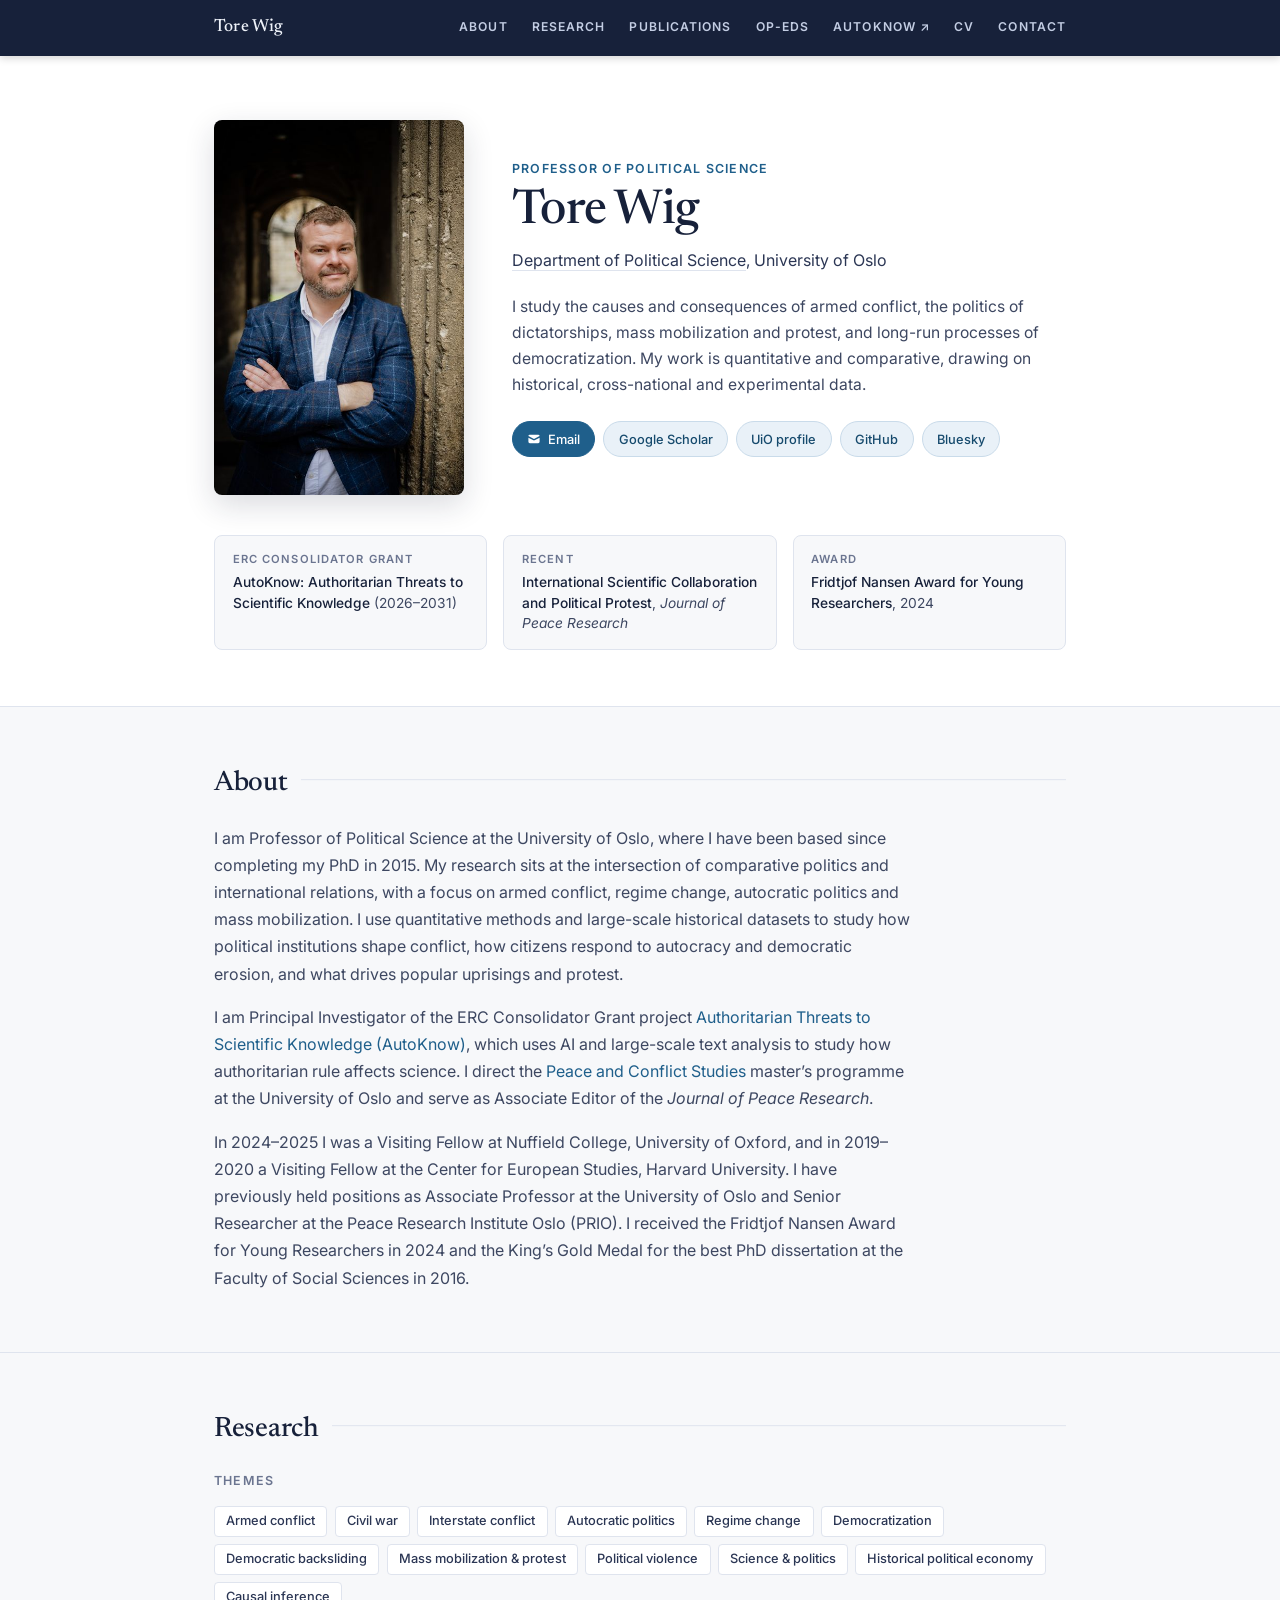
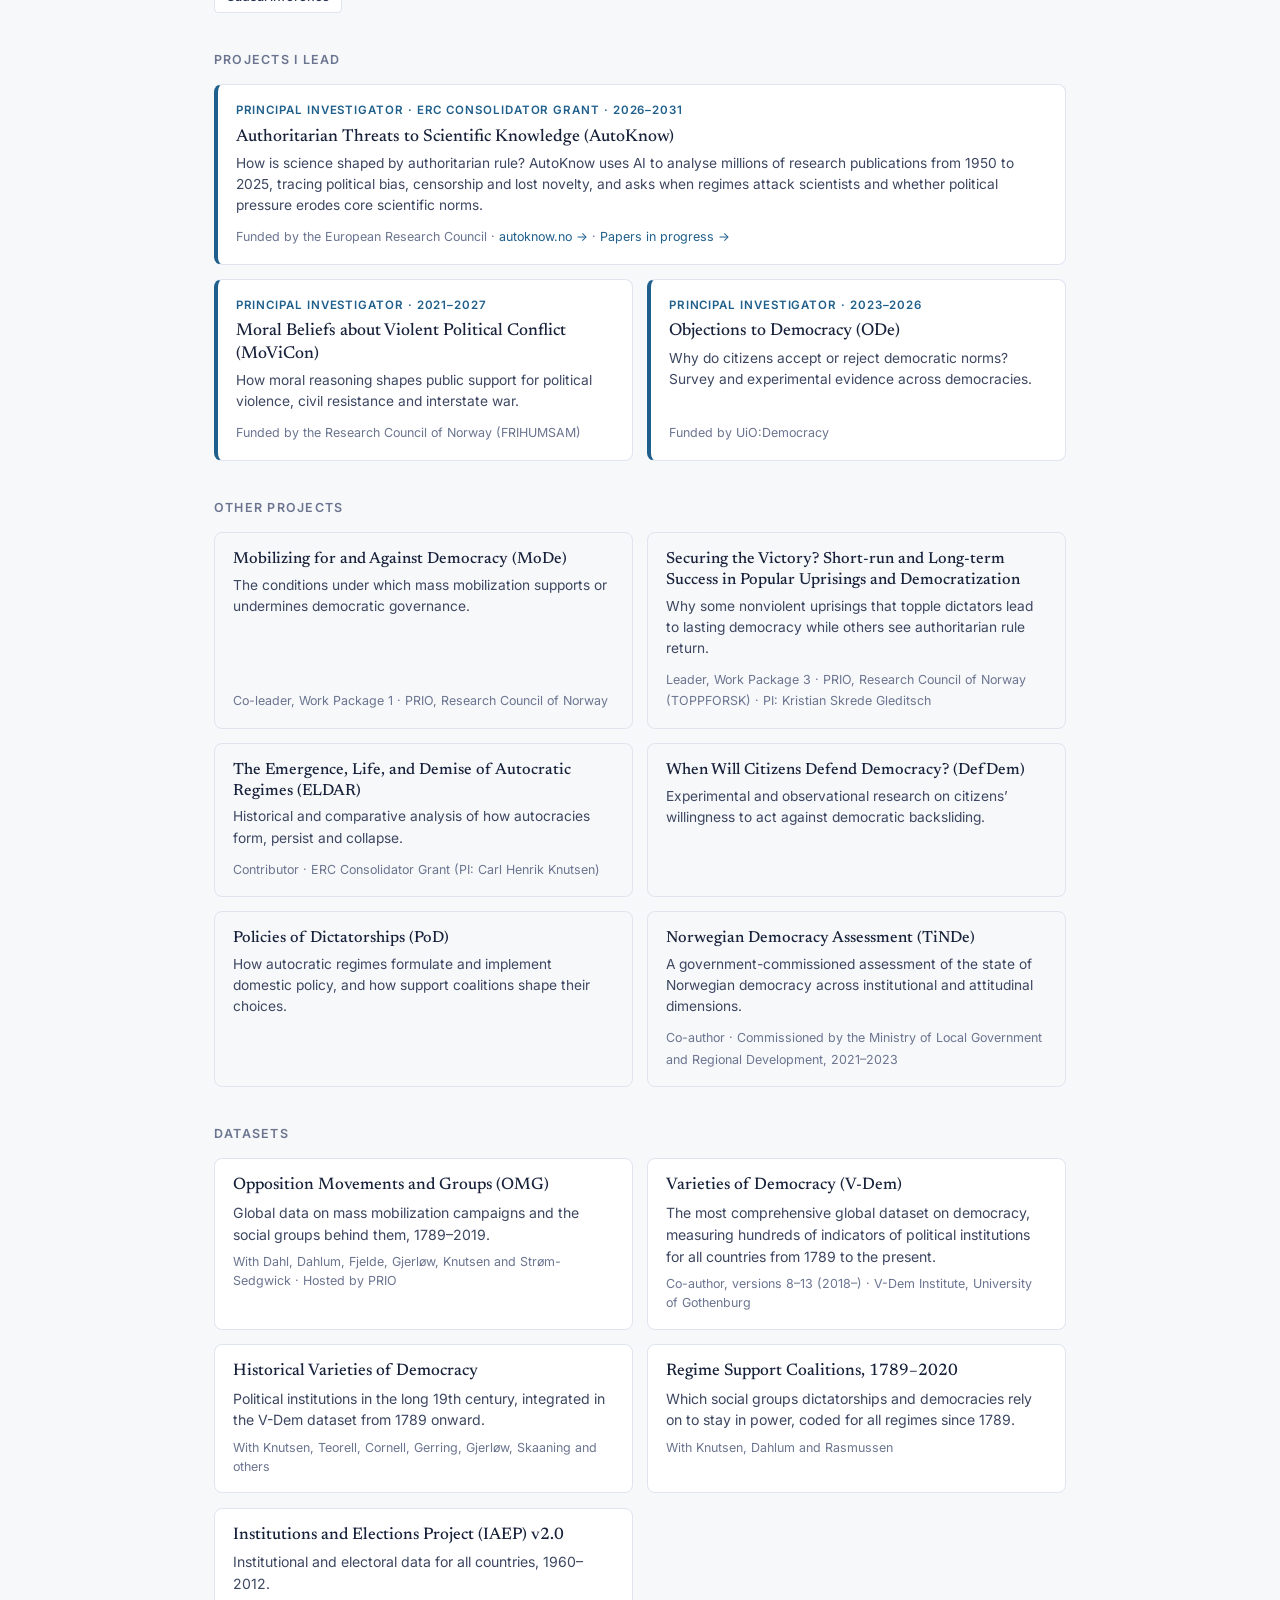
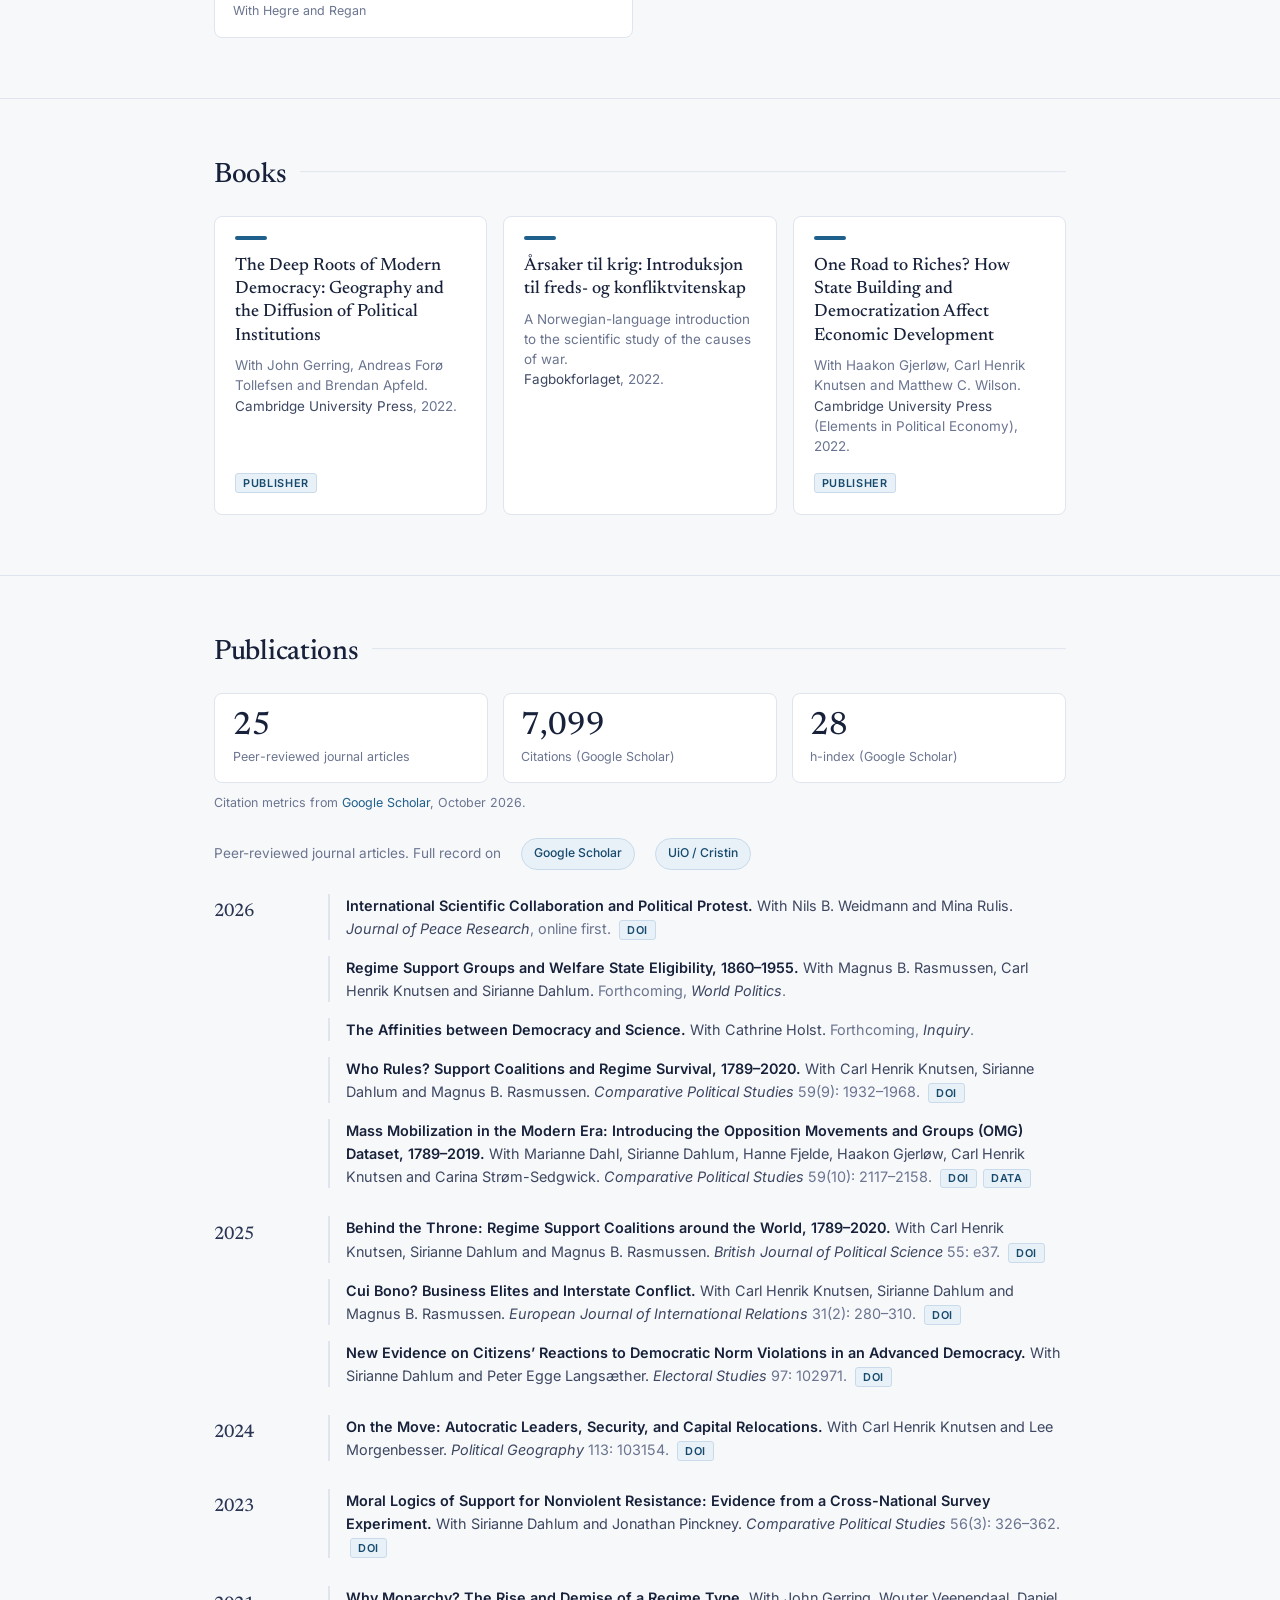
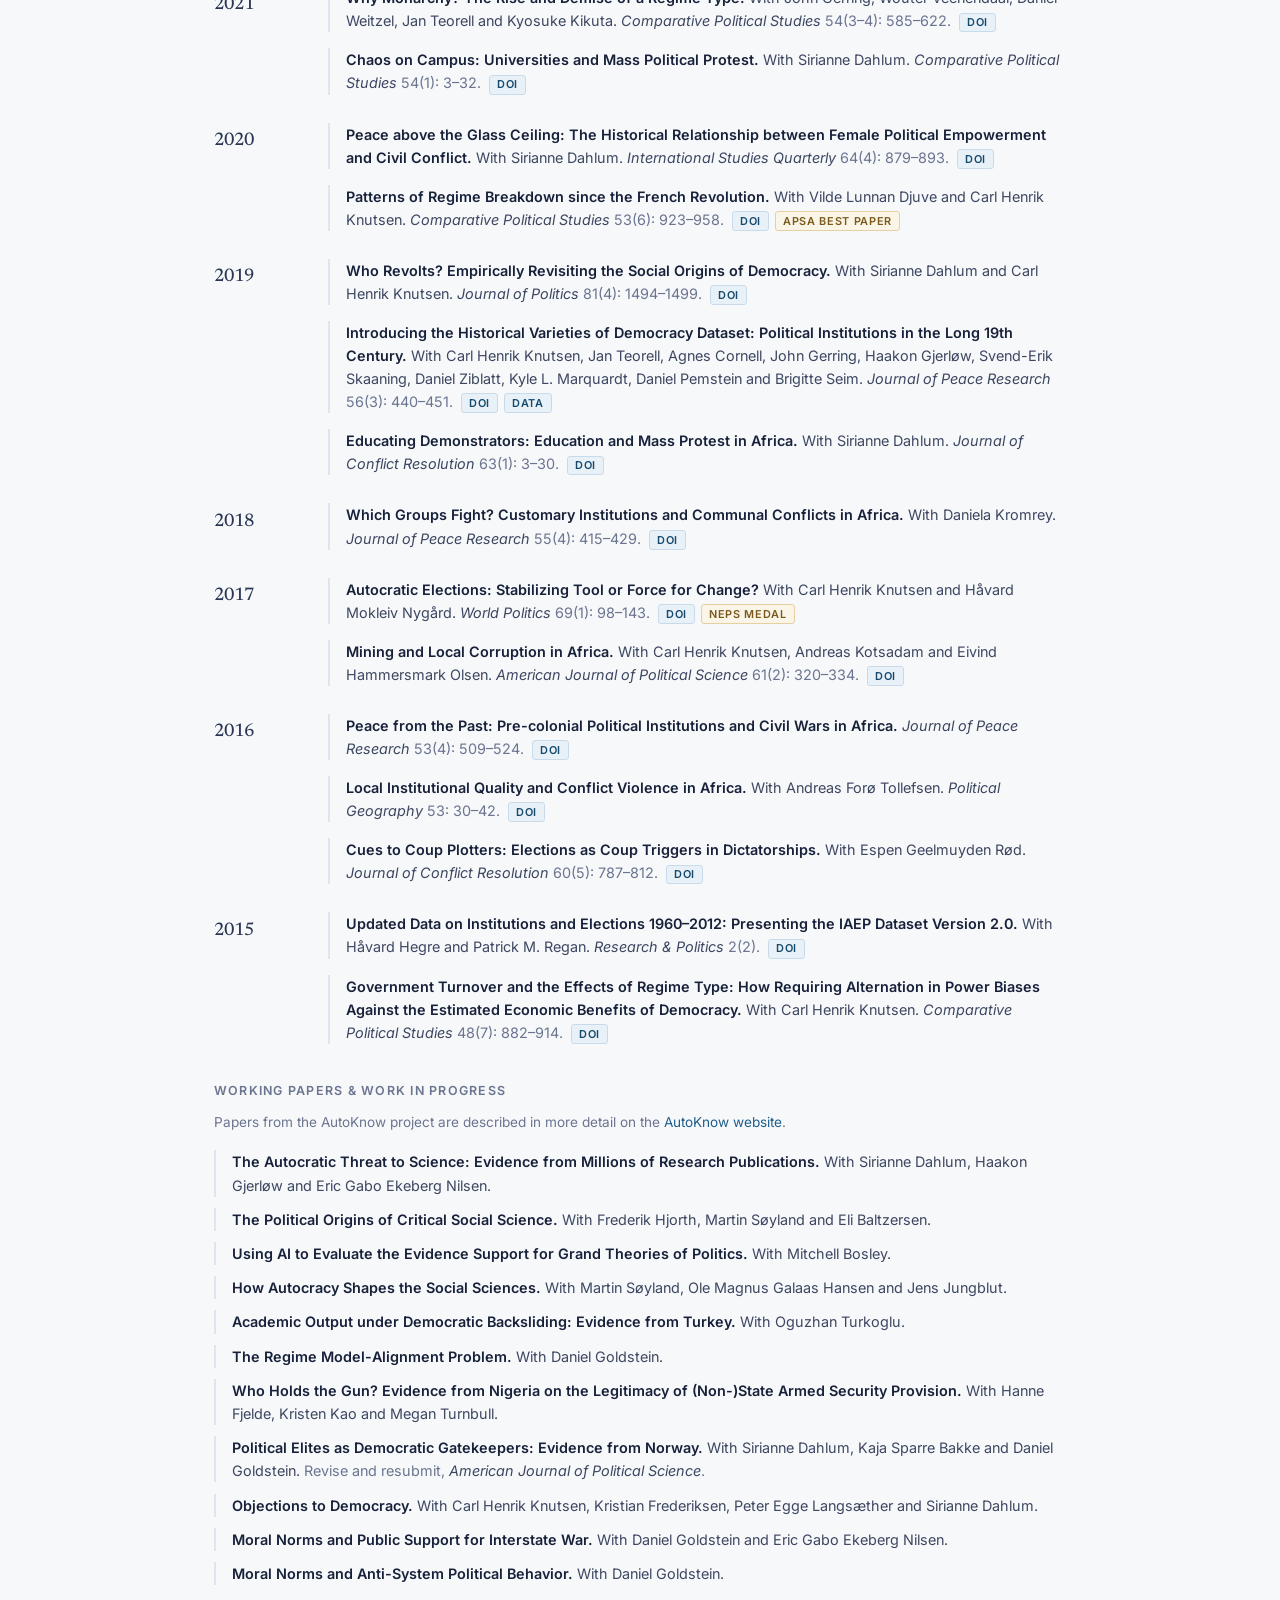
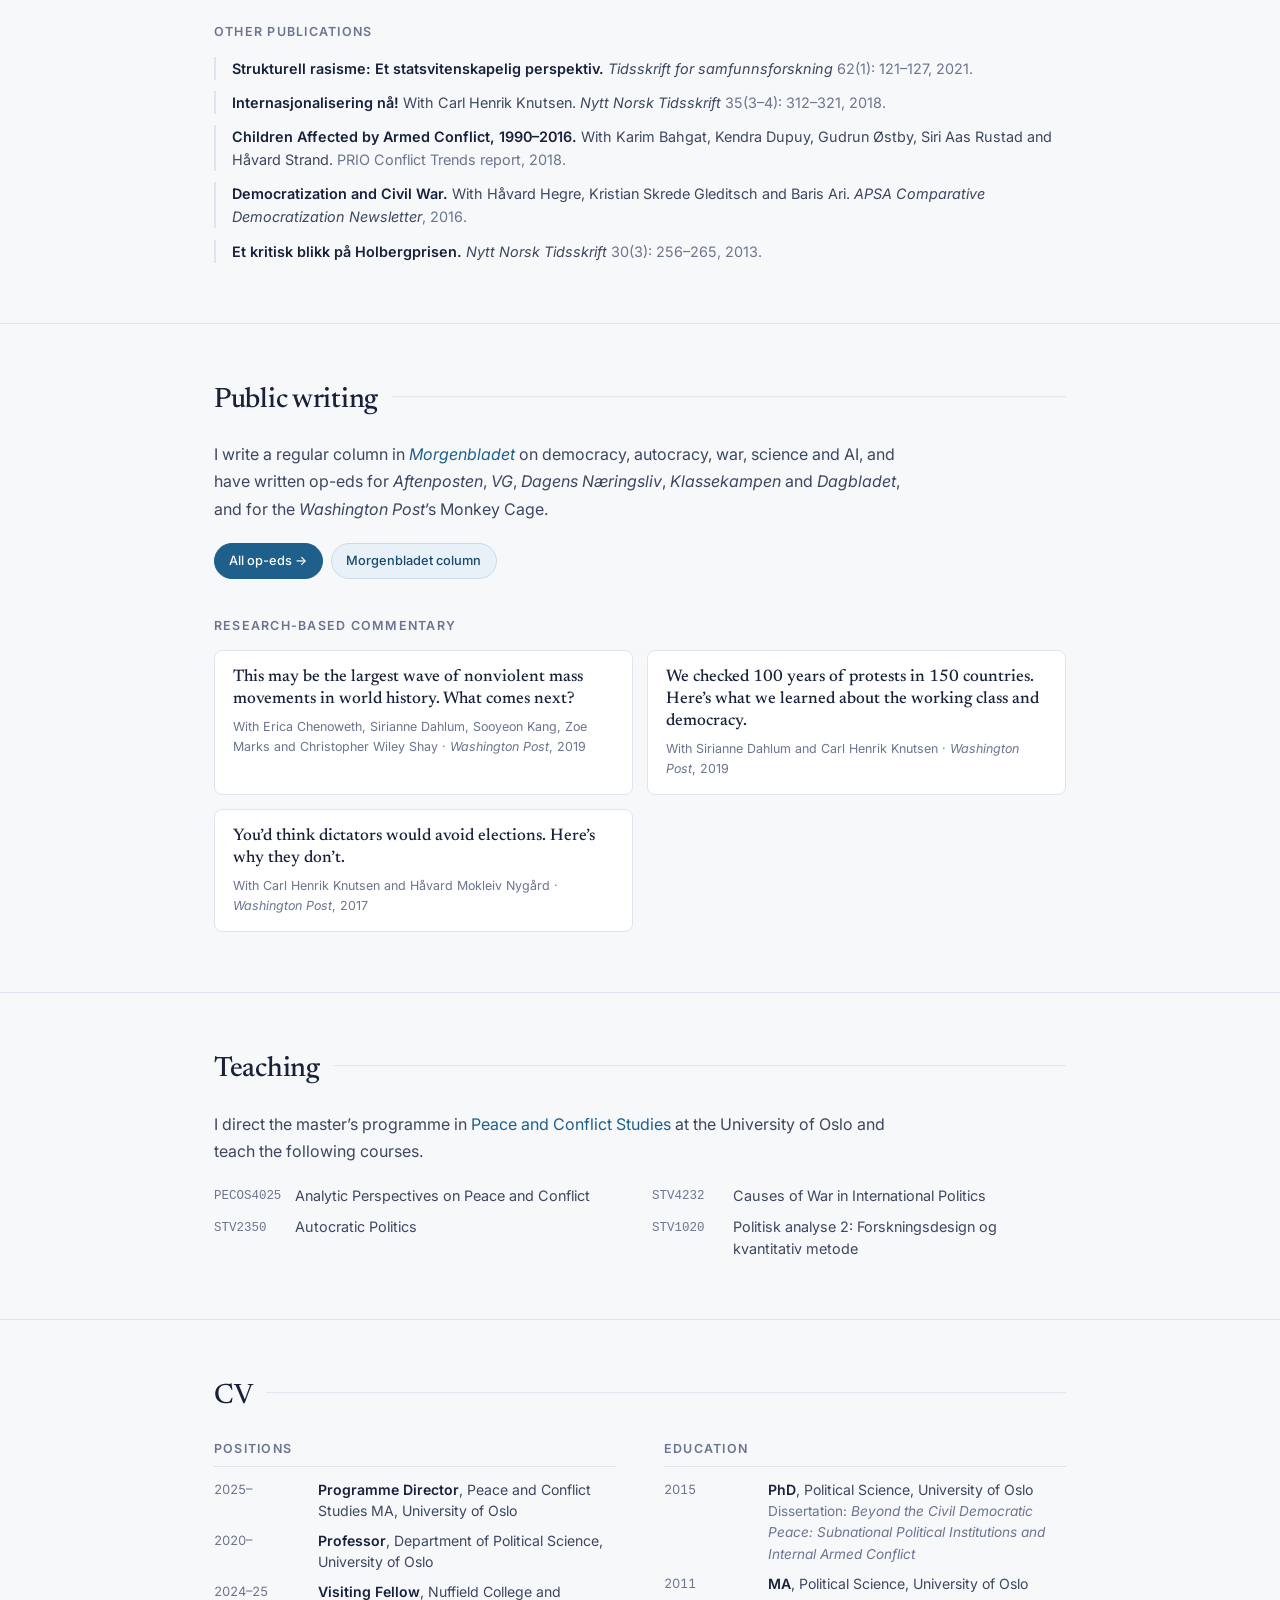
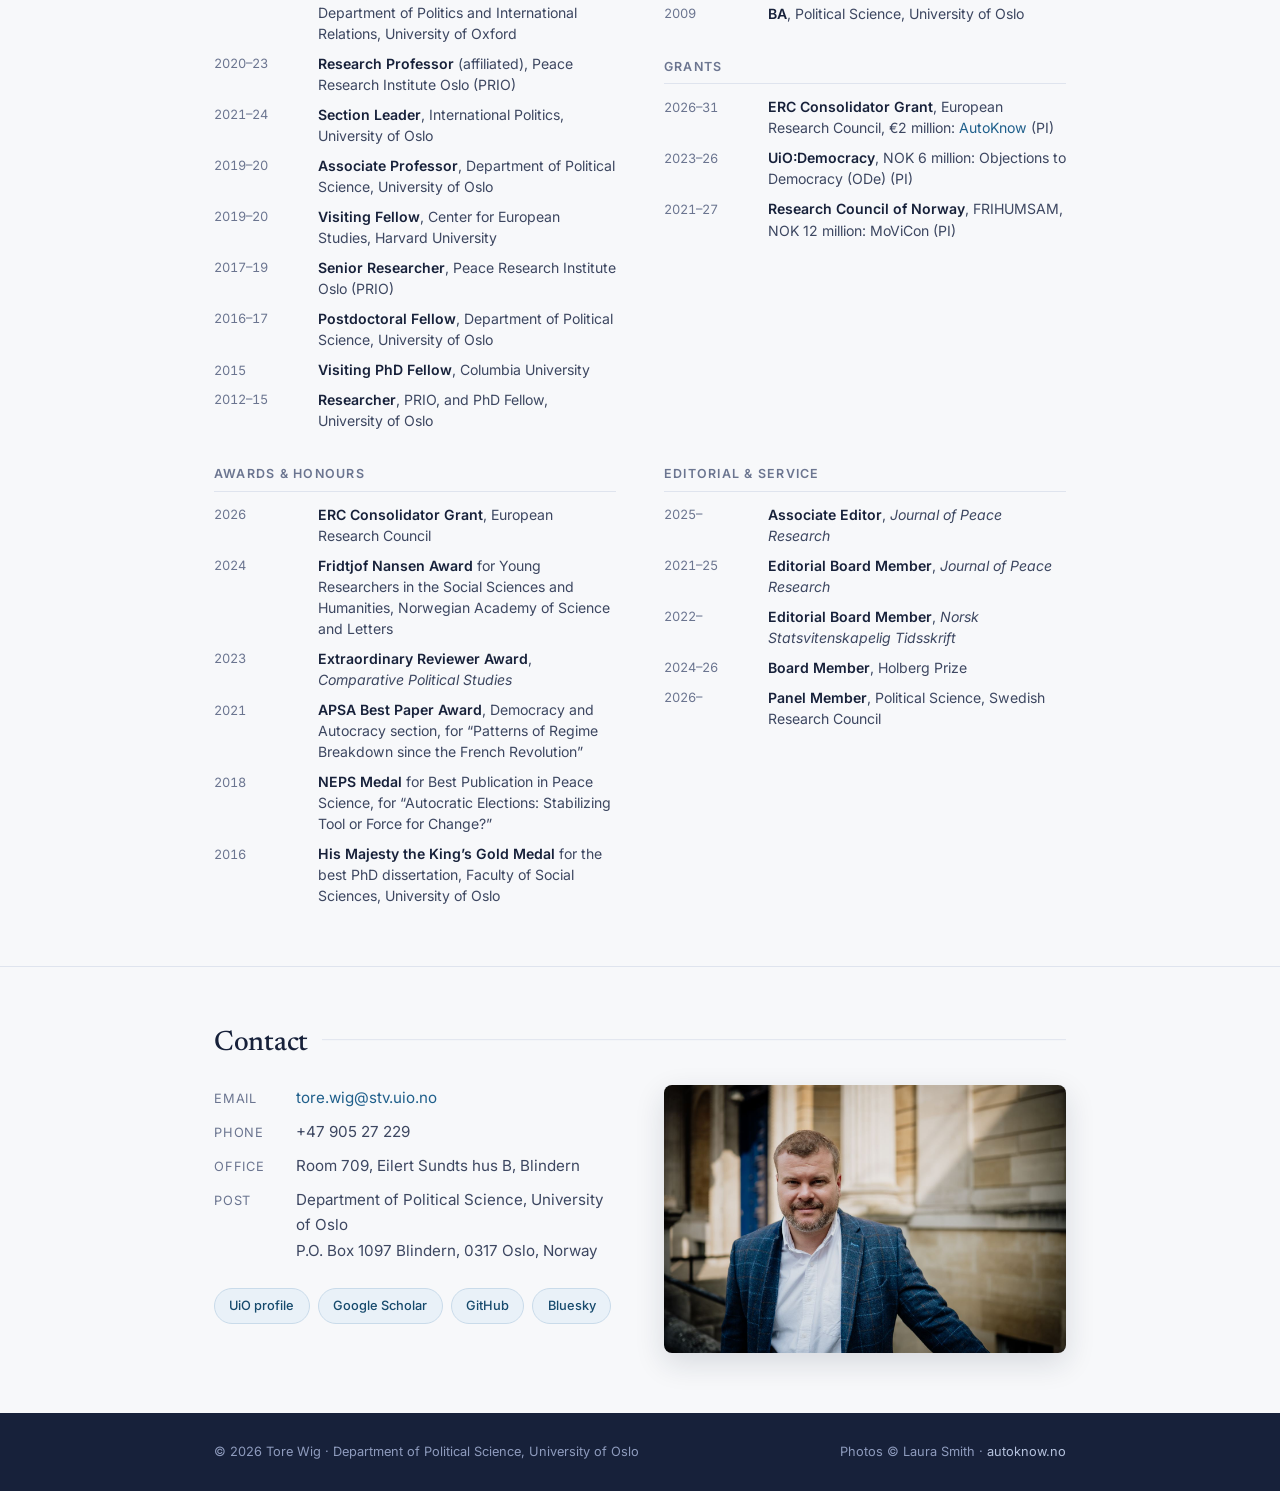
<file: index.html>
<!DOCTYPE html>
<html lang="en">
<head>
  <meta charset="UTF-8" />
  <meta name="viewport" content="width=device-width, initial-scale=1.0" />
  <title>Tore Wig — Professor of Political Science, University of Oslo</title>
  <meta name="description" content="Tore Wig is Professor of Political Science at the University of Oslo. He studies armed conflict, autocratic politics, mass mobilization and democratization, and leads the ERC project AutoKnow on authoritarian threats to science." />
  <meta name="author" content="Tore Wig" />
  <link rel="canonical" href="https://torewig.github.io/" />

  <!-- Social previews -->
  <meta property="og:type" content="profile" />
  <meta property="og:title" content="Tore Wig — Political Science, University of Oslo" />
  <meta property="og:description" content="Research on armed conflict, autocratic politics, mass mobilization and democratization. PI of the ERC project AutoKnow." />
  <meta property="og:image" content="https://torewig.github.io/img/tore-wig.jpg" />
  <meta property="og:url" content="https://torewig.github.io/" />
  <meta name="twitter:card" content="summary_large_image" />

  <link rel="icon" href="data:image/svg+xml,%3Csvg xmlns='http://www.w3.org/2000/svg' viewBox='0 0 64 64'%3E%3Crect width='64' height='64' rx='12' fill='%2317213a'/%3E%3Ctext x='32' y='42' text-anchor='middle' font-family='Georgia,serif' font-size='30' fill='%23eef2f9'%3ETW%3C/text%3E%3C/svg%3E" />

  <link rel="preconnect" href="https://fonts.googleapis.com" />
  <link rel="preconnect" href="https://fonts.gstatic.com" crossorigin />
  <link href="https://fonts.googleapis.com/css2?family=Inter:wght@400;500;600&family=Newsreader:ital,opsz,wght@0,6..72,400;0,6..72,500;1,6..72,400&display=swap" rel="stylesheet" />
  <link rel="stylesheet" href="style.css" />

  <script type="application/ld+json">
  {
    "@context": "https://schema.org",
    "@type": "Person",
    "name": "Tore Wig",
    "jobTitle": "Professor of Political Science",
    "affiliation": { "@type": "Organization", "name": "University of Oslo, Department of Political Science" },
    "email": "mailto:tore.wig@stv.uio.no",
    "url": "https://torewig.github.io/",
    "image": "https://torewig.github.io/img/tore-wig.jpg",
    "sameAs": [
      "https://www.sv.uio.no/isv/english/people/aca/torewig/",
      "https://scholar.google.com/citations?user=-VZ9_fAAAAAJ",
      "https://github.com/torewig",
      "https://bsky.app/profile/torewig.bsky.social"
    ]
  }
  </script>
</head>
<body>

<a class="skip-link" href="#about">Skip to content</a>

<!-- ── Navigation ──────────────────────────────────────────── -->
<nav class="site-nav" aria-label="Main">
  <div class="container">
    <a class="nav-name" href="#top">Tore Wig</a>
    <button class="nav-toggle" aria-expanded="false" aria-controls="nav-links" aria-label="Toggle navigation">
      <svg width="22" height="22" viewBox="0 0 24 24" fill="none" stroke="currentColor" stroke-width="2" stroke-linecap="round"><path d="M4 7h16M4 12h16M4 17h16"/></svg>
    </button>
    <ul class="nav-links" id="nav-links">
      <li><a href="#about">About</a></li>
      <li><a href="#research">Research</a></li>
      <li><a href="#publications">Publications</a></li>
      <li><a href="opeds.html">Op-eds</a></li>
      <li><a href="https://autoknow.no/" target="_blank" rel="noopener">AutoKnow &#8599;</a></li>
      <li><a href="#cv">CV</a></li>
      <li><a href="#contact">Contact</a></li>
    </ul>
  </div>
</nav>

<!-- ── Hero ────────────────────────────────────────────────── -->
<header id="top">
<section id="hero">
  <div class="container">
    <div class="hero-inner">
      <img
        class="hero-photo"
        src="img/tore-wig.jpg"
        srcset="img/tore-wig-small.jpg 480w, img/tore-wig.jpg 900w"
        sizes="(max-width: 720px) 180px, 250px"
        width="900" height="1350"
        alt="Portrait of Tore Wig"
        fetchpriority="high"
      />
      <div class="hero-text">
        <p class="hero-kicker">Professor of Political Science</p>
        <h1>Tore Wig</h1>
        <p class="hero-inst">
          <a href="https://www.sv.uio.no/isv/english/" target="_blank" rel="noopener">Department of Political Science</a>,
          University of Oslo
        </p>
        <p class="hero-interests">
          I study the causes and consequences of armed conflict, the politics of dictatorships,
          mass mobilization and protest, and long-run processes of democratization. My work is
          quantitative and comparative, drawing on historical, cross-national and experimental data.
        </p>
        <div class="hero-links">
          <a class="pill primary" href="mailto:tore.wig@stv.uio.no">
            <svg viewBox="0 0 20 20" fill="currentColor"><path d="M2.003 5.884L10 9.882l7.997-3.998A2 2 0 0016 4H4a2 2 0 00-1.997 1.884z"/><path d="M18 8.118l-8 4-8-4V14a2 2 0 002 2h12a2 2 0 002-2V8.118z"/></svg>
            Email
          </a>
          <a class="pill" href="https://scholar.google.com/citations?user=-VZ9_fAAAAAJ" target="_blank" rel="noopener">Google Scholar</a>
          <a class="pill" href="https://www.sv.uio.no/isv/english/people/aca/torewig/" target="_blank" rel="noopener">UiO profile</a>
          <a class="pill" href="https://github.com/torewig" target="_blank" rel="noopener">GitHub</a>
          <a class="pill" href="https://bsky.app/profile/torewig.bsky.social" target="_blank" rel="noopener">Bluesky</a>
        </div>
      </div>
    </div>

    <div class="highlights">
      <div class="highlight">
        <span class="label">ERC Consolidator Grant</span>
        <a href="https://autoknow.no/" target="_blank" rel="noopener">AutoKnow: Authoritarian Threats to Scientific Knowledge</a> (2026&ndash;2031)
      </div>
      <div class="highlight">
        <span class="label">Recent</span>
        <a href="https://doi.org/10.1093/jopres/xjag073" target="_blank" rel="noopener">International Scientific Collaboration and Political Protest</a>, <em>Journal of Peace Research</em>
      </div>
      <div class="highlight">
        <span class="label">Award</span>
        <a href="#cv">Fridtjof Nansen Award for Young Researchers</a>, 2024
      </div>
    </div>
  </div>
</section>
</header>

<main>

<!-- ── About ───────────────────────────────────────────────── -->
<section id="about">
  <div class="container">
    <h2 class="section-heading">About</h2>
    <div class="lede">
      <p>
        I am Professor of Political Science at the University of Oslo, where I have been based since
        completing my PhD in 2015. My research sits at the intersection of comparative politics and
        international relations, with a focus on armed conflict, regime change, autocratic politics
        and mass mobilization. I use quantitative methods and large-scale historical datasets to
        study how political institutions shape conflict, how citizens respond to autocracy and
        democratic erosion, and what drives popular uprisings and protest.
      </p>
      <p>
        I am Principal Investigator of the ERC Consolidator Grant project
        <a href="https://autoknow.no/" target="_blank" rel="noopener">Authoritarian Threats to Scientific Knowledge (AutoKnow)</a>, which uses
        AI and large-scale text analysis to study how authoritarian rule affects science. I direct
        the <a href="https://www.uio.no/english/studies/programmes/peace-master/" target="_blank" rel="noopener">Peace and Conflict Studies</a>
        master&rsquo;s programme at the University of Oslo and serve as Associate Editor of the
        <em>Journal of Peace Research</em>.
      </p>
      <p>
        In 2024&ndash;2025 I was a Visiting Fellow at Nuffield College, University of Oxford, and in
        2019&ndash;2020 a Visiting Fellow at the Center for European Studies, Harvard University. I have
        previously held positions as Associate Professor at the University of Oslo and Senior
        Researcher at the Peace Research Institute Oslo (PRIO). I received the Fridtjof Nansen Award
        for Young Researchers in 2024 and the King&rsquo;s Gold Medal for the best PhD dissertation
        at the Faculty of Social Sciences in 2016.
      </p>
    </div>
  </div>
</section>

<!-- ── Research ────────────────────────────────────────────── -->
<section id="research">
  <div class="container">
    <h2 class="section-heading">Research</h2>

    <p class="subheading">Themes</p>
    <div class="tag-cloud">
      <span class="tag">Armed conflict</span>
      <span class="tag">Civil war</span>
      <span class="tag">Interstate conflict</span>
      <span class="tag">Autocratic politics</span>
      <span class="tag">Regime change</span>
      <span class="tag">Democratization</span>
      <span class="tag">Democratic backsliding</span>
      <span class="tag">Mass mobilization &amp; protest</span>
      <span class="tag">Political violence</span>
      <span class="tag">Science &amp; politics</span>
      <span class="tag">Historical political economy</span>
      <span class="tag">Causal inference</span>
    </div>

    <p class="subheading">Projects I lead</p>
    <div class="projects-grid">
      <div class="project-card featured">
        <span class="role">Principal Investigator &middot; ERC Consolidator Grant &middot; 2026&ndash;2031</span>
        <h4><a href="https://autoknow.no/" target="_blank" rel="noopener">Authoritarian Threats to Scientific Knowledge (AutoKnow)</a></h4>
        <p>How is science shaped by authoritarian rule? AutoKnow uses AI to analyse millions of research publications from 1950 to 2025, tracing political bias, censorship and lost novelty, and asks when regimes attack scientists and whether political pressure erodes core scientific norms.</p>
        <span class="meta">Funded by the European Research Council &middot; <a href="https://autoknow.no/" target="_blank" rel="noopener">autoknow.no &rarr;</a> &middot; <a href="https://autoknow.no/papers.html" target="_blank" rel="noopener">Papers in progress &rarr;</a></span>
      </div>
      <div class="project-card pi">
        <span class="role">Principal Investigator &middot; 2021&ndash;2027</span>
        <h4><a href="https://www.sv.uio.no/isv/english/research/projects/movicon/" target="_blank" rel="noopener">Moral Beliefs about Violent Political Conflict (MoViCon)</a></h4>
        <p>How moral reasoning shapes public support for political violence, civil resistance and interstate war.</p>
        <span class="meta">Funded by the Research Council of Norway (FRIHUMSAM)</span>
      </div>
      <div class="project-card pi">
        <span class="role">Principal Investigator &middot; 2023&ndash;2026</span>
        <h4><a href="https://www.sv.uio.no/isv/forskning/prosjekter/innvendinger-mot-demokrati/index.html" target="_blank" rel="noopener">Objections to Democracy (ODe)</a></h4>
        <p>Why do citizens accept or reject democratic norms? Survey and experimental evidence across democracies.</p>
        <span class="meta">Funded by UiO:Democracy</span>
      </div>
    </div>

    <p class="subheading">Other projects</p>
    <div class="projects-grid">
      <div class="project-card minor">
        <h4><a href="https://www.prio.org/Projects/Project/?x=1867" target="_blank" rel="noopener">Mobilizing for and Against Democracy (MoDe)</a></h4>
        <p>The conditions under which mass mobilization supports or undermines democratic governance.</p>
        <span class="meta">Co-leader, Work Package 1 &middot; PRIO, Research Council of Norway</span>
      </div>
      <div class="project-card minor">
        <h4><a href="https://www.prio.org/projects/1790" target="_blank" rel="noopener">Securing the Victory? Short-run and Long-term Success in Popular Uprisings and Democratization</a></h4>
        <p>Why some nonviolent uprisings that topple dictators lead to lasting democracy while others see authoritarian rule return.</p>
        <span class="meta">Leader, Work Package 3 &middot; PRIO, Research Council of Norway (TOPPFORSK) &middot; PI: Kristian Skrede Gleditsch</span>
      </div>
      <div class="project-card minor">
        <h4><a href="https://www.sv.uio.no/isv/forskning/prosjekter/eldar/index.html" target="_blank" rel="noopener">The Emergence, Life, and Demise of Autocratic Regimes (ELDAR)</a></h4>
        <p>Historical and comparative analysis of how autocracies form, persist and collapse.</p>
        <span class="meta">Contributor &middot; ERC Consolidator Grant (PI: Carl Henrik Knutsen)</span>
      </div>
      <div class="project-card minor">
        <h4><a href="https://www.sv.uio.no/isv/forskning/prosjekter/defdem/index.html" target="_blank" rel="noopener">When Will Citizens Defend Democracy? (DefDem)</a></h4>
        <p>Experimental and observational research on citizens&rsquo; willingness to act against democratic backsliding.</p>
      </div>
      <div class="project-card minor">
        <h4><a href="https://www.sv.uio.no/isv/forskning/prosjekter/policies-of-dictatorships/index.html" target="_blank" rel="noopener">Policies of Dictatorships (PoD)</a></h4>
        <p>How autocratic regimes formulate and implement domestic policy, and how support coalitions shape their choices.</p>
      </div>
      <div class="project-card minor">
        <h4><a href="https://www.sv.uio.no/isv/forskning/prosjekter/tilstandsanalyse-av-det-norske-demokratiet/index.html" target="_blank" rel="noopener">Norwegian Democracy Assessment (TiNDe)</a></h4>
        <p>A government-commissioned assessment of the state of Norwegian democracy across institutional and attitudinal dimensions.</p>
        <span class="meta">Co-author &middot; Commissioned by the Ministry of Local Government and Regional Development, 2021&ndash;2023</span>
      </div>
    </div>

    <p class="subheading">Datasets</p>
    <div class="card-grid">
      <div class="card">
        <h4><a href="https://www.prio.org/data/39" target="_blank" rel="noopener">Opposition Movements and Groups (OMG)</a></h4>
        Global data on mass mobilization campaigns and the social groups behind them, 1789&ndash;2019.
        <div class="meta">With Dahl, Dahlum, Fjelde, Gjerl&oslash;w, Knutsen and Str&oslash;m-Sedgwick &middot; Hosted by PRIO</div>
      </div>
      <div class="card">
        <h4><a href="https://www.v-dem.net/data/the-v-dem-dataset/" target="_blank" rel="noopener">Varieties of Democracy (V-Dem)</a></h4>
        The most comprehensive global dataset on democracy, measuring hundreds of indicators of political institutions for all countries from 1789 to the present.
        <div class="meta">Co-author, versions 8&ndash;13 (2018&ndash;) &middot; V-Dem Institute, University of Gothenburg</div>
      </div>
      <div class="card">
        <h4><a href="https://doi.org/10.1177/0022343318823866" target="_blank" rel="noopener">Historical Varieties of Democracy</a></h4>
        Political institutions in the long 19th century, integrated in the V-Dem dataset from 1789 onward.
        <div class="meta">With Knutsen, Teorell, Cornell, Gerring, Gjerl&oslash;w, Skaaning and others</div>
      </div>
      <div class="card">
        <h4><a href="https://doi.org/10.1177/00104140251369338" target="_blank" rel="noopener">Regime Support Coalitions, 1789&ndash;2020</a></h4>
        Which social groups dictatorships and democracies rely on to stay in power, coded for all regimes since 1789.
        <div class="meta">With Knutsen, Dahlum and Rasmussen</div>
      </div>
      <div class="card">
        <h4><a href="https://doi.org/10.1177/2053168015579120" target="_blank" rel="noopener">Institutions and Elections Project (IAEP) v2.0</a></h4>
        Institutional and electoral data for all countries, 1960&ndash;2012.
        <div class="meta">With Hegre and Regan</div>
      </div>
    </div>
  </div>
</section>

<!-- ── Books ────────────────────────────────────────────────── -->
<section id="books">
  <div class="container">
    <h2 class="section-heading">Books</h2>
    <div class="books-list">
      <div class="book-item">
        <span class="spine"></span>
        <h3><a href="https://doi.org/10.1017/9781009115223" target="_blank" rel="noopener">The Deep Roots of Modern Democracy: Geography and the Diffusion of Political Institutions</a></h3>
        <p class="book-meta">
          With John Gerring, Andreas For&oslash; Tollefsen and Brendan Apfeld.<br />
          <span class="pubname">Cambridge University Press</span>, 2022.
        </p>
        <div class="links"><a class="chip" href="https://doi.org/10.1017/9781009115223" target="_blank" rel="noopener">Publisher</a></div>
      </div>
      <div class="book-item">
        <span class="spine"></span>
        <h3>&Aring;rsaker til krig: Introduksjon til freds- og konfliktvitenskap</h3>
        <p class="book-meta">
          A Norwegian-language introduction to the scientific study of the causes of war.<br />
          <span class="pubname">Fagbokforlaget</span>, 2022.
        </p>
      </div>
      <div class="book-item">
        <span class="spine"></span>
        <h3><a href="https://doi.org/10.1017/9781009053693" target="_blank" rel="noopener">One Road to Riches? How State Building and Democratization Affect Economic Development</a></h3>
        <p class="book-meta">
          With Haakon Gjerl&oslash;w, Carl Henrik Knutsen and Matthew C. Wilson.<br />
          <span class="pubname">Cambridge University Press</span> (Elements in Political Economy), 2022.
        </p>
        <div class="links"><a class="chip" href="https://doi.org/10.1017/9781009053693" target="_blank" rel="noopener">Publisher</a></div>
      </div>
    </div>
  </div>
</section>

<!-- ── Publications ─────────────────────────────────────────── -->
<section id="publications">
  <div class="container">
    <h2 class="section-heading">Publications</h2>

    <div class="pub-stats">
      <div class="pub-stat"><span class="num">25</span><span class="lbl">Peer-reviewed journal articles</span></div>
      <div class="pub-stat"><span class="num">7,099</span><span class="lbl">Citations (Google Scholar)</span></div>
      <div class="pub-stat"><span class="num">28</span><span class="lbl">h-index (Google Scholar)</span></div>
    </div>
    <p class="pub-stats-note">Citation metrics from <a href="https://scholar.google.com/citations?user=-VZ9_fAAAAAJ" target="_blank" rel="noopener">Google Scholar</a>, October 2026.</p>

    <div class="pub-tools">
      <span>Peer-reviewed journal articles. Full record on</span>
      <a class="pill" href="https://scholar.google.com/citations?user=-VZ9_fAAAAAJ" target="_blank" rel="noopener">Google Scholar</a>
      <a class="pill" href="https://www.sv.uio.no/isv/english/people/aca/torewig/" target="_blank" rel="noopener">UiO / Cristin</a>
    </div>

    <!-- 2026 & forthcoming -->
    <div class="pub-year-group">
      <h3 class="pub-year">2026</h3>
      <ul class="pub-list">
        <li>
          <span class="pub-title"><a href="https://doi.org/10.1093/jopres/xjag073" target="_blank" rel="noopener">International Scientific Collaboration and Political Protest.</a></span>
          <span class="pub-authors">With Nils B. Weidmann and Mina Rulis.</span>
          <span class="pub-venue"><em>Journal of Peace Research</em>, online first.</span>
          <span class="pub-links"><a class="chip" href="https://doi.org/10.1093/jopres/xjag073" target="_blank" rel="noopener">DOI</a></span>
        </li>
        <li>
          <span class="pub-title">Regime Support Groups and Welfare State Eligibility, 1860&ndash;1955.</span>
          <span class="pub-authors">With Magnus B. Rasmussen, Carl Henrik Knutsen and Sirianne Dahlum.</span>
          <span class="pub-venue">Forthcoming, <em>World Politics</em>.</span>
        </li>
        <li>
          <span class="pub-title">The Affinities between Democracy and Science.</span>
          <span class="pub-authors">With Cathrine Holst.</span>
          <span class="pub-venue">Forthcoming, <em>Inquiry</em>.</span>
        </li>
        <li>
          <span class="pub-title"><a href="https://doi.org/10.1177/00104140251369338" target="_blank" rel="noopener">Who Rules? Support Coalitions and Regime Survival, 1789&ndash;2020.</a></span>
          <span class="pub-authors">With Carl Henrik Knutsen, Sirianne Dahlum and Magnus B. Rasmussen.</span>
          <span class="pub-venue"><em>Comparative Political Studies</em> 59(9): 1932&ndash;1968.</span>
          <span class="pub-links"><a class="chip" href="https://doi.org/10.1177/00104140251369338" target="_blank" rel="noopener">DOI</a></span>
        </li>
        <li>
          <span class="pub-title"><a href="https://doi.org/10.1177/00104140251369330" target="_blank" rel="noopener">Mass Mobilization in the Modern Era: Introducing the Opposition Movements and Groups (OMG) Dataset, 1789&ndash;2019.</a></span>
          <span class="pub-authors">With Marianne Dahl, Sirianne Dahlum, Hanne Fjelde, Haakon Gjerl&oslash;w, Carl Henrik Knutsen and Carina Str&oslash;m-Sedgwick.</span>
          <span class="pub-venue"><em>Comparative Political Studies</em> 59(10): 2117&ndash;2158.</span>
          <span class="pub-links"><a class="chip" href="https://doi.org/10.1177/00104140251369330" target="_blank" rel="noopener">DOI</a><a class="chip" href="https://www.prio.org/data/39" target="_blank" rel="noopener">Data</a></span>
        </li>
      </ul>
    </div>

    <!-- 2025 -->
    <div class="pub-year-group">
      <h3 class="pub-year">2025</h3>
      <ul class="pub-list">
        <li>
          <span class="pub-title"><a href="https://doi.org/10.1017/S0007123424000656" target="_blank" rel="noopener">Behind the Throne: Regime Support Coalitions around the World, 1789&ndash;2020.</a></span>
          <span class="pub-authors">With Carl Henrik Knutsen, Sirianne Dahlum and Magnus B. Rasmussen.</span>
          <span class="pub-venue"><em>British Journal of Political Science</em> 55: e37.</span>
          <span class="pub-links"><a class="chip" href="https://doi.org/10.1017/S0007123424000656" target="_blank" rel="noopener">DOI</a></span>
        </li>
        <li>
          <span class="pub-title"><a href="https://doi.org/10.1177/13540661251327116" target="_blank" rel="noopener">Cui Bono? Business Elites and Interstate Conflict.</a></span>
          <span class="pub-authors">With Carl Henrik Knutsen, Sirianne Dahlum and Magnus B. Rasmussen.</span>
          <span class="pub-venue"><em>European Journal of International Relations</em> 31(2): 280&ndash;310.</span>
          <span class="pub-links"><a class="chip" href="https://doi.org/10.1177/13540661251327116" target="_blank" rel="noopener">DOI</a></span>
        </li>
        <li>
          <span class="pub-title"><a href="https://doi.org/10.1016/j.electstud.2025.102971" target="_blank" rel="noopener">New Evidence on Citizens&rsquo; Reactions to Democratic Norm Violations in an Advanced Democracy.</a></span>
          <span class="pub-authors">With Sirianne Dahlum and Peter Egge Langs&aelig;ther.</span>
          <span class="pub-venue"><em>Electoral Studies</em> 97: 102971.</span>
          <span class="pub-links"><a class="chip" href="https://doi.org/10.1016/j.electstud.2025.102971" target="_blank" rel="noopener">DOI</a></span>
        </li>
      </ul>
    </div>

    <!-- 2024 -->
    <div class="pub-year-group">
      <h3 class="pub-year">2024</h3>
      <ul class="pub-list">
        <li>
          <span class="pub-title"><a href="https://doi.org/10.1016/j.polgeo.2024.103154" target="_blank" rel="noopener">On the Move: Autocratic Leaders, Security, and Capital Relocations.</a></span>
          <span class="pub-authors">With Carl Henrik Knutsen and Lee Morgenbesser.</span>
          <span class="pub-venue"><em>Political Geography</em> 113: 103154.</span>
          <span class="pub-links"><a class="chip" href="https://doi.org/10.1016/j.polgeo.2024.103154" target="_blank" rel="noopener">DOI</a></span>
        </li>
      </ul>
    </div>

    <!-- 2023 -->
    <div class="pub-year-group">
      <h3 class="pub-year">2023</h3>
      <ul class="pub-list">
        <li>
          <span class="pub-title"><a href="https://doi.org/10.1177/00104140221100198" target="_blank" rel="noopener">Moral Logics of Support for Nonviolent Resistance: Evidence from a Cross-National Survey Experiment.</a></span>
          <span class="pub-authors">With Sirianne Dahlum and Jonathan Pinckney.</span>
          <span class="pub-venue"><em>Comparative Political Studies</em> 56(3): 326&ndash;362.</span>
          <span class="pub-links"><a class="chip" href="https://doi.org/10.1177/00104140221100198" target="_blank" rel="noopener">DOI</a></span>
        </li>
      </ul>
    </div>

    <!-- 2021 -->
    <div class="pub-year-group">
      <h3 class="pub-year">2021</h3>
      <ul class="pub-list">
        <li>
          <span class="pub-title"><a href="https://doi.org/10.1177/0010414020938090" target="_blank" rel="noopener">Why Monarchy? The Rise and Demise of a Regime Type.</a></span>
          <span class="pub-authors">With John Gerring, Wouter Veenendaal, Daniel Weitzel, Jan Teorell and Kyosuke Kikuta.</span>
          <span class="pub-venue"><em>Comparative Political Studies</em> 54(3&ndash;4): 585&ndash;622.</span>
          <span class="pub-links"><a class="chip" href="https://doi.org/10.1177/0010414020938090" target="_blank" rel="noopener">DOI</a></span>
        </li>
        <li>
          <span class="pub-title"><a href="https://doi.org/10.1177/0010414020919902" target="_blank" rel="noopener">Chaos on Campus: Universities and Mass Political Protest.</a></span>
          <span class="pub-authors">With Sirianne Dahlum.</span>
          <span class="pub-venue"><em>Comparative Political Studies</em> 54(1): 3&ndash;32.</span>
          <span class="pub-links"><a class="chip" href="https://doi.org/10.1177/0010414020919902" target="_blank" rel="noopener">DOI</a></span>
        </li>
      </ul>
    </div>

    <!-- 2020 -->
    <div class="pub-year-group">
      <h3 class="pub-year">2020</h3>
      <ul class="pub-list">
        <li>
          <span class="pub-title"><a href="https://doi.org/10.1093/isq/sqaa066" target="_blank" rel="noopener">Peace above the Glass Ceiling: The Historical Relationship between Female Political Empowerment and Civil Conflict.</a></span>
          <span class="pub-authors">With Sirianne Dahlum.</span>
          <span class="pub-venue"><em>International Studies Quarterly</em> 64(4): 879&ndash;893.</span>
          <span class="pub-links"><a class="chip" href="https://doi.org/10.1093/isq/sqaa066" target="_blank" rel="noopener">DOI</a></span>
        </li>
        <li>
          <span class="pub-title"><a href="https://doi.org/10.1177/0010414019879953" target="_blank" rel="noopener">Patterns of Regime Breakdown since the French Revolution.</a></span>
          <span class="pub-authors">With Vilde Lunnan Djuve and Carl Henrik Knutsen.</span>
          <span class="pub-venue"><em>Comparative Political Studies</em> 53(6): 923&ndash;958.</span>
          <span class="pub-links"><a class="chip" href="https://doi.org/10.1177/0010414019879953" target="_blank" rel="noopener">DOI</a><span class="chip award" title="APSA Democracy and Autocracy section, Best Paper Award 2021">APSA Best Paper</span></span>
        </li>
      </ul>
    </div>

    <!-- 2019 -->
    <div class="pub-year-group">
      <h3 class="pub-year">2019</h3>
      <ul class="pub-list">
        <li>
          <span class="pub-title"><a href="https://doi.org/10.1086/704699" target="_blank" rel="noopener">Who Revolts? Empirically Revisiting the Social Origins of Democracy.</a></span>
          <span class="pub-authors">With Sirianne Dahlum and Carl Henrik Knutsen.</span>
          <span class="pub-venue"><em>Journal of Politics</em> 81(4): 1494&ndash;1499.</span>
          <span class="pub-links"><a class="chip" href="https://doi.org/10.1086/704699" target="_blank" rel="noopener">DOI</a></span>
        </li>
        <li>
          <span class="pub-title"><a href="https://doi.org/10.1177/0022343318823866" target="_blank" rel="noopener">Introducing the Historical Varieties of Democracy Dataset: Political Institutions in the Long 19th Century.</a></span>
          <span class="pub-authors">With Carl Henrik Knutsen, Jan Teorell, Agnes Cornell, John Gerring, Haakon Gjerl&oslash;w, Svend-Erik Skaaning, Daniel Ziblatt, Kyle L. Marquardt, Daniel Pemstein and Brigitte Seim.</span>
          <span class="pub-venue"><em>Journal of Peace Research</em> 56(3): 440&ndash;451.</span>
          <span class="pub-links"><a class="chip" href="https://doi.org/10.1177/0022343318823866" target="_blank" rel="noopener">DOI</a><a class="chip" href="https://www.v-dem.net/data/the-v-dem-dataset/" target="_blank" rel="noopener">Data</a></span>
        </li>
        <li>
          <span class="pub-title"><a href="https://doi.org/10.1177/0022002717721394" target="_blank" rel="noopener">Educating Demonstrators: Education and Mass Protest in Africa.</a></span>
          <span class="pub-authors">With Sirianne Dahlum.</span>
          <span class="pub-venue"><em>Journal of Conflict Resolution</em> 63(1): 3&ndash;30.</span>
          <span class="pub-links"><a class="chip" href="https://doi.org/10.1177/0022002717721394" target="_blank" rel="noopener">DOI</a></span>
        </li>
      </ul>
    </div>

    <!-- 2018 -->
    <div class="pub-year-group">
      <h3 class="pub-year">2018</h3>
      <ul class="pub-list">
        <li>
          <span class="pub-title"><a href="https://doi.org/10.1177/0022343317740416" target="_blank" rel="noopener">Which Groups Fight? Customary Institutions and Communal Conflicts in Africa.</a></span>
          <span class="pub-authors">With Daniela Kromrey.</span>
          <span class="pub-venue"><em>Journal of Peace Research</em> 55(4): 415&ndash;429.</span>
          <span class="pub-links"><a class="chip" href="https://doi.org/10.1177/0022343317740416" target="_blank" rel="noopener">DOI</a></span>
        </li>
      </ul>
    </div>

    <!-- 2017 -->
    <div class="pub-year-group">
      <h3 class="pub-year">2017</h3>
      <ul class="pub-list">
        <li>
          <span class="pub-title"><a href="https://doi.org/10.1017/S0043887116000149" target="_blank" rel="noopener">Autocratic Elections: Stabilizing Tool or Force for Change?</a></span>
          <span class="pub-authors">With Carl Henrik Knutsen and H&aring;vard Mokleiv Nyg&aring;rd.</span>
          <span class="pub-venue"><em>World Politics</em> 69(1): 98&ndash;143.</span>
          <span class="pub-links"><a class="chip" href="https://doi.org/10.1017/S0043887116000149" target="_blank" rel="noopener">DOI</a><span class="chip award" title="NEPS Medal for best publication in Peace Science, 2018">NEPS Medal</span></span>
        </li>
        <li>
          <span class="pub-title"><a href="https://doi.org/10.1111/ajps.12268" target="_blank" rel="noopener">Mining and Local Corruption in Africa.</a></span>
          <span class="pub-authors">With Carl Henrik Knutsen, Andreas Kotsadam and Eivind Hammersmark Olsen.</span>
          <span class="pub-venue"><em>American Journal of Political Science</em> 61(2): 320&ndash;334.</span>
          <span class="pub-links"><a class="chip" href="https://doi.org/10.1111/ajps.12268" target="_blank" rel="noopener">DOI</a></span>
        </li>
      </ul>
    </div>

    <!-- 2016 -->
    <div class="pub-year-group">
      <h3 class="pub-year">2016</h3>
      <ul class="pub-list">
        <li>
          <span class="pub-title"><a href="https://doi.org/10.1177/0022343316640595" target="_blank" rel="noopener">Peace from the Past: Pre-colonial Political Institutions and Civil Wars in Africa.</a></span>
          <span class="pub-venue"><em>Journal of Peace Research</em> 53(4): 509&ndash;524.</span>
          <span class="pub-links"><a class="chip" href="https://doi.org/10.1177/0022343316640595" target="_blank" rel="noopener">DOI</a></span>
        </li>
        <li>
          <span class="pub-title"><a href="https://doi.org/10.1016/j.polgeo.2016.01.003" target="_blank" rel="noopener">Local Institutional Quality and Conflict Violence in Africa.</a></span>
          <span class="pub-authors">With Andreas For&oslash; Tollefsen.</span>
          <span class="pub-venue"><em>Political Geography</em> 53: 30&ndash;42.</span>
          <span class="pub-links"><a class="chip" href="https://doi.org/10.1016/j.polgeo.2016.01.003" target="_blank" rel="noopener">DOI</a></span>
        </li>
        <li>
          <span class="pub-title"><a href="https://doi.org/10.1177/0022002714553106" target="_blank" rel="noopener">Cues to Coup Plotters: Elections as Coup Triggers in Dictatorships.</a></span>
          <span class="pub-authors">With Espen Geelmuyden R&oslash;d.</span>
          <span class="pub-venue"><em>Journal of Conflict Resolution</em> 60(5): 787&ndash;812.</span>
          <span class="pub-links"><a class="chip" href="https://doi.org/10.1177/0022002714553106" target="_blank" rel="noopener">DOI</a></span>
        </li>
      </ul>
    </div>

    <!-- 2015 -->
    <div class="pub-year-group">
      <h3 class="pub-year">2015</h3>
      <ul class="pub-list">
        <li>
          <span class="pub-title"><a href="https://doi.org/10.1177/2053168015579120" target="_blank" rel="noopener">Updated Data on Institutions and Elections 1960&ndash;2012: Presenting the IAEP Dataset Version 2.0.</a></span>
          <span class="pub-authors">With H&aring;vard Hegre and Patrick M. Regan.</span>
          <span class="pub-venue"><em>Research &amp; Politics</em> 2(2).</span>
          <span class="pub-links"><a class="chip" href="https://doi.org/10.1177/2053168015579120" target="_blank" rel="noopener">DOI</a></span>
        </li>
        <li>
          <span class="pub-title"><a href="https://doi.org/10.1177/0010414014565891" target="_blank" rel="noopener">Government Turnover and the Effects of Regime Type: How Requiring Alternation in Power Biases Against the Estimated Economic Benefits of Democracy.</a></span>
          <span class="pub-authors">With Carl Henrik Knutsen.</span>
          <span class="pub-venue"><em>Comparative Political Studies</em> 48(7): 882&ndash;914.</span>
          <span class="pub-links"><a class="chip" href="https://doi.org/10.1177/0010414014565891" target="_blank" rel="noopener">DOI</a></span>
        </li>
      </ul>
    </div>

    <!-- Working papers -->
    <p class="subheading">Working papers &amp; work in progress</p>
    <p class="pub-note">Papers from the AutoKnow project are described in more detail on the <a href="https://autoknow.no/papers.html" target="_blank" rel="noopener">AutoKnow website</a>.</p>
    <ul class="plain-list">
      <li><span class="pub-title">The Autocratic Threat to Science: Evidence from Millions of Research Publications.</span> <span class="pub-authors">With Sirianne Dahlum, Haakon Gjerl&oslash;w and Eric Gabo Ekeberg Nilsen.</span></li>
      <li><span class="pub-title">The Political Origins of Critical Social Science.</span> <span class="pub-authors">With Frederik Hjorth, Martin S&oslash;yland and Eli Baltzersen.</span></li>
      <li><span class="pub-title">Using AI to Evaluate the Evidence Support for Grand Theories of Politics.</span> <span class="pub-authors">With Mitchell Bosley.</span></li>
      <li><span class="pub-title">How Autocracy Shapes the Social Sciences.</span> <span class="pub-authors">With Martin S&oslash;yland, Ole Magnus Galaas Hansen and Jens Jungblut.</span></li>
      <li><span class="pub-title">Academic Output under Democratic Backsliding: Evidence from Turkey.</span> <span class="pub-authors">With Oguzhan Turkoglu.</span></li>
      <li><span class="pub-title">The Regime Model-Alignment Problem.</span> <span class="pub-authors">With Daniel Goldstein.</span></li>
      <li><span class="pub-title">Who Holds the Gun? Evidence from Nigeria on the Legitimacy of (Non-)State Armed Security Provision.</span> <span class="pub-authors">With Hanne Fjelde, Kristen Kao and Megan Turnbull.</span></li>
      <li><span class="pub-title">Political Elites as Democratic Gatekeepers: Evidence from Norway.</span> <span class="pub-authors">With Sirianne Dahlum, Kaja Sparre Bakke and Daniel Goldstein.</span> <span class="pub-venue">Revise and resubmit, <em>American Journal of Political Science</em>.</span></li>
      <li><span class="pub-title">Objections to Democracy.</span> <span class="pub-authors">With Carl Henrik Knutsen, Kristian Frederiksen, Peter Egge Langs&aelig;ther and Sirianne Dahlum.</span></li>
      <li><span class="pub-title">Moral Norms and Public Support for Interstate War.</span> <span class="pub-authors">With Daniel Goldstein and Eric Gabo Ekeberg Nilsen.</span></li>
      <li><span class="pub-title">Moral Norms and Anti-System Political Behavior.</span> <span class="pub-authors">With Daniel Goldstein.</span></li>
    </ul>

    <!-- Other publications -->
    <p class="subheading">Other publications</p>
    <ul class="plain-list">
      <li><span class="pub-title"><a href="https://doi.org/10.18261/issn.1504-291X-2021-01-11" target="_blank" rel="noopener">Strukturell rasisme: Et statsvitenskapelig perspektiv.</a></span> <span class="pub-venue"><em>Tidsskrift for samfunnsforskning</em> 62(1): 121&ndash;127, 2021.</span></li>
      <li><span class="pub-title"><a href="https://doi.org/10.18261/issn.1504-3053-2018-03-04-12" target="_blank" rel="noopener">Internasjonalisering n&aring;!</a></span> <span class="pub-authors">With Carl Henrik Knutsen.</span> <span class="pub-venue"><em>Nytt Norsk Tidsskrift</em> 35(3&ndash;4): 312&ndash;321, 2018.</span></li>
      <li><span class="pub-title">Children Affected by Armed Conflict, 1990&ndash;2016.</span> <span class="pub-authors">With Karim Bahgat, Kendra Dupuy, Gudrun &Oslash;stby, Siri Aas Rustad and H&aring;vard Strand.</span> <span class="pub-venue">PRIO Conflict Trends report, 2018.</span></li>
      <li><span class="pub-title">Democratization and Civil War.</span> <span class="pub-authors">With H&aring;vard Hegre, Kristian Skrede Gleditsch and Baris Ari.</span> <span class="pub-venue"><em>APSA Comparative Democratization Newsletter</em>, 2016.</span></li>
      <li><span class="pub-title"><a href="https://doi.org/10.18261/issn1504-3053-2013-03-04" target="_blank" rel="noopener">Et kritisk blikk p&aring; Holbergprisen.</a></span> <span class="pub-venue"><em>Nytt Norsk Tidsskrift</em> 30(3): 256&ndash;265, 2013.</span></li>
    </ul>
  </div>
</section>

<!-- ── Commentary ───────────────────────────────────────────── -->
<section id="commentary">
  <div class="container">
    <h2 class="section-heading">Public writing</h2>
    <p class="lede" style="margin-bottom:1.25rem;">
      I write a regular column in <a href="https://www.morgenbladet.no/author/tore-wig" target="_blank" rel="noopener"><em>Morgenbladet</em></a>
      on democracy, autocracy, war, science and AI, and have written op-eds for <em>Aftenposten</em>, <em>VG</em>,
      <em>Dagens N&aelig;ringsliv</em>, <em>Klassekampen</em> and <em>Dagbladet</em>, and for the <em>Washington Post</em>&rsquo;s Monkey Cage.
    </p>
    <div class="contact-links" style="margin-bottom:1.5rem;">
      <a class="pill primary" href="opeds.html">All op-eds &rarr;</a>
      <a class="pill" href="https://www.morgenbladet.no/author/tore-wig" target="_blank" rel="noopener">Morgenbladet column</a>
    </div>
    <p class="subheading">Research-based commentary</p>
    <div class="card-grid">
      <div class="card">
        <h4><a href="https://www.washingtonpost.com/politics/2019/11/16/this-may-be-largest-wave-nonviolent-mass-movements-world-history-what-comes-next/" target="_blank" rel="noopener">This may be the largest wave of nonviolent mass movements in world history. What comes next?</a></h4>
        <div class="meta">With Erica Chenoweth, Sirianne Dahlum, Sooyeon Kang, Zoe Marks and Christopher Wiley Shay &middot; <em>Washington Post</em>, 2019</div>
      </div>
      <div class="card">
        <h4><a href="https://www.washingtonpost.com/politics/2019/10/24/we-checked-years-protests-countries-heres-what-we-learned-about-working-class-democracy/" target="_blank" rel="noopener">We checked 100 years of protests in 150 countries. Here&rsquo;s what we learned about the working class and democracy.</a></h4>
        <div class="meta">With Sirianne Dahlum and Carl Henrik Knutsen &middot; <em>Washington Post</em>, 2019</div>
      </div>
      <div class="card">
        <h4><a href="https://www.washingtonpost.com/news/monkey-cage/wp/2017/03/14/youd-think-dictators-would-avoid-elections-heres-why-they-dont/" target="_blank" rel="noopener">You&rsquo;d think dictators would avoid elections. Here&rsquo;s why they don&rsquo;t.</a></h4>
        <div class="meta">With Carl Henrik Knutsen and H&aring;vard Mokleiv Nyg&aring;rd &middot; <em>Washington Post</em>, 2017</div>
      </div>
    </div>
  </div>
</section>

<!-- ── Teaching ─────────────────────────────────────────────── -->
<section id="teaching">
  <div class="container">
    <h2 class="section-heading">Teaching</h2>
    <p class="lede" style="margin-bottom:1.25rem;">
      I direct the master&rsquo;s programme in
      <a href="https://www.uio.no/english/studies/programmes/peace-master/" target="_blank" rel="noopener">Peace and Conflict Studies</a>
      at the University of Oslo and teach the following courses.
    </p>
    <ul class="course-list">
      <li><span class="code">PECOS4025</span><span>Analytic Perspectives on Peace and Conflict</span></li>
      <li><span class="code">STV4232</span><span>Causes of War in International Politics</span></li>
      <li><span class="code">STV2350</span><span>Autocratic Politics</span></li>
      <li><span class="code">STV1020</span><span>Politisk analyse 2: Forskningsdesign og kvantitativ metode</span></li>
    </ul>
  </div>
</section>

<!-- ── CV ───────────────────────────────────────────────────── -->
<section id="cv">
  <div class="container">
    <h2 class="section-heading">CV</h2>
    <div class="cv-grid">

      <div class="cv-block">
        <h3>Positions</h3>
        <ul class="cv-list">
          <li><span class="cv-year">2025&ndash;</span><span class="cv-desc"><strong>Programme Director</strong>, Peace and Conflict Studies MA, University of Oslo</span></li>
          <li><span class="cv-year">2020&ndash;</span><span class="cv-desc"><strong>Professor</strong>, Department of Political Science, University of Oslo</span></li>
          <li><span class="cv-year">2024&ndash;25</span><span class="cv-desc"><strong>Visiting Fellow</strong>, Nuffield College and Department of Politics and International Relations, University of Oxford</span></li>
          <li><span class="cv-year">2020&ndash;23</span><span class="cv-desc"><strong>Research Professor</strong> (affiliated), Peace Research Institute Oslo (PRIO)</span></li>
          <li><span class="cv-year">2021&ndash;24</span><span class="cv-desc"><strong>Section Leader</strong>, International Politics, University of Oslo</span></li>
          <li><span class="cv-year">2019&ndash;20</span><span class="cv-desc"><strong>Associate Professor</strong>, Department of Political Science, University of Oslo</span></li>
          <li><span class="cv-year">2019&ndash;20</span><span class="cv-desc"><strong>Visiting Fellow</strong>, Center for European Studies, Harvard University</span></li>
          <li><span class="cv-year">2017&ndash;19</span><span class="cv-desc"><strong>Senior Researcher</strong>, Peace Research Institute Oslo (PRIO)</span></li>
          <li><span class="cv-year">2016&ndash;17</span><span class="cv-desc"><strong>Postdoctoral Fellow</strong>, Department of Political Science, University of Oslo</span></li>
          <li><span class="cv-year">2015</span><span class="cv-desc"><strong>Visiting PhD Fellow</strong>, Columbia University</span></li>
          <li><span class="cv-year">2012&ndash;15</span><span class="cv-desc"><strong>Researcher</strong>, PRIO, and PhD Fellow, University of Oslo</span></li>
        </ul>
      </div>

      <div class="cv-block">
        <h3>Education</h3>
        <ul class="cv-list">
          <li><span class="cv-year">2015</span><span class="cv-desc"><strong>PhD</strong>, Political Science, University of Oslo<br /><span class="note">Dissertation: <em>Beyond the Civil Democratic Peace: Subnational Political Institutions and Internal Armed Conflict</em></span></span></li>
          <li><span class="cv-year">2011</span><span class="cv-desc"><strong>MA</strong>, Political Science, University of Oslo</span></li>
          <li><span class="cv-year">2009</span><span class="cv-desc"><strong>BA</strong>, Political Science, University of Oslo</span></li>
        </ul>

        <h3 style="margin-top:2rem;">Grants</h3>
        <ul class="cv-list">
          <li><span class="cv-year">2026&ndash;31</span><span class="cv-desc"><strong>ERC Consolidator Grant</strong>, European Research Council, &euro;2 million: <a href="https://autoknow.no/" target="_blank" rel="noopener">AutoKnow</a> (PI)</span></li>
          <li><span class="cv-year">2023&ndash;26</span><span class="cv-desc"><strong>UiO:Democracy</strong>, NOK 6 million: Objections to Democracy (ODe) (PI)</span></li>
          <li><span class="cv-year">2021&ndash;27</span><span class="cv-desc"><strong>Research Council of Norway</strong>, FRIHUMSAM, NOK 12 million: MoViCon (PI)</span></li>
        </ul>
      </div>

      <div class="cv-block">
        <h3>Awards &amp; honours</h3>
        <ul class="cv-list">
          <li><span class="cv-year">2026</span><span class="cv-desc"><strong>ERC Consolidator Grant</strong>, European Research Council</span></li>
          <li><span class="cv-year">2024</span><span class="cv-desc"><strong>Fridtjof Nansen Award</strong> for Young Researchers in the Social Sciences and Humanities, Norwegian Academy of Science and Letters</span></li>
          <li><span class="cv-year">2023</span><span class="cv-desc"><strong>Extraordinary Reviewer Award</strong>, <em>Comparative Political Studies</em></span></li>
          <li><span class="cv-year">2021</span><span class="cv-desc"><strong>APSA Best Paper Award</strong>, Democracy and Autocracy section, for &ldquo;Patterns of Regime Breakdown since the French Revolution&rdquo;</span></li>
          <li><span class="cv-year">2018</span><span class="cv-desc"><strong>NEPS Medal</strong> for Best Publication in Peace Science, for &ldquo;Autocratic Elections: Stabilizing Tool or Force for Change?&rdquo;</span></li>
          <li><span class="cv-year">2016</span><span class="cv-desc"><strong>His Majesty the King&rsquo;s Gold Medal</strong> for the best PhD dissertation, Faculty of Social Sciences, University of Oslo</span></li>
        </ul>
      </div>

      <div class="cv-block">
        <h3>Editorial &amp; service</h3>
        <ul class="cv-list">
          <li><span class="cv-year">2025&ndash;</span><span class="cv-desc"><strong>Associate Editor</strong>, <em>Journal of Peace Research</em></span></li>
          <li><span class="cv-year">2021&ndash;25</span><span class="cv-desc"><strong>Editorial Board Member</strong>, <em>Journal of Peace Research</em></span></li>
          <li><span class="cv-year">2022&ndash;</span><span class="cv-desc"><strong>Editorial Board Member</strong>, <em>Norsk Statsvitenskapelig Tidsskrift</em></span></li>
          <li><span class="cv-year">2024&ndash;26</span><span class="cv-desc"><strong>Board Member</strong>, Holberg Prize</span></li>
          <li><span class="cv-year">2026&ndash;</span><span class="cv-desc"><strong>Panel Member</strong>, Political Science, Swedish Research Council</span></li>
        </ul>
      </div>

    </div>
  </div>
</section>

<!-- ── Contact ──────────────────────────────────────────────── -->
<section id="contact">
  <div class="container">
    <h2 class="section-heading">Contact</h2>
    <div class="contact-grid">
      <div>
        <ul class="contact-list">
          <li><span class="k">Email</span><span><a href="mailto:tore.wig@stv.uio.no">tore.wig@stv.uio.no</a></span></li>
          <li><span class="k">Phone</span><span>+47 905 27 229</span></li>
          <li><span class="k">Office</span><span>Room 709, Eilert Sundts hus B, Blindern</span></li>
          <li><span class="k">Post</span><span>Department of Political Science, University of Oslo<br />P.O. Box 1097 Blindern, 0317 Oslo, Norway</span></li>
        </ul>
        <div class="contact-links" style="margin-top:1.5rem;">
          <a class="pill" href="https://www.sv.uio.no/isv/english/people/aca/torewig/" target="_blank" rel="noopener">UiO profile</a>
          <a class="pill" href="https://scholar.google.com/citations?user=-VZ9_fAAAAAJ" target="_blank" rel="noopener">Google Scholar</a>
          <a class="pill" href="https://github.com/torewig" target="_blank" rel="noopener">GitHub</a>
          <a class="pill" href="https://bsky.app/profile/torewig.bsky.social" target="_blank" rel="noopener">Bluesky</a>
        </div>
      </div>
      <img class="contact-photo" src="img/tore-wig-wide.jpg" width="1400" height="933" alt="Tore Wig seated on steps in Oxford" loading="lazy" />
    </div>
  </div>
</section>

</main>

<!-- ── Footer ───────────────────────────────────────────────── -->
<footer>
  <div class="container">
    <span>&copy; <span id="year">2026</span> Tore Wig &middot; Department of Political Science, University of Oslo</span>
    <span>Photos &copy; Laura Smith &middot; <a href="https://autoknow.no/" target="_blank" rel="noopener">autoknow.no</a></span>
  </div>
</footer>

<script>
  // Mobile navigation toggle
  (function () {
    var btn = document.querySelector('.nav-toggle');
    var links = document.getElementById('nav-links');
    if (!btn || !links) return;
    btn.addEventListener('click', function () {
      var open = links.classList.toggle('open');
      btn.setAttribute('aria-expanded', open ? 'true' : 'false');
    });
    links.addEventListener('click', function (e) {
      if (e.target.tagName === 'A') { links.classList.remove('open'); btn.setAttribute('aria-expanded', 'false'); }
    });
  })();

  // Highlight the section currently in view
  (function () {
    if (!('IntersectionObserver' in window)) return;
    var navAnchors = Array.prototype.slice.call(document.querySelectorAll('.nav-links a[href^="#"]'));
    var map = {};
    navAnchors.forEach(function (a) { map[a.getAttribute('href').slice(1)] = a; });
    var sections = Object.keys(map).map(function (id) { return document.getElementById(id); }).filter(Boolean);
    var visible = {};
    var io = new IntersectionObserver(function (entries) {
      entries.forEach(function (en) { visible[en.target.id] = en.isIntersecting; });
      var current = null;
      sections.forEach(function (s) { if (visible[s.id] && current === null) current = s.id; });
      navAnchors.forEach(function (a) { a.classList.toggle('active', current !== null && a.getAttribute('href') === '#' + current); });
    }, { rootMargin: '-40% 0px -55% 0px' });
    sections.forEach(function (s) { io.observe(s); });
  })();

  document.getElementById('year').textContent = new Date().getFullYear();
</script>

</body>
</html>
</file>
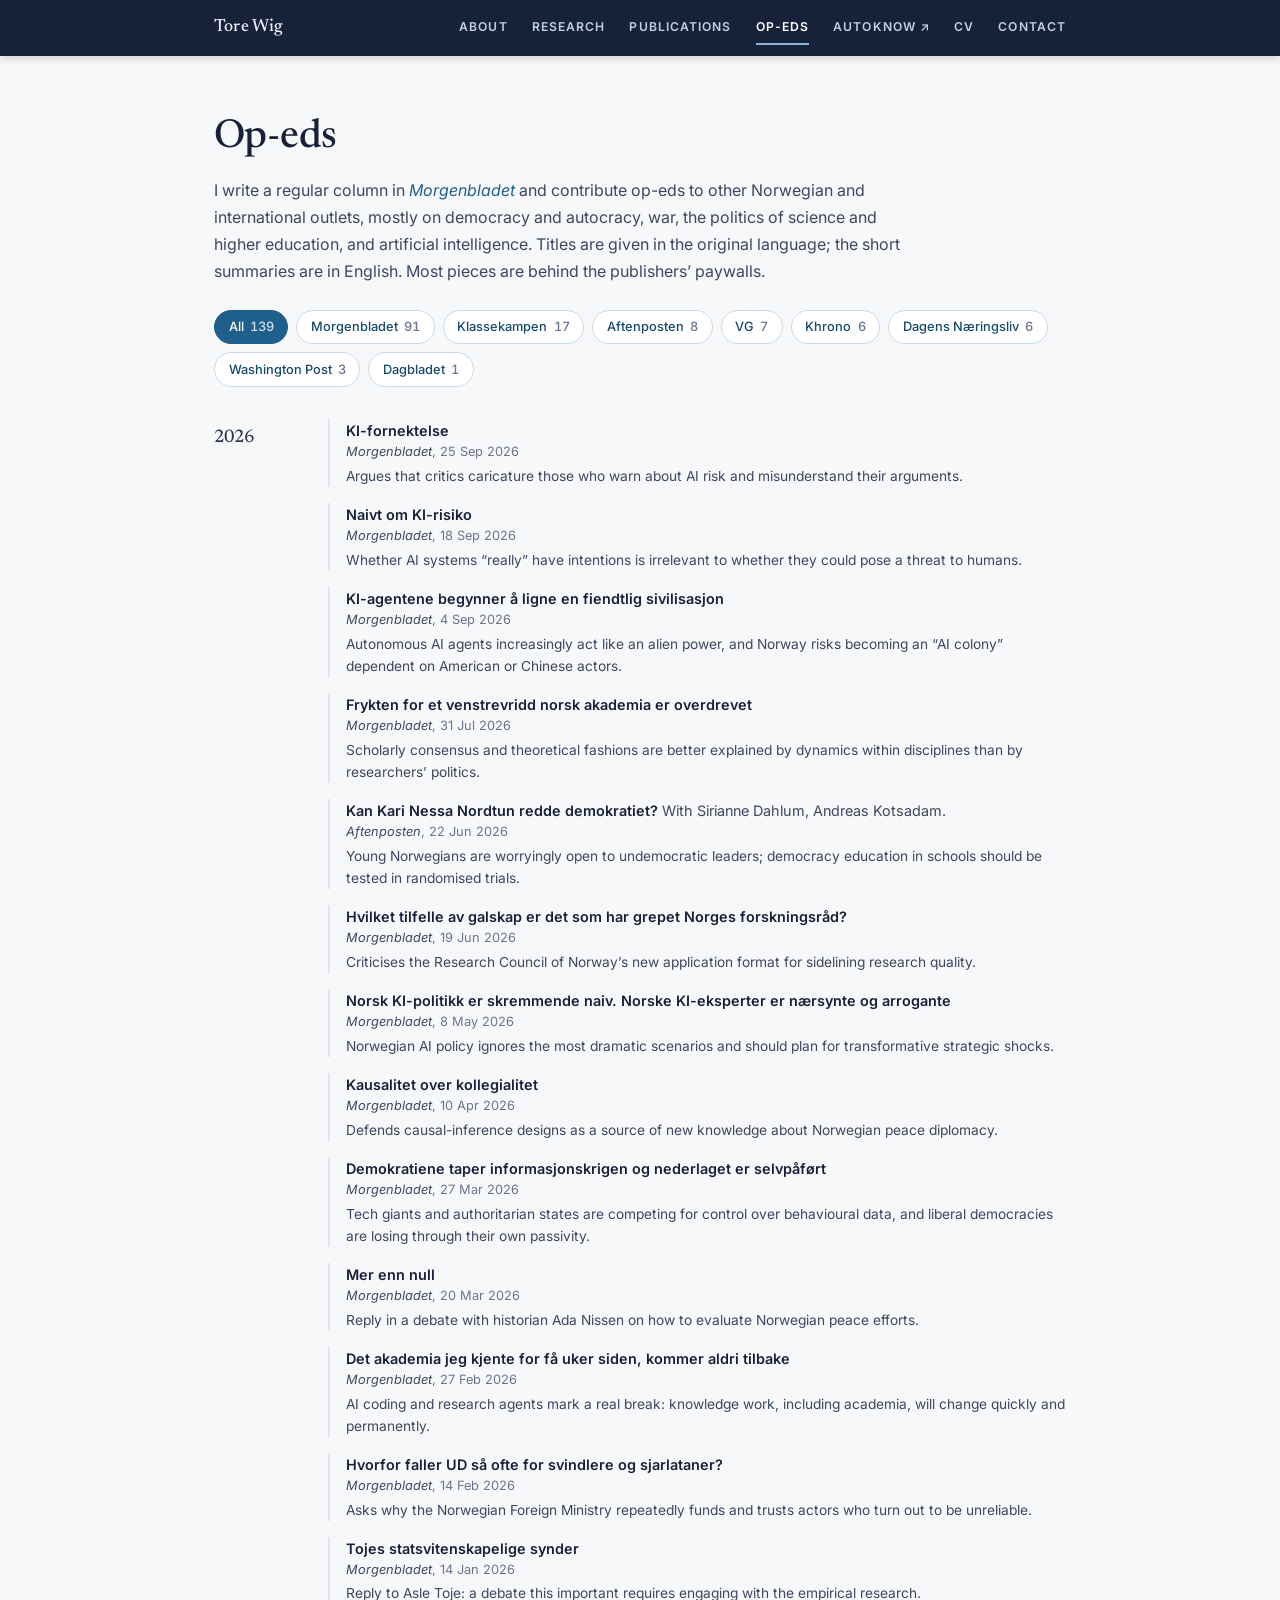
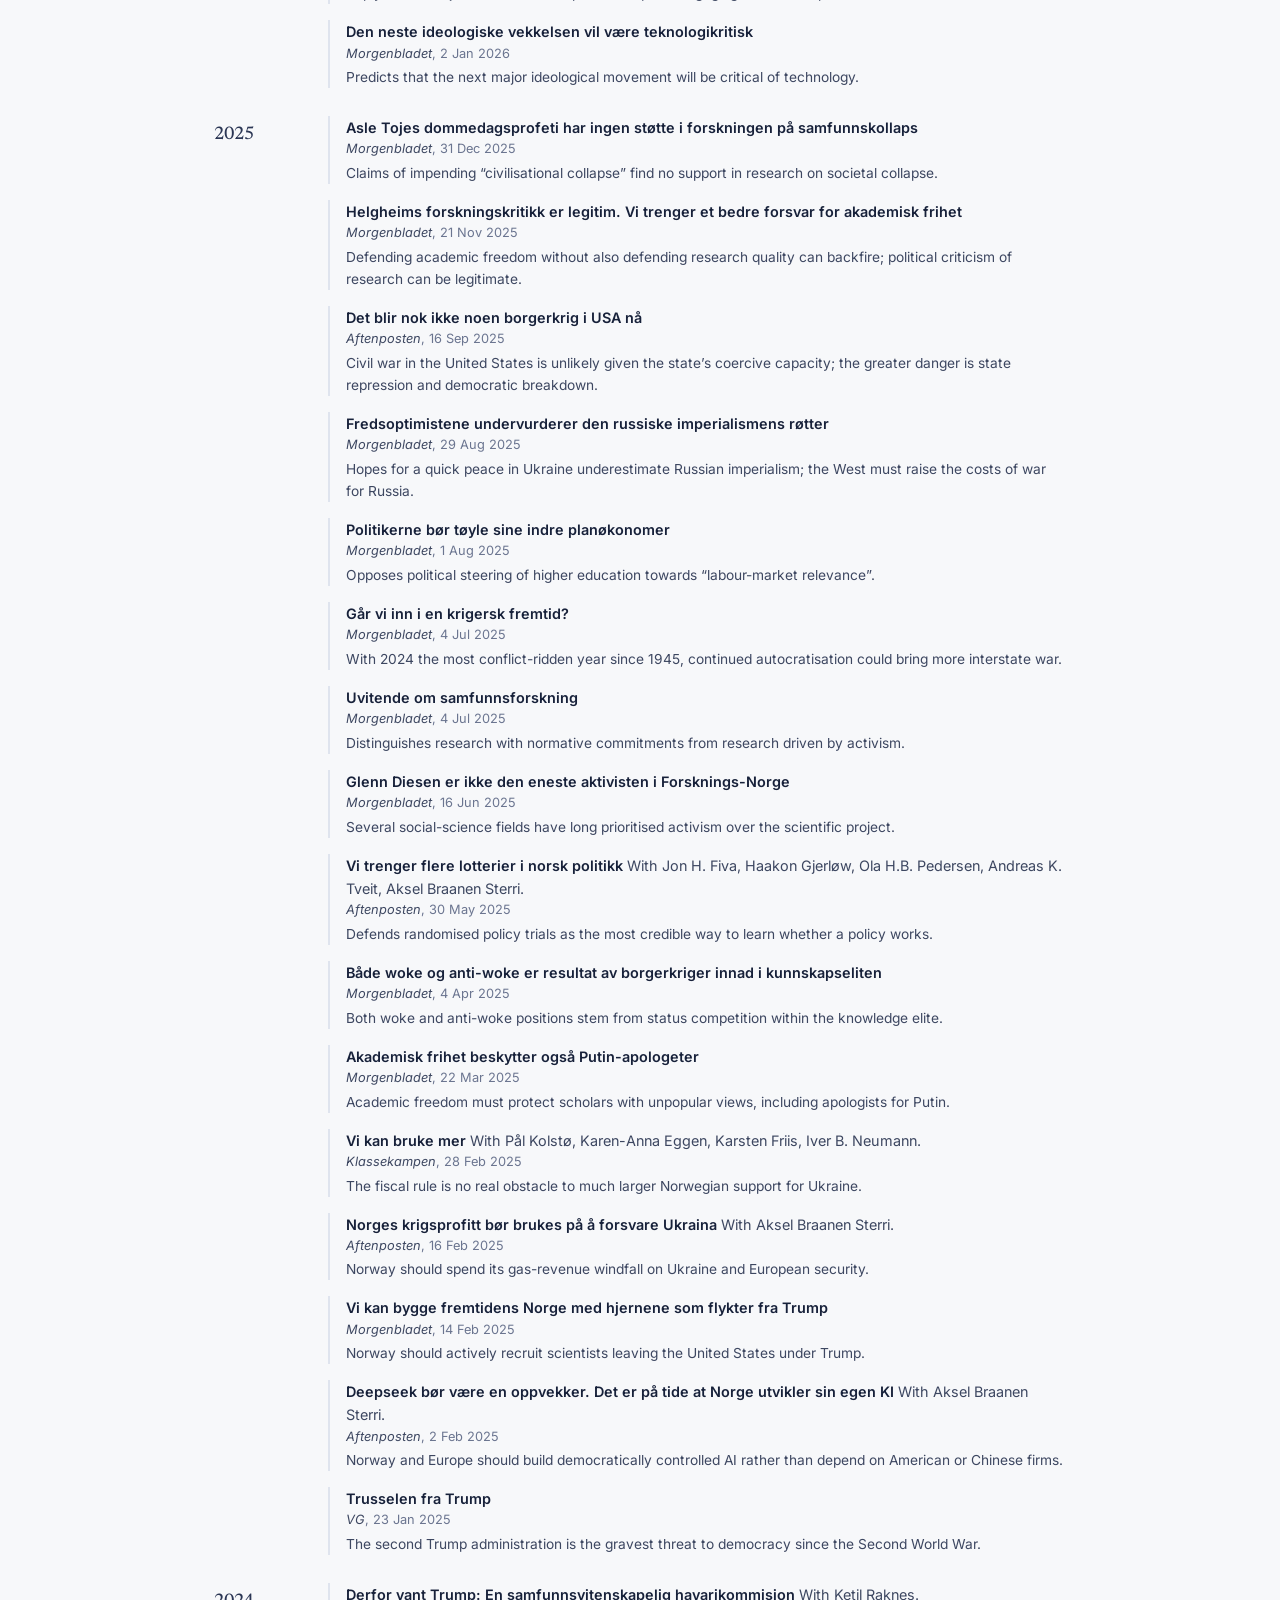
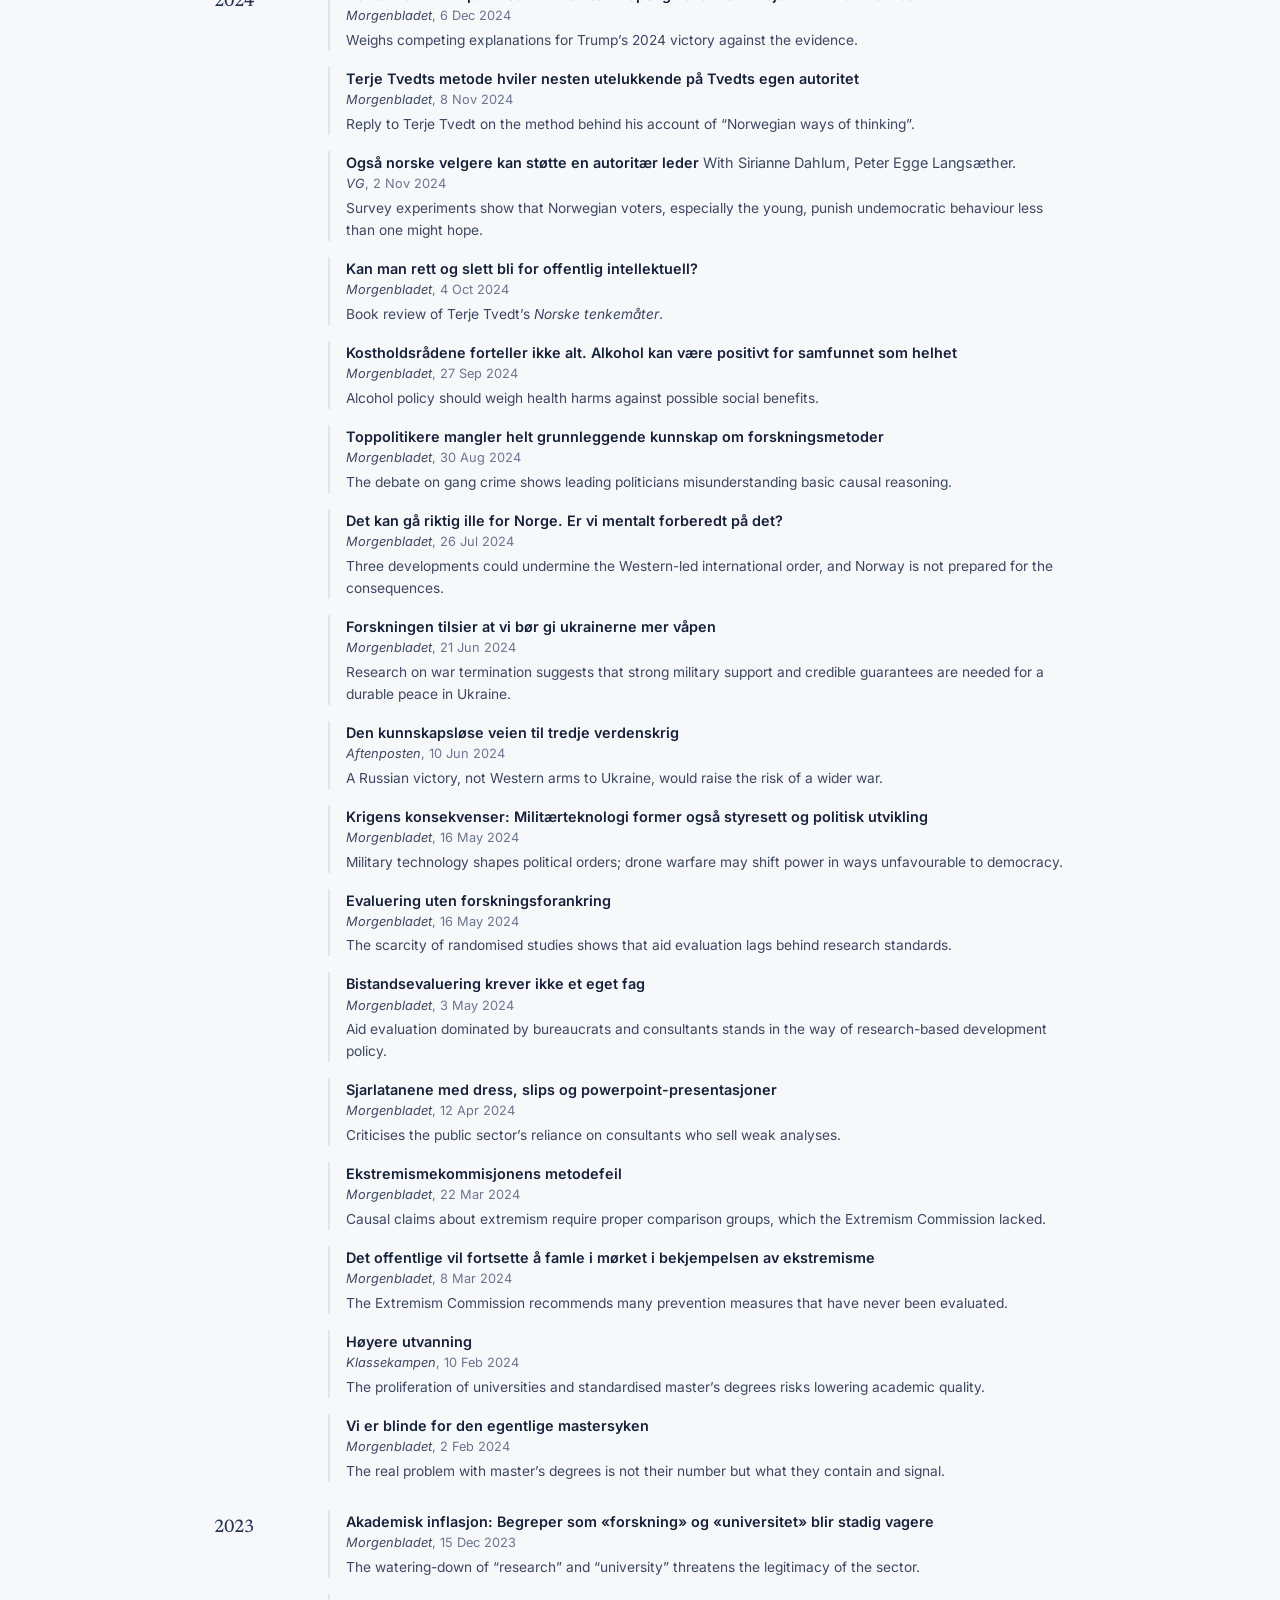
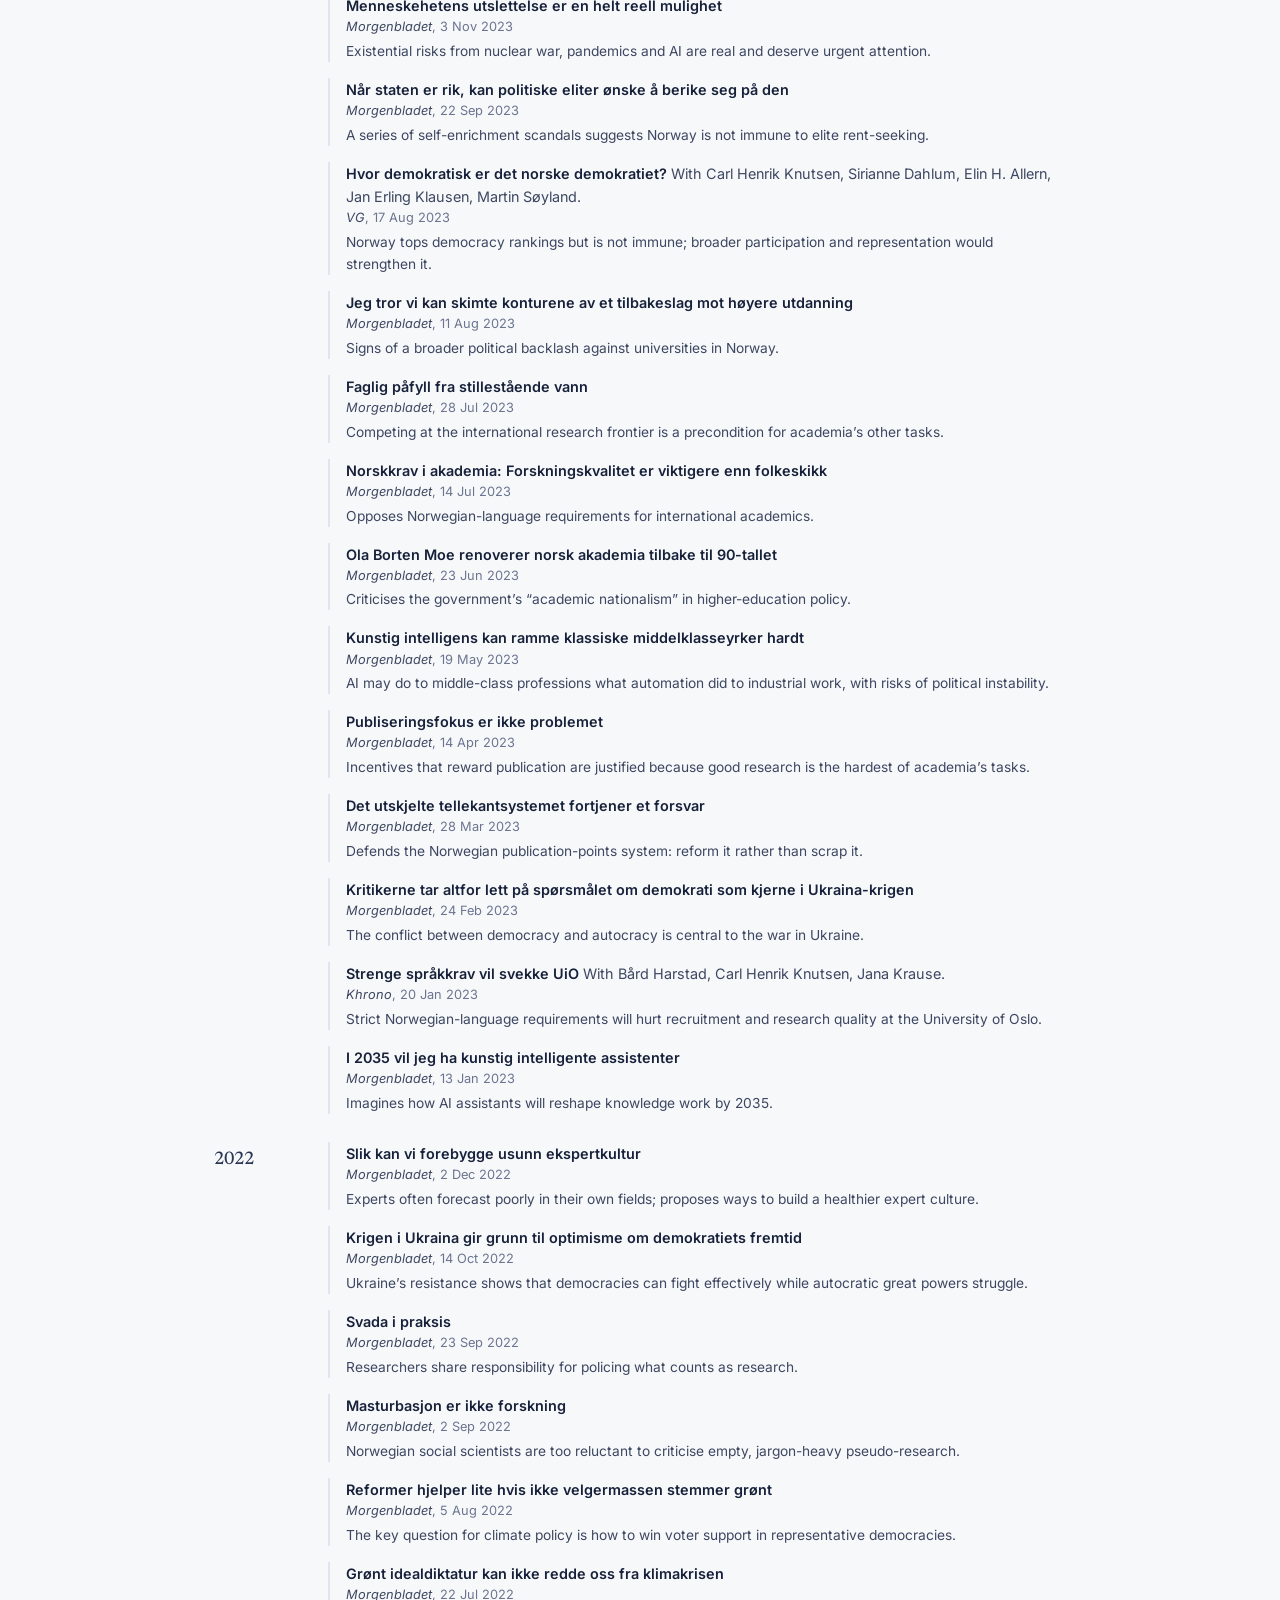
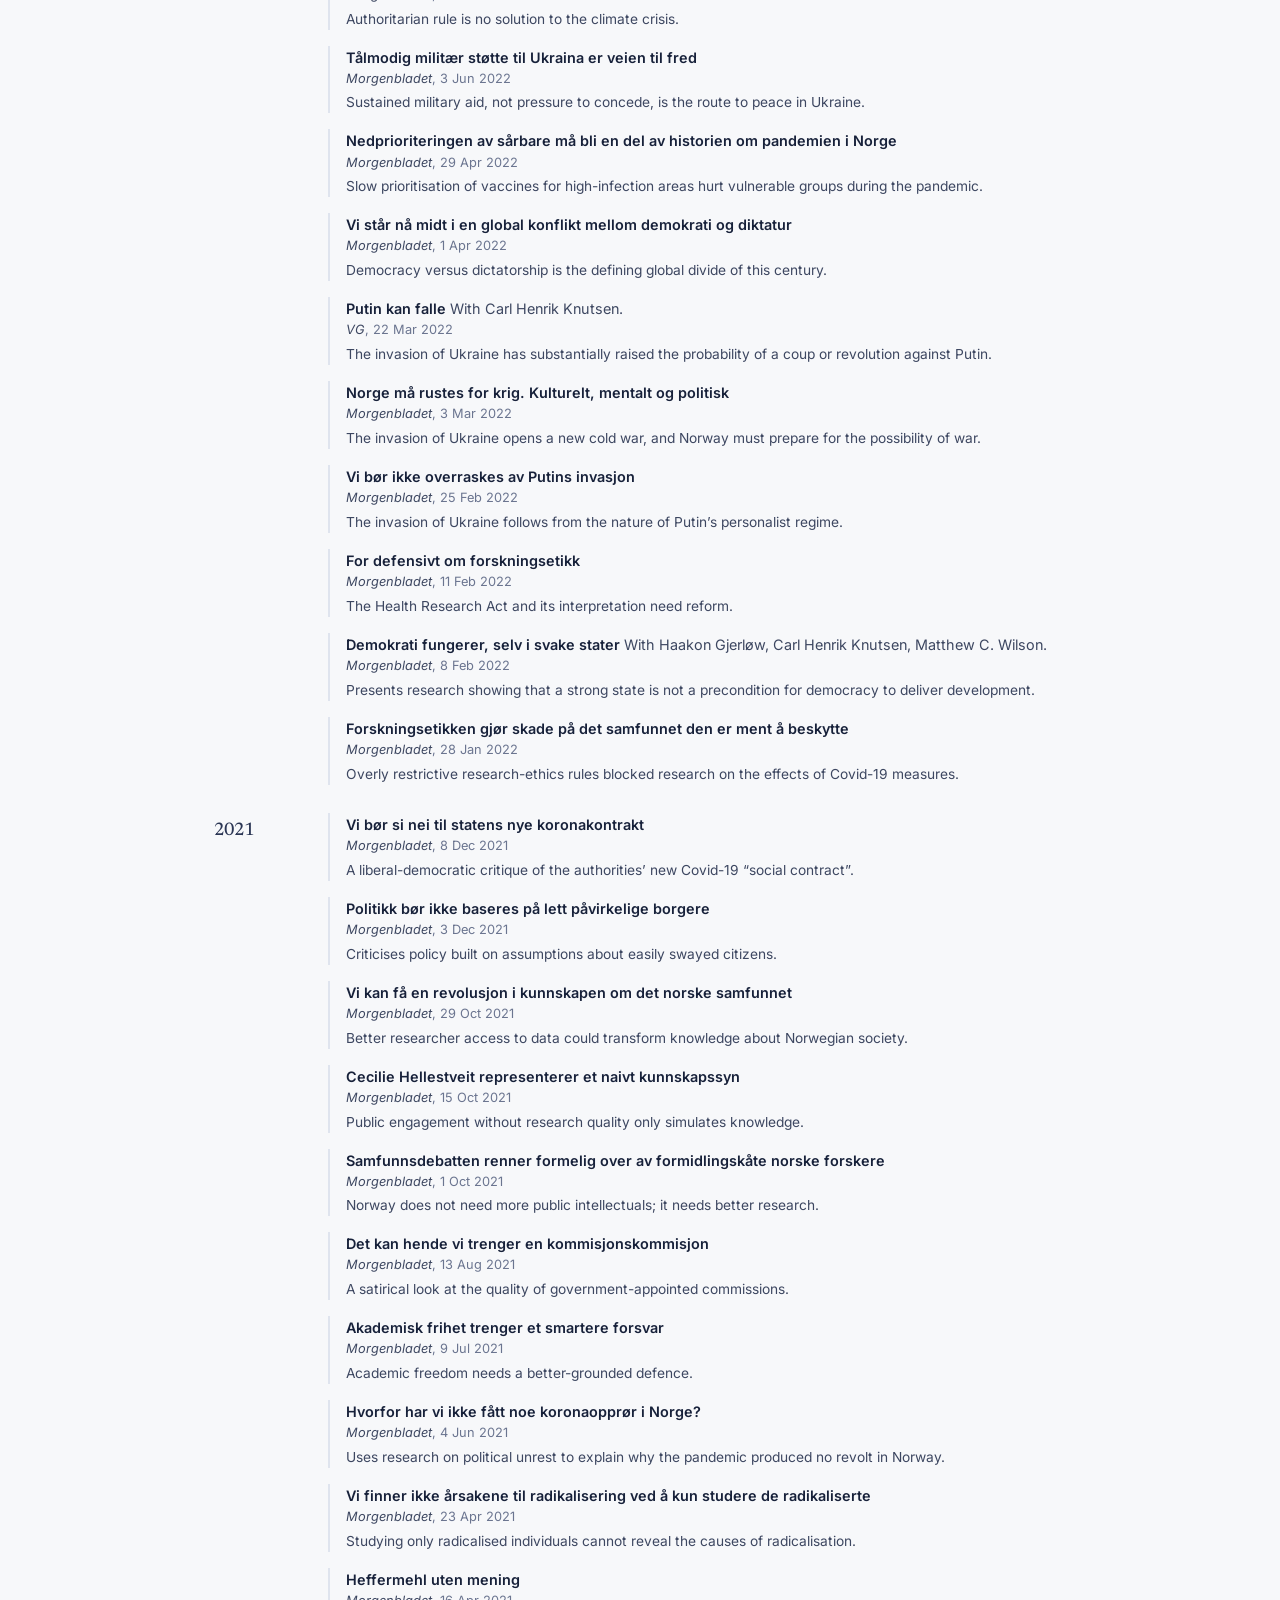
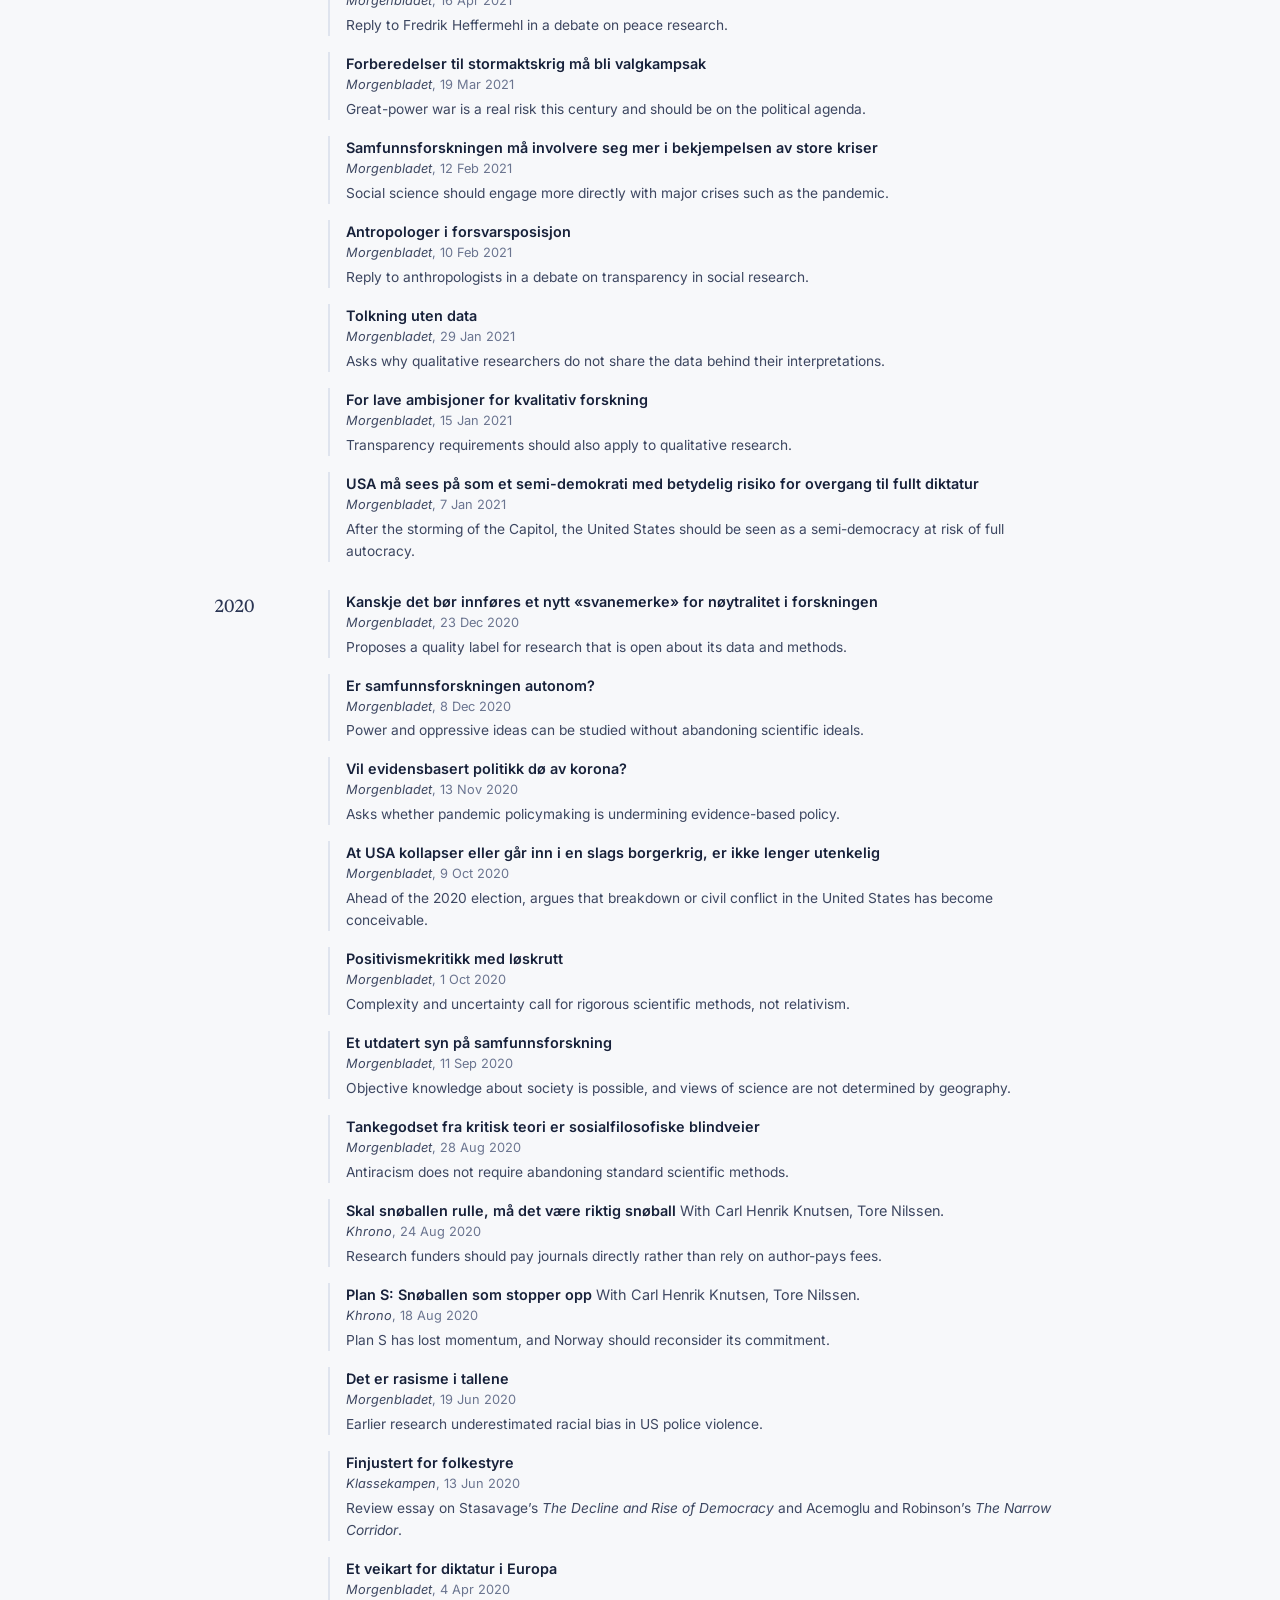
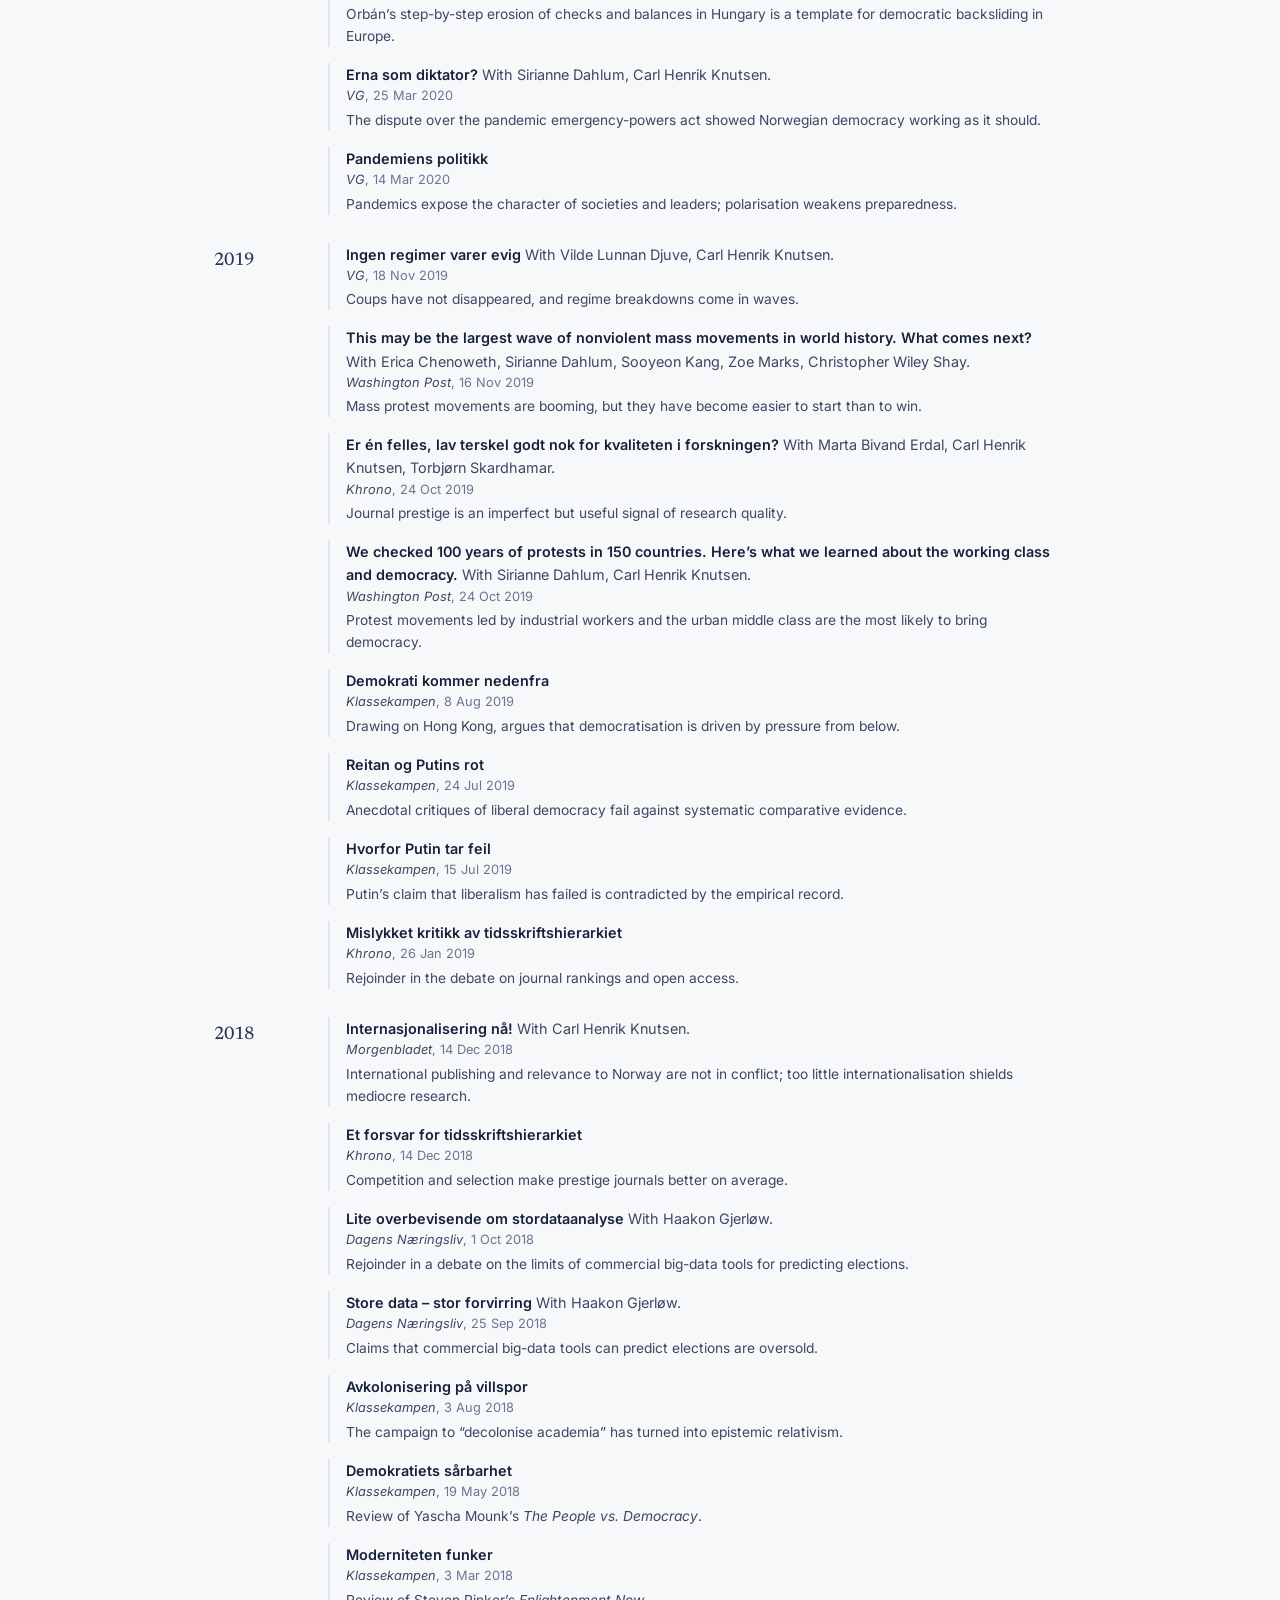
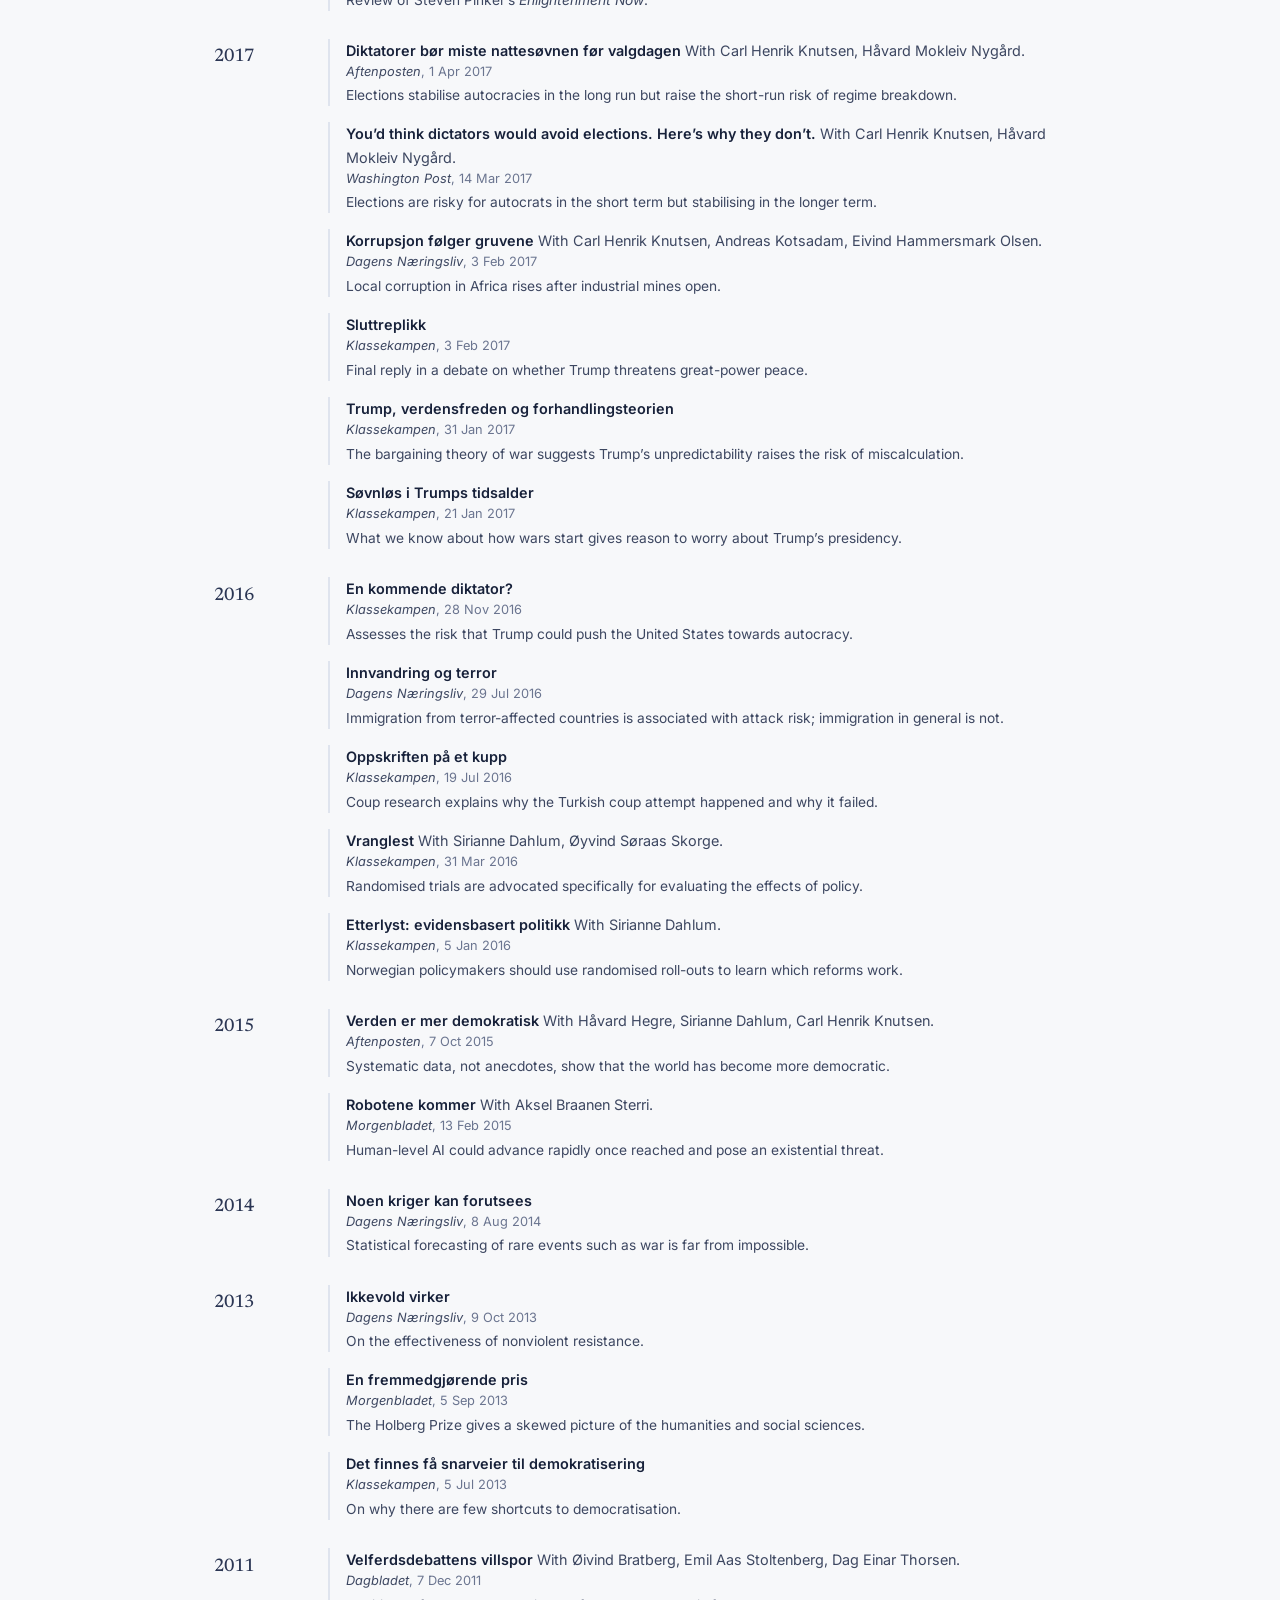
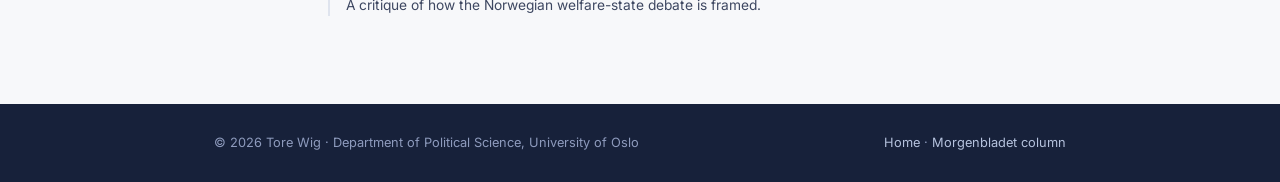
<file: opeds.html>
<!DOCTYPE html>
<html lang="en">
<head>
  <meta charset="UTF-8" />
  <meta name="viewport" content="width=device-width, initial-scale=1.0" />
  <title>Op-eds — Tore Wig</title>
  <meta name="description" content="Op-eds, columns and commentary by Tore Wig in Morgenbladet, Aftenposten, VG, NRK, Dagens Næringsliv and elsewhere, on democracy, autocracy, war, science and AI." />
  <meta name="author" content="Tore Wig" />
  <link rel="canonical" href="https://torewig.github.io/opeds.html" />

  <link rel="icon" href="data:image/svg+xml,%3Csvg xmlns='http://www.w3.org/2000/svg' viewBox='0 0 64 64'%3E%3Crect width='64' height='64' rx='12' fill='%2317213a'/%3E%3Ctext x='32' y='42' text-anchor='middle' font-family='Georgia,serif' font-size='30' fill='%23eef2f9'%3ETW%3C/text%3E%3C/svg%3E" />

  <link rel="preconnect" href="https://fonts.googleapis.com" />
  <link rel="preconnect" href="https://fonts.gstatic.com" crossorigin />
  <link href="https://fonts.googleapis.com/css2?family=Inter:wght@400;500;600&family=Newsreader:ital,opsz,wght@0,6..72,400;0,6..72,500;1,6..72,400&display=swap" rel="stylesheet" />
  <link rel="stylesheet" href="style.css" />
</head>
<body>

<a class="skip-link" href="#opeds">Skip to content</a>

<!-- ── Navigation ──────────────────────────────────────────── -->
<nav class="site-nav" aria-label="Main">
  <div class="container">
    <a class="nav-name" href="index.html">Tore Wig</a>
    <button class="nav-toggle" aria-expanded="false" aria-controls="nav-links" aria-label="Toggle navigation">
      <svg width="22" height="22" viewBox="0 0 24 24" fill="none" stroke="currentColor" stroke-width="2" stroke-linecap="round"><path d="M4 7h16M4 12h16M4 17h16"/></svg>
    </button>
    <ul class="nav-links" id="nav-links">
      <li><a href="index.html#about">About</a></li>
      <li><a href="index.html#research">Research</a></li>
      <li><a href="index.html#publications">Publications</a></li>
      <li><a href="opeds.html" class="active" aria-current="page">Op-eds</a></li>
      <li><a href="https://autoknow.no/" target="_blank" rel="noopener">AutoKnow &#8599;</a></li>
      <li><a href="index.html#cv">CV</a></li>
      <li><a href="index.html#contact">Contact</a></li>
    </ul>
  </div>
</nav>

<main>
<section id="opeds">
  <div class="container">
    <h1 class="page-title">Op-eds</h1>
    <div class="lede" style="margin-bottom:1.5rem;">
      <p>
        I write a regular column in <a href="https://www.morgenbladet.no/author/tore-wig" target="_blank" rel="noopener"><em>Morgenbladet</em></a>
        and contribute op-eds to other Norwegian and international outlets, mostly on democracy and autocracy,
        war, the politics of science and higher education, and artificial intelligence. Titles are given in the
        original language; the short summaries are in English. Most pieces are behind the publishers&rsquo; paywalls.
      </p>
    </div>

    <div class="oped-filters" role="group" aria-label="Filter by outlet">
      <button class="oped-filter active" data-outlet="all" aria-pressed="true">All <span>139</span></button>
      <button class="oped-filter" data-outlet="morgenbladet" aria-pressed="false">Morgenbladet <span>91</span></button>
      <button class="oped-filter" data-outlet="klassekampen" aria-pressed="false">Klassekampen <span>17</span></button>
      <button class="oped-filter" data-outlet="aftenposten" aria-pressed="false">Aftenposten <span>8</span></button>
      <button class="oped-filter" data-outlet="vg" aria-pressed="false">VG <span>7</span></button>
      <button class="oped-filter" data-outlet="khrono" aria-pressed="false">Khrono <span>6</span></button>
      <button class="oped-filter" data-outlet="dagens-naeringsliv" aria-pressed="false">Dagens Næringsliv <span>6</span></button>
      <button class="oped-filter" data-outlet="washington-post" aria-pressed="false">Washington Post <span>3</span></button>
      <button class="oped-filter" data-outlet="dagbladet" aria-pressed="false">Dagbladet <span>1</span></button>
    </div>

    <div class="pub-year-group">
      <h3 class="pub-year">2026</h3>
      <ul class="pub-list oped-list">
        <li data-outlet="morgenbladet">
          <span class="pub-title"><a href="https://www.morgenbladet.no/ideer/ki-fornektelse/10544275" target="_blank" rel="noopener">KI-fornektelse</a></span>
          <span class="pub-venue"><em>Morgenbladet</em>, 25 Sep 2026</span>
          <p class="oped-summary">Argues that critics caricature those who warn about AI risk and misunderstand their arguments.</p>
        </li>
        <li data-outlet="morgenbladet">
          <span class="pub-title"><a href="https://www.morgenbladet.no/ideer/naivt-om-ki-risiko/10536515" target="_blank" rel="noopener">Naivt om KI-risiko</a></span>
          <span class="pub-venue"><em>Morgenbladet</em>, 18 Sep 2026</span>
          <p class="oped-summary">Whether AI systems &ldquo;really&rdquo; have intentions is irrelevant to whether they could pose a threat to humans.</p>
        </li>
        <li data-outlet="morgenbladet">
          <span class="pub-title"><a href="https://www.morgenbladet.no/ideer/en-ting-ser-jeg-ki-agentene-begynner-a-ligne-en-fiendtlig-sivilisasjon/10511394" target="_blank" rel="noopener">KI-agentene begynner å ligne en fiendtlig sivilisasjon</a></span>
          <span class="pub-venue"><em>Morgenbladet</em>, 4 Sep 2026</span>
          <p class="oped-summary">Autonomous AI agents increasingly act like an alien power, and Norway risks becoming an &ldquo;AI colony&rdquo; dependent on American or Chinese actors.</p>
        </li>
        <li data-outlet="morgenbladet">
          <span class="pub-title"><a href="https://www.morgenbladet.no/ideer/frykten-for-et-venstrevridd-norsk-akademia-er-overdrevet/10459640" target="_blank" rel="noopener">Frykten for et venstrevridd norsk akademia er overdrevet</a></span>
          <span class="pub-venue"><em>Morgenbladet</em>, 31 Jul 2026</span>
          <p class="oped-summary">Scholarly consensus and theoretical fashions are better explained by dynamics within disciplines than by researchers&rsquo; politics.</p>
        </li>
        <li data-outlet="aftenposten">
          <span class="pub-title"><a href="https://www.aftenposten.no/meninger/debatt/i/5pRBAX/demokratiopplaering-i-skolen-forskere-ber-om-randomiserte-studier" target="_blank" rel="noopener">Kan Kari Nessa Nordtun redde demokratiet?</a></span> <span class="pub-authors">With Sirianne Dahlum, Andreas Kotsadam.</span>
          <span class="pub-venue"><em>Aftenposten</em>, 22 Jun 2026</span>
          <p class="oped-summary">Young Norwegians are worryingly open to undemocratic leaders; democracy education in schools should be tested in randomised trials.</p>
        </li>
        <li data-outlet="morgenbladet">
          <span class="pub-title"><a href="https://www.morgenbladet.no/ideer/hvilket-tilfelle-av-byrakratisk-institusjonell-galskap-er-det-som-har-grepet-norges-forskningsrad/10400496" target="_blank" rel="noopener">Hvilket tilfelle av galskap er det som har grepet Norges forskningsråd?</a></span>
          <span class="pub-venue"><em>Morgenbladet</em>, 19 Jun 2026</span>
          <p class="oped-summary">Criticises the Research Council of Norway&rsquo;s new application format for sidelining research quality.</p>
        </li>
        <li data-outlet="morgenbladet">
          <span class="pub-title"><a href="https://www.morgenbladet.no/ideer/norsk-ki-politikk-er-skremmende-naiv-og-ekspertene-vare-er-naersynte/10333578" target="_blank" rel="noopener">Norsk KI-politikk er skremmende naiv. Norske KI-eksperter er nærsynte og arrogante</a></span>
          <span class="pub-venue"><em>Morgenbladet</em>, 8 May 2026</span>
          <p class="oped-summary">Norwegian AI policy ignores the most dramatic scenarios and should plan for transformative strategic shocks.</p>
        </li>
        <li data-outlet="morgenbladet">
          <span class="pub-title"><a href="https://www.morgenbladet.no/ideer/kausalitet-over-kollegialitet/10283977" target="_blank" rel="noopener">Kausalitet over kollegialitet</a></span>
          <span class="pub-venue"><em>Morgenbladet</em>, 10 Apr 2026</span>
          <p class="oped-summary">Defends causal-inference designs as a source of new knowledge about Norwegian peace diplomacy.</p>
        </li>
        <li data-outlet="morgenbladet">
          <span class="pub-title"><a href="https://www.morgenbladet.no/ideer/demokratiene-taper-informasjonskrigen-og-nederlaget-er-selvpafort/10270938" target="_blank" rel="noopener">Demokratiene taper informasjonskrigen og nederlaget er selvpåført</a></span>
          <span class="pub-venue"><em>Morgenbladet</em>, 27 Mar 2026</span>
          <p class="oped-summary">Tech giants and authoritarian states are competing for control over behavioural data, and liberal democracies are losing through their own passivity.</p>
        </li>
        <li data-outlet="morgenbladet">
          <span class="pub-title"><a href="https://www.morgenbladet.no/ideer/mer-enn-null/10256287" target="_blank" rel="noopener">Mer enn null</a></span>
          <span class="pub-venue"><em>Morgenbladet</em>, 20 Mar 2026</span>
          <p class="oped-summary">Reply in a debate with historian Ada Nissen on how to evaluate Norwegian peace efforts.</p>
        </li>
        <li data-outlet="morgenbladet">
          <span class="pub-title"><a href="https://www.morgenbladet.no/ideer/ki-revolusjonen-skjer-na-og-den-vil-treffe-alt-kunnskapsarbeid-som-en-tsunami/10220285" target="_blank" rel="noopener">Det akademia jeg kjente for få uker siden, kommer aldri tilbake</a></span>
          <span class="pub-venue"><em>Morgenbladet</em>, 27 Feb 2026</span>
          <p class="oped-summary">AI coding and research agents mark a real break: knowledge work, including academia, will change quickly and permanently.</p>
        </li>
        <li data-outlet="morgenbladet">
          <span class="pub-title"><a href="https://www.morgenbladet.no/ideer/hvorfor-faller-ud-sa-ofte-for-svindlere-og-sjarlataner/10199317" target="_blank" rel="noopener">Hvorfor faller UD så ofte for svindlere og sjarlataner?</a></span>
          <span class="pub-venue"><em>Morgenbladet</em>, 14 Feb 2026</span>
          <p class="oped-summary">Asks why the Norwegian Foreign Ministry repeatedly funds and trusts actors who turn out to be unreliable.</p>
        </li>
        <li data-outlet="morgenbladet">
          <span class="pub-title"><a href="https://www.morgenbladet.no/ideer/tojes-statsvitenskapelige-synder/10147547" target="_blank" rel="noopener">Tojes statsvitenskapelige synder</a></span>
          <span class="pub-venue"><em>Morgenbladet</em>, 14 Jan 2026</span>
          <p class="oped-summary">Reply to Asle Toje: a debate this important requires engaging with the empirical research.</p>
        </li>
        <li data-outlet="morgenbladet">
          <span class="pub-title"><a href="https://www.morgenbladet.no/ideer/den-neste-ideologiske-vekkelsen-vil-vaere-teknologikritisk/10113200" target="_blank" rel="noopener">Den neste ideologiske vekkelsen vil være teknologikritisk</a></span>
          <span class="pub-venue"><em>Morgenbladet</em>, 2 Jan 2026</span>
          <p class="oped-summary">Predicts that the next major ideological movement will be critical of technology.</p>
        </li>
      </ul>
    </div>

    <div class="pub-year-group">
      <h3 class="pub-year">2025</h3>
      <ul class="pub-list oped-list">
        <li data-outlet="morgenbladet">
          <span class="pub-title"><a href="https://www.morgenbladet.no/ideer/asle-tojes-dommedagsprofeti-har-ingen-stotte-i-forskningen-pa-samfunnskollaps/10129430" target="_blank" rel="noopener">Asle Tojes dommedagsprofeti har ingen støtte i forskningen på samfunnskollaps</a></span>
          <span class="pub-venue"><em>Morgenbladet</em>, 31 Dec 2025</span>
          <p class="oped-summary">Claims of impending &ldquo;civilisational collapse&rdquo; find no support in research on societal collapse.</p>
        </li>
        <li data-outlet="morgenbladet">
          <span class="pub-title"><a href="https://www.morgenbladet.no/ideer/jon-helgheims-forskningskritikk-er-legitim-vi-trenger-et-bedre-forsvar-for-akademisk-frihet/10065042" target="_blank" rel="noopener">Helgheims forskningskritikk er legitim. Vi trenger et bedre forsvar for akademisk frihet</a></span>
          <span class="pub-venue"><em>Morgenbladet</em>, 21 Nov 2025</span>
          <p class="oped-summary">Defending academic freedom without also defending research quality can backfire; political criticism of research can be legitimate.</p>
        </li>
        <li data-outlet="aftenposten">
          <span class="pub-title"><a href="https://www.aftenposten.no/meninger/kronikk/i/mPAo1v/det-blir-nok-ikke-noen-borgerkrig-i-usa-naa" target="_blank" rel="noopener">Det blir nok ikke noen borgerkrig i USA nå</a></span>
          <span class="pub-venue"><em>Aftenposten</em>, 16 Sep 2025</span>
          <p class="oped-summary">Civil war in the United States is unlikely given the state&rsquo;s coercive capacity; the greater danger is state repression and democratic breakdown.</p>
        </li>
        <li data-outlet="morgenbladet">
          <span class="pub-title"><a href="https://www.morgenbladet.no/ideer/fredsoptimistene-undervurderer-den-russiske-imperialismens-rotter/9926166" target="_blank" rel="noopener">Fredsoptimistene undervurderer den russiske imperialismens røtter</a></span>
          <span class="pub-venue"><em>Morgenbladet</em>, 29 Aug 2025</span>
          <p class="oped-summary">Hopes for a quick peace in Ukraine underestimate Russian imperialism; the West must raise the costs of war for Russia.</p>
        </li>
        <li data-outlet="morgenbladet">
          <span class="pub-title"><a href="https://www.morgenbladet.no/ideer/arbeidslivsrelevans-i-hoyere-utdanning-vil-bare-gi-mer-tull/9882924" target="_blank" rel="noopener">Politikerne bør tøyle sine indre planøkonomer</a></span>
          <span class="pub-venue"><em>Morgenbladet</em>, 1 Aug 2025</span>
          <p class="oped-summary">Opposes political steering of higher education towards &ldquo;labour-market relevance&rdquo;.</p>
        </li>
        <li data-outlet="morgenbladet">
          <span class="pub-title"><a href="https://www.morgenbladet.no/ideer/gar-vi-inn-i-en-krigersk-fremtid/9847071" target="_blank" rel="noopener">Går vi inn i en krigersk fremtid?</a></span>
          <span class="pub-venue"><em>Morgenbladet</em>, 4 Jul 2025</span>
          <p class="oped-summary">With 2024 the most conflict-ridden year since 1945, continued autocratisation could bring more interstate war.</p>
        </li>
        <li data-outlet="morgenbladet">
          <span class="pub-title"><a href="https://www.morgenbladet.no/ideer/uvitende-om-samfunnsforskning/9844345" target="_blank" rel="noopener">Uvitende om samfunnsforskning</a></span>
          <span class="pub-venue"><em>Morgenbladet</em>, 4 Jul 2025</span>
          <p class="oped-summary">Distinguishes research with normative commitments from research driven by activism.</p>
        </li>
        <li data-outlet="morgenbladet">
          <span class="pub-title"><a href="https://www.morgenbladet.no/ideer/glenn-diesen-er-ikke-den-eneste-aktivisten-i-forsknings-norge/9810174" target="_blank" rel="noopener">Glenn Diesen er ikke den eneste aktivisten i Forsknings-Norge</a></span>
          <span class="pub-venue"><em>Morgenbladet</em>, 16 Jun 2025</span>
          <p class="oped-summary">Several social-science fields have long prioritised activism over the scientific project.</p>
        </li>
        <li data-outlet="aftenposten">
          <span class="pub-title"><a href="https://www.aftenposten.no/i/Rz7rwx/" target="_blank" rel="noopener">Vi trenger flere lotterier i norsk politikk</a></span> <span class="pub-authors">With Jon H. Fiva, Haakon Gjerløw, Ola H.B. Pedersen, Andreas K. Tveit, Aksel Braanen Sterri.</span>
          <span class="pub-venue"><em>Aftenposten</em>, 30 May 2025</span>
          <p class="oped-summary">Defends randomised policy trials as the most credible way to learn whether a policy works.</p>
        </li>
        <li data-outlet="morgenbladet">
          <span class="pub-title"><a href="https://www.morgenbladet.no/ideer/bade-woke-og-anti-woke-er-resultat-av-borgerkriger-innad-i-kunnskapseliten/9616893" target="_blank" rel="noopener">Både woke og anti-woke er resultat av borgerkriger innad i kunnskapseliten</a></span>
          <span class="pub-venue"><em>Morgenbladet</em>, 4 Apr 2025</span>
          <p class="oped-summary">Both woke and anti-woke positions stem from status competition within the knowledge elite.</p>
        </li>
        <li data-outlet="morgenbladet">
          <span class="pub-title"><a href="https://www.morgenbladet.no/ideer/akademisk-frihet-beskytter-ogsa-putin-apologeter/9618595" target="_blank" rel="noopener">Akademisk frihet beskytter også Putin-apologeter</a></span>
          <span class="pub-venue"><em>Morgenbladet</em>, 22 Mar 2025</span>
          <p class="oped-summary">Academic freedom must protect scholars with unpopular views, including apologists for Putin.</p>
        </li>
        <li data-outlet="klassekampen">
          <span class="pub-title"><a href="https://klassekampen.no/utgave/2025-02-28/vi-kan-bruke-mer" target="_blank" rel="noopener">Vi kan bruke mer</a></span> <span class="pub-authors">With Pål Kolstø, Karen-Anna Eggen, Karsten Friis, Iver B. Neumann.</span>
          <span class="pub-venue"><em>Klassekampen</em>, 28 Feb 2025</span>
          <p class="oped-summary">The fiscal rule is no real obstacle to much larger Norwegian support for Ukraine.</p>
        </li>
        <li data-outlet="aftenposten">
          <span class="pub-title"><a href="https://www.aftenposten.no/i/JbwvRX/krigsprofitten-boer-brukes-paa-aa-forsvare-ukraina" target="_blank" rel="noopener">Norges krigsprofitt bør brukes på å forsvare Ukraina</a></span> <span class="pub-authors">With Aksel Braanen Sterri.</span>
          <span class="pub-venue"><em>Aftenposten</em>, 16 Feb 2025</span>
          <p class="oped-summary">Norway should spend its gas-revenue windfall on Ukraine and European security.</p>
        </li>
        <li data-outlet="morgenbladet">
          <span class="pub-title"><a href="https://www.morgenbladet.no/ideer/vi-kan-bygge-fremtidens-norge-med-hjernene-som-flykter-fra-trump/9605817" target="_blank" rel="noopener">Vi kan bygge fremtidens Norge med hjernene som flykter fra Trump</a></span>
          <span class="pub-venue"><em>Morgenbladet</em>, 14 Feb 2025</span>
          <p class="oped-summary">Norway should actively recruit scientists leaving the United States under Trump.</p>
        </li>
        <li data-outlet="aftenposten">
          <span class="pub-title"><a href="https://www.aftenposten.no/meninger/kronikk/i/eM0lE9/deepseek-boer-vaere-en-oppvekker-det-er-paa-tide-at-norge-utvikler-sin-egen-ki" target="_blank" rel="noopener">Deepseek bør være en oppvekker. Det er på tide at Norge utvikler sin egen KI</a></span> <span class="pub-authors">With Aksel Braanen Sterri.</span>
          <span class="pub-venue"><em>Aftenposten</em>, 2 Feb 2025</span>
          <p class="oped-summary">Norway and Europe should build democratically controlled AI rather than depend on American or Chinese firms.</p>
        </li>
        <li data-outlet="vg">
          <span class="pub-title"><a href="https://www.vg.no/nyheter/i/EyEz62/professor-tore-wig-vi-staar-overfor-den-stoerste-trusselen-mot-demokratiet-siden-andre-verdenskrig" target="_blank" rel="noopener">Trusselen fra Trump</a></span>
          <span class="pub-venue"><em>VG</em>, 23 Jan 2025</span>
          <p class="oped-summary">The second Trump administration is the gravest threat to democracy since the Second World War.</p>
        </li>
      </ul>
    </div>

    <div class="pub-year-group">
      <h3 class="pub-year">2024</h3>
      <ul class="pub-list oped-list">
        <li data-outlet="morgenbladet">
          <span class="pub-title"><a href="https://www.morgenbladet.no/ideer/derfor-vant-trump-en-samfunnsvitenskapelig-havarikommisjon/9022770" target="_blank" rel="noopener">Derfor vant Trump: En samfunnsvitenskapelig havarikommisjon</a></span> <span class="pub-authors">With Ketil Raknes.</span>
          <span class="pub-venue"><em>Morgenbladet</em>, 6 Dec 2024</span>
          <p class="oped-summary">Weighs competing explanations for Trump&rsquo;s 2024 victory against the evidence.</p>
        </li>
        <li data-outlet="morgenbladet">
          <span class="pub-title"><a href="https://www.morgenbladet.no/ideer/terje-tvedts-metode-hviler-nesten-utelukkende-pa-tvedts-egen-autoritet/9380165" target="_blank" rel="noopener">Terje Tvedts metode hviler nesten utelukkende på Tvedts egen autoritet</a></span>
          <span class="pub-venue"><em>Morgenbladet</em>, 8 Nov 2024</span>
          <p class="oped-summary">Reply to Terje Tvedt on the method behind his account of &ldquo;Norwegian ways of thinking&rdquo;.</p>
        </li>
        <li data-outlet="vg">
          <span class="pub-title"><a href="https://www.vg.no/nyheter/i/KMG014/norske-statsvitere-ogsaa-i-norge-er-den-autoritaere-trusselen-reell" target="_blank" rel="noopener">Også norske velgere kan støtte en autoritær leder</a></span> <span class="pub-authors">With Sirianne Dahlum, Peter Egge Langsæther.</span>
          <span class="pub-venue"><em>VG</em>, 2 Nov 2024</span>
          <p class="oped-summary">Survey experiments show that Norwegian voters, especially the young, punish undemocratic behaviour less than one might hope.</p>
        </li>
        <li data-outlet="morgenbladet">
          <span class="pub-title"><a href="https://www.morgenbladet.no/boker/kan-man-rett-og-slett-bli-for-offentlig-intellektuell/9016607" target="_blank" rel="noopener">Kan man rett og slett bli for offentlig intellektuell?</a></span>
          <span class="pub-venue"><em>Morgenbladet</em>, 4 Oct 2024</span>
          <p class="oped-summary">Book review of Terje Tvedt&rsquo;s <em>Norske tenkemåter</em>.</p>
        </li>
        <li data-outlet="morgenbladet">
          <span class="pub-title"><a href="https://www.morgenbladet.no/ideer/kostholdsradene-forteller-ikke-alt-alkohol-kan-vaere-positivt-for-samfunnet-som-helhet/9204385" target="_blank" rel="noopener">Kostholdsrådene forteller ikke alt. Alkohol kan være positivt for samfunnet som helhet</a></span>
          <span class="pub-venue"><em>Morgenbladet</em>, 27 Sep 2024</span>
          <p class="oped-summary">Alcohol policy should weigh health harms against possible social benefits.</p>
        </li>
        <li data-outlet="morgenbladet">
          <span class="pub-title"><a href="https://www.morgenbladet.no/aktuelt/toppolitikere-mangler-helt-grunnleggende-kunnskap-om-forskningsmetoder/9204248" target="_blank" rel="noopener">Toppolitikere mangler helt grunnleggende kunnskap om forskningsmetoder</a></span>
          <span class="pub-venue"><em>Morgenbladet</em>, 30 Aug 2024</span>
          <p class="oped-summary">The debate on gang crime shows leading politicians misunderstanding basic causal reasoning.</p>
        </li>
        <li data-outlet="morgenbladet">
          <span class="pub-title"><a href="https://www.morgenbladet.no/ideer/det-kan-ga-riktig-ille-for-norge-er-vi-mentalt-forberedt-pa-det/9197899" target="_blank" rel="noopener">Det kan gå riktig ille for Norge. Er vi mentalt forberedt på det?</a></span>
          <span class="pub-venue"><em>Morgenbladet</em>, 26 Jul 2024</span>
          <p class="oped-summary">Three developments could undermine the Western-led international order, and Norway is not prepared for the consequences.</p>
        </li>
        <li data-outlet="morgenbladet">
          <span class="pub-title"><a href="https://www.morgenbladet.no/ideer/tore-wig-forskningen-tilsier-at-vi-bor-gi-ukrainerne-mer-vapen/8937880" target="_blank" rel="noopener">Forskningen tilsier at vi bør gi ukrainerne mer våpen</a></span>
          <span class="pub-venue"><em>Morgenbladet</em>, 21 Jun 2024</span>
          <p class="oped-summary">Research on war termination suggests that strong military support and credible guarantees are needed for a durable peace in Ukraine.</p>
        </li>
        <li data-outlet="aftenposten">
          <span class="pub-title"><a href="https://www.aftenposten.no/meninger/kronikk/i/QMxKoW/svarer-ketil-bjoernstad-den-kunnskapsloese-veien-til-tredje-verdenskrig" target="_blank" rel="noopener">Den kunnskapsløse veien til tredje verdenskrig</a></span>
          <span class="pub-venue"><em>Aftenposten</em>, 10 Jun 2024</span>
          <p class="oped-summary">A Russian victory, not Western arms to Ukraine, would raise the risk of a wider war.</p>
        </li>
        <li data-outlet="morgenbladet">
          <span class="pub-title"><a href="https://www.morgenbladet.no/ideer/krigens-konsekvenser-militaerteknologi-former-ogsa-styresett-og-politisk-utvikling/9410691" target="_blank" rel="noopener">Krigens konsekvenser: Militærteknologi former også styresett og politisk utvikling</a></span>
          <span class="pub-venue"><em>Morgenbladet</em>, 16 May 2024</span>
          <p class="oped-summary">Military technology shapes political orders; drone warfare may shift power in ways unfavourable to democracy.</p>
        </li>
        <li data-outlet="morgenbladet">
          <span class="pub-title"><a href="https://www.morgenbladet.no/ideer/tore-wig-evaluering-uten-forskningsforankring/9410670" target="_blank" rel="noopener">Evaluering uten forskningsforankring</a></span>
          <span class="pub-venue"><em>Morgenbladet</em>, 16 May 2024</span>
          <p class="oped-summary">The scarcity of randomised studies shows that aid evaluation lags behind research standards.</p>
        </li>
        <li data-outlet="morgenbladet">
          <span class="pub-title"><a href="https://www.morgenbladet.no/ideer/tore-wig-bistandsevaluering-krever-ikke-et-eget-fag/9409581" target="_blank" rel="noopener">Bistandsevaluering krever ikke et eget fag</a></span>
          <span class="pub-venue"><em>Morgenbladet</em>, 3 May 2024</span>
          <p class="oped-summary">Aid evaluation dominated by bureaucrats and consultants stands in the way of research-based development policy.</p>
        </li>
        <li data-outlet="morgenbladet">
          <span class="pub-title"><a href="https://www.morgenbladet.no/ideer/sjarlatanene-med-dress-slips-og-powerpoint-presentasjoner/8871334" target="_blank" rel="noopener">Sjarlatanene med dress, slips og powerpoint-presentasjoner</a></span>
          <span class="pub-venue"><em>Morgenbladet</em>, 12 Apr 2024</span>
          <p class="oped-summary">Criticises the public sector&rsquo;s reliance on consultants who sell weak analyses.</p>
        </li>
        <li data-outlet="morgenbladet">
          <span class="pub-title"><a href="https://www.morgenbladet.no/ideer/ekstremismekommisjonens-metodefeil/9396725" target="_blank" rel="noopener">Ekstremismekommisjonens metodefeil</a></span>
          <span class="pub-venue"><em>Morgenbladet</em>, 22 Mar 2024</span>
          <p class="oped-summary">Causal claims about extremism require proper comparison groups, which the Extremism Commission lacked.</p>
        </li>
        <li data-outlet="morgenbladet">
          <span class="pub-title"><a href="https://www.morgenbladet.no/ideer/det-offentlige-vil-fortsette-a-famle-i-morket-i-bekjempelsen-av-ekstremisme/9399817" target="_blank" rel="noopener">Det offentlige vil fortsette å famle i mørket i bekjempelsen av ekstremisme</a></span>
          <span class="pub-venue"><em>Morgenbladet</em>, 8 Mar 2024</span>
          <p class="oped-summary">The Extremism Commission recommends many prevention measures that have never been evaluated.</p>
        </li>
        <li data-outlet="klassekampen">
          <span class="pub-title"><a href="https://klassekampen.no/utgave/2024-02-10/debatt-hoyere-utvanning" target="_blank" rel="noopener">Høyere utvanning</a></span>
          <span class="pub-venue"><em>Klassekampen</em>, 10 Feb 2024</span>
          <p class="oped-summary">The proliferation of universities and standardised master&rsquo;s degrees risks lowering academic quality.</p>
        </li>
        <li data-outlet="morgenbladet">
          <span class="pub-title"><a href="https://www.morgenbladet.no/ideer/vi-er-blinde-for-den-egentlige-mastersyken-skriver-tore-wig/8864465" target="_blank" rel="noopener">Vi er blinde for den egentlige mastersyken</a></span>
          <span class="pub-venue"><em>Morgenbladet</em>, 2 Feb 2024</span>
          <p class="oped-summary">The real problem with master&rsquo;s degrees is not their number but what they contain and signal.</p>
        </li>
      </ul>
    </div>

    <div class="pub-year-group">
      <h3 class="pub-year">2023</h3>
      <ul class="pub-list oped-list">
        <li data-outlet="morgenbladet">
          <span class="pub-title"><a href="https://www.morgenbladet.no/ideer/akademisk-inflasjon-begreper-som-forskning-og-universitet-blir-stadig-vagere/8961144" target="_blank" rel="noopener">Akademisk inflasjon: Begreper som «forskning» og «universitet» blir stadig vagere</a></span>
          <span class="pub-venue"><em>Morgenbladet</em>, 15 Dec 2023</span>
          <p class="oped-summary">The watering-down of &ldquo;research&rdquo; and &ldquo;university&rdquo; threatens the legitimacy of the sector.</p>
        </li>
        <li data-outlet="morgenbladet">
          <span class="pub-title"><a href="https://www.morgenbladet.no/ideer/menneskehetens-utslettelse-er-en-helt-reell-mulighet/8959017" target="_blank" rel="noopener">Menneskehetens utslettelse er en helt reell mulighet</a></span>
          <span class="pub-venue"><em>Morgenbladet</em>, 3 Nov 2023</span>
          <p class="oped-summary">Existential risks from nuclear war, pandemics and AI are real and deserve urgent attention.</p>
        </li>
        <li data-outlet="morgenbladet">
          <span class="pub-title"><a href="https://www.morgenbladet.no/ideer/nar-staten-er-rik-kan-politiske-eliter-onske-a-berike-seg-pa-den/8821411" target="_blank" rel="noopener">Når staten er rik, kan politiske eliter ønske å berike seg på den</a></span>
          <span class="pub-venue"><em>Morgenbladet</em>, 22 Sep 2023</span>
          <p class="oped-summary">A series of self-enrichment scandals suggests Norway is not immune to elite rent-seeking.</p>
        </li>
        <li data-outlet="vg">
          <span class="pub-title"><a href="https://www.vg.no/nyheter/meninger/i/onQpQg/hvor-demokratisk-er-det-norske-demokratiet" target="_blank" rel="noopener">Hvor demokratisk er det norske demokratiet?</a></span> <span class="pub-authors">With Carl Henrik Knutsen, Sirianne Dahlum, Elin H. Allern, Jan Erling Klausen, Martin Søyland.</span>
          <span class="pub-venue"><em>VG</em>, 17 Aug 2023</span>
          <p class="oped-summary">Norway tops democracy rankings but is not immune; broader participation and representation would strengthen it.</p>
        </li>
        <li data-outlet="morgenbladet">
          <span class="pub-title"><a href="https://www.morgenbladet.no/ideer/jeg-tror-vi-kan-skimte-konturene-av-et-tilbakeslag-mot-hoyere-utdanning/8818407" target="_blank" rel="noopener">Jeg tror vi kan skimte konturene av et tilbakeslag mot høyere utdanning</a></span>
          <span class="pub-venue"><em>Morgenbladet</em>, 11 Aug 2023</span>
          <p class="oped-summary">Signs of a broader political backlash against universities in Norway.</p>
        </li>
        <li data-outlet="morgenbladet">
          <span class="pub-title"><a href="https://www.morgenbladet.no/ideer/faglig-pafyll-fra-stillestaende-vann/8816401" target="_blank" rel="noopener">Faglig påfyll fra stillestående vann</a></span>
          <span class="pub-venue"><em>Morgenbladet</em>, 28 Jul 2023</span>
          <p class="oped-summary">Competing at the international research frontier is a precondition for academia&rsquo;s other tasks.</p>
        </li>
        <li data-outlet="morgenbladet">
          <span class="pub-title"><a href="https://www.morgenbladet.no/ideer/norskkrav-i-akademia-forskningskvalitet-er-viktigere-enn-folkeskikk/8814478" target="_blank" rel="noopener">Norskkrav i akademia: Forskningskvalitet er viktigere enn folkeskikk</a></span>
          <span class="pub-venue"><em>Morgenbladet</em>, 14 Jul 2023</span>
          <p class="oped-summary">Opposes Norwegian-language requirements for international academics.</p>
        </li>
        <li data-outlet="morgenbladet">
          <span class="pub-title"><a href="https://www.morgenbladet.no/aktuelt/ola-borten-moe-renoverer-norsk-akademia-tilbake-til-90-tallet/9045979" target="_blank" rel="noopener">Ola Borten Moe renoverer norsk akademia tilbake til 90-tallet</a></span>
          <span class="pub-venue"><em>Morgenbladet</em>, 23 Jun 2023</span>
          <p class="oped-summary">Criticises the government&rsquo;s &ldquo;academic nationalism&rdquo; in higher-education policy.</p>
        </li>
        <li data-outlet="morgenbladet">
          <span class="pub-title"><a href="https://www.morgenbladet.no/ideer/kunstig-intelligens-kan-ramme-klassiske-middelklasseyrker-hardt/9042251" target="_blank" rel="noopener">Kunstig intelligens kan ramme klassiske middelklasseyrker hardt</a></span>
          <span class="pub-venue"><em>Morgenbladet</em>, 19 May 2023</span>
          <p class="oped-summary">AI may do to middle-class professions what automation did to industrial work, with risks of political instability.</p>
        </li>
        <li data-outlet="morgenbladet">
          <span class="pub-title"><a href="https://www.morgenbladet.no/ideer/publiseringsfokus-er-ikke-problemet/9037008" target="_blank" rel="noopener">Publiseringsfokus er ikke problemet</a></span>
          <span class="pub-venue"><em>Morgenbladet</em>, 14 Apr 2023</span>
          <p class="oped-summary">Incentives that reward publication are justified because good research is the hardest of academia&rsquo;s tasks.</p>
        </li>
        <li data-outlet="morgenbladet">
          <span class="pub-title"><a href="https://www.morgenbladet.no/ideer/det-utskjelte-tellekantsystemet-fortjener-et-forsvar-skriver-tore-wig/8986080" target="_blank" rel="noopener">Det utskjelte tellekantsystemet fortjener et forsvar</a></span>
          <span class="pub-venue"><em>Morgenbladet</em>, 28 Mar 2023</span>
          <p class="oped-summary">Defends the Norwegian publication-points system: reform it rather than scrap it.</p>
        </li>
        <li data-outlet="morgenbladet">
          <span class="pub-title"><a href="https://www.morgenbladet.no/ideer/kritikerne-tar-altfor-lett-pa-sporsmalet-om-demokrati-som-kjerne-i-ukraina-krigen/8982875" target="_blank" rel="noopener">Kritikerne tar altfor lett på spørsmålet om demokrati som kjerne i Ukraina-krigen</a></span>
          <span class="pub-venue"><em>Morgenbladet</em>, 24 Feb 2023</span>
          <p class="oped-summary">The conflict between democracy and autocracy is central to the war in Ukraine.</p>
        </li>
        <li data-outlet="khrono">
          <span class="pub-title"><a href="https://www.khrono.no/strenge-sprakkrav-vil-svekke-uio/752116" target="_blank" rel="noopener">Strenge språkkrav vil svekke UiO</a></span> <span class="pub-authors">With Bård Harstad, Carl Henrik Knutsen, Jana Krause.</span>
          <span class="pub-venue"><em>Khrono</em>, 20 Jan 2023</span>
          <p class="oped-summary">Strict Norwegian-language requirements will hurt recruitment and research quality at the University of Oslo.</p>
        </li>
        <li data-outlet="morgenbladet">
          <span class="pub-title"><a href="https://www.morgenbladet.no/ideer/i-2035-vil-jeg-ha-kunstig-intelligente-assistenter/8978197" target="_blank" rel="noopener">I 2035 vil jeg ha kunstig intelligente assistenter</a></span>
          <span class="pub-venue"><em>Morgenbladet</em>, 13 Jan 2023</span>
          <p class="oped-summary">Imagines how AI assistants will reshape knowledge work by 2035.</p>
        </li>
      </ul>
    </div>

    <div class="pub-year-group">
      <h3 class="pub-year">2022</h3>
      <ul class="pub-list oped-list">
        <li data-outlet="morgenbladet">
          <span class="pub-title"><a href="https://www.morgenbladet.no/ideer/slik-kan-vi-forebygge-usunn-ekspertkultur-skriver-tore-wig/8906707" target="_blank" rel="noopener">Slik kan vi forebygge usunn ekspertkultur</a></span>
          <span class="pub-venue"><em>Morgenbladet</em>, 2 Dec 2022</span>
          <p class="oped-summary">Experts often forecast poorly in their own fields; proposes ways to build a healthier expert culture.</p>
        </li>
        <li data-outlet="morgenbladet">
          <span class="pub-title"><a href="https://www.morgenbladet.no/ideer/krigen-i-ukraina-gir-grunn-til-optimisme-om-demokratiets-fremtid/9401652" target="_blank" rel="noopener">Krigen i Ukraina gir grunn til optimisme om demokratiets fremtid</a></span>
          <span class="pub-venue"><em>Morgenbladet</em>, 14 Oct 2022</span>
          <p class="oped-summary">Ukraine&rsquo;s resistance shows that democracies can fight effectively while autocratic great powers struggle.</p>
        </li>
        <li data-outlet="morgenbladet">
          <span class="pub-title"><a href="https://www.morgenbladet.no/ideer/svada-i-praksis/8948666" target="_blank" rel="noopener">Svada i praksis</a></span>
          <span class="pub-venue"><em>Morgenbladet</em>, 23 Sep 2022</span>
          <p class="oped-summary">Researchers share responsibility for policing what counts as research.</p>
        </li>
        <li data-outlet="morgenbladet">
          <span class="pub-title"><a href="https://www.morgenbladet.no/ideer/masturbasjon-er-ikke-forskning/8916912" target="_blank" rel="noopener">Masturbasjon er ikke forskning</a></span>
          <span class="pub-venue"><em>Morgenbladet</em>, 2 Sep 2022</span>
          <p class="oped-summary">Norwegian social scientists are too reluctant to criticise empty, jargon-heavy pseudo-research.</p>
        </li>
        <li data-outlet="morgenbladet">
          <span class="pub-title"><a href="https://www.morgenbladet.no/ideer/reformer-hjelper-lite-hvis-ikke-velgermassen-stemmer-gront/8897095" target="_blank" rel="noopener">Reformer hjelper lite hvis ikke velgermassen stemmer grønt</a></span>
          <span class="pub-venue"><em>Morgenbladet</em>, 5 Aug 2022</span>
          <p class="oped-summary">The key question for climate policy is how to win voter support in representative democracies.</p>
        </li>
        <li data-outlet="morgenbladet">
          <span class="pub-title"><a href="https://www.morgenbladet.no/ideer/gront-idealdiktatur-kan-ikke-redde-oss-fra-klimakrisen/8847151" target="_blank" rel="noopener">Grønt idealdiktatur kan ikke redde oss fra klimakrisen</a></span>
          <span class="pub-venue"><em>Morgenbladet</em>, 22 Jul 2022</span>
          <p class="oped-summary">Authoritarian rule is no solution to the climate crisis.</p>
        </li>
        <li data-outlet="morgenbladet">
          <span class="pub-title"><a href="https://www.morgenbladet.no/ideer/talmodig-militaer-stotte-til-ukraina-er-veien-til-fred-skriver-tore-wig/8994002" target="_blank" rel="noopener">Tålmodig militær støtte til Ukraina er veien til fred</a></span>
          <span class="pub-venue"><em>Morgenbladet</em>, 3 Jun 2022</span>
          <p class="oped-summary">Sustained military aid, not pressure to concede, is the route to peace in Ukraine.</p>
        </li>
        <li data-outlet="morgenbladet">
          <span class="pub-title"><a href="https://www.morgenbladet.no/ideer/nedprioriteringen-av-sarbare-ma-bli-en-del-av-historien-om-pandemien-i-norge/8991191" target="_blank" rel="noopener">Nedprioriteringen av sårbare må bli en del av historien om pandemien i Norge</a></span>
          <span class="pub-venue"><em>Morgenbladet</em>, 29 Apr 2022</span>
          <p class="oped-summary">Slow prioritisation of vaccines for high-infection areas hurt vulnerable groups during the pandemic.</p>
        </li>
        <li data-outlet="morgenbladet">
          <span class="pub-title"><a href="https://www.morgenbladet.no/ideer/vi-star-na-midt-i-en-global-konflikt-mellom-demokrati-og-diktatur/8987851" target="_blank" rel="noopener">Vi står nå midt i en global konflikt mellom demokrati og diktatur</a></span>
          <span class="pub-venue"><em>Morgenbladet</em>, 1 Apr 2022</span>
          <p class="oped-summary">Democracy versus dictatorship is the defining global divide of this century.</p>
        </li>
        <li data-outlet="vg">
          <span class="pub-title"><a href="https://www.vg.no/nyheter/meninger/i/bG2OdA/putin-kan-falle" target="_blank" rel="noopener">Putin kan falle</a></span> <span class="pub-authors">With Carl Henrik Knutsen.</span>
          <span class="pub-venue"><em>VG</em>, 22 Mar 2022</span>
          <p class="oped-summary">The invasion of Ukraine has substantially raised the probability of a coup or revolution against Putin.</p>
        </li>
        <li data-outlet="morgenbladet">
          <span class="pub-title"><a href="https://www.morgenbladet.no/ideer/norge-ma-rustes-for-krig-kulturelt-mentalt-og-politisk-skriver-tore-wig/8929375" target="_blank" rel="noopener">Norge må rustes for krig. Kulturelt, mentalt og politisk</a></span>
          <span class="pub-venue"><em>Morgenbladet</em>, 3 Mar 2022</span>
          <p class="oped-summary">The invasion of Ukraine opens a new cold war, and Norway must prepare for the possibility of war.</p>
        </li>
        <li data-outlet="morgenbladet">
          <span class="pub-title"><a href="https://www.morgenbladet.no/ideer/vi-bor-ikke-overraskes-av-putins-invasjon/8928519" target="_blank" rel="noopener">Vi bør ikke overraskes av Putins invasjon</a></span>
          <span class="pub-venue"><em>Morgenbladet</em>, 25 Feb 2022</span>
          <p class="oped-summary">The invasion of Ukraine follows from the nature of Putin&rsquo;s personalist regime.</p>
        </li>
        <li data-outlet="morgenbladet">
          <span class="pub-title"><a href="https://www.morgenbladet.no/ideer/for-defensivt-om-forskningsetikk/9391515" target="_blank" rel="noopener">For defensivt om forskningsetikk</a></span>
          <span class="pub-venue"><em>Morgenbladet</em>, 11 Feb 2022</span>
          <p class="oped-summary">The Health Research Act and its interpretation need reform.</p>
        </li>
        <li data-outlet="morgenbladet">
          <span class="pub-title"><a href="https://www.morgenbladet.no/ideer/demokrati-fungerer-selv-i-svake-stater/9029892" target="_blank" rel="noopener">Demokrati fungerer, selv i svake stater</a></span> <span class="pub-authors">With Haakon Gjerløw, Carl Henrik Knutsen, Matthew C. Wilson.</span>
          <span class="pub-venue"><em>Morgenbladet</em>, 8 Feb 2022</span>
          <p class="oped-summary">Presents research showing that a strong state is not a precondition for democracy to deliver development.</p>
        </li>
        <li data-outlet="morgenbladet">
          <span class="pub-title"><a href="https://www.morgenbladet.no/ideer/forskningsetikken-gjor-skade-pa-det-samfunnet-den-er-ment-a-beskytte-skriver-tore-wig/9388785" target="_blank" rel="noopener">Forskningsetikken gjør skade på det samfunnet den er ment å beskytte</a></span>
          <span class="pub-venue"><em>Morgenbladet</em>, 28 Jan 2022</span>
          <p class="oped-summary">Overly restrictive research-ethics rules blocked research on the effects of Covid-19 measures.</p>
        </li>
      </ul>
    </div>

    <div class="pub-year-group">
      <h3 class="pub-year">2021</h3>
      <ul class="pub-list oped-list">
        <li data-outlet="morgenbladet">
          <span class="pub-title"><a href="https://www.morgenbladet.no/ideer/vi-bor-si-nei-til-statens-nye-koronakontrakt-skriver-tore-wig/9500374" target="_blank" rel="noopener">Vi bør si nei til statens nye koronakontrakt</a></span>
          <span class="pub-venue"><em>Morgenbladet</em>, 8 Dec 2021</span>
          <p class="oped-summary">A liberal-democratic critique of the authorities&rsquo; new Covid-19 &ldquo;social contract&rdquo;.</p>
        </li>
        <li data-outlet="morgenbladet">
          <span class="pub-title"><a href="https://www.morgenbladet.no/ideer/politikk-bor-ikke-baseres-pa-lett-pavirkelige-borgere-skriver-tore-wig/9222721" target="_blank" rel="noopener">Politikk bør ikke baseres på lett påvirkelige borgere</a></span>
          <span class="pub-venue"><em>Morgenbladet</em>, 3 Dec 2021</span>
          <p class="oped-summary">Criticises policy built on assumptions about easily swayed citizens.</p>
        </li>
        <li data-outlet="morgenbladet">
          <span class="pub-title"><a href="https://www.morgenbladet.no/ideer/vi-kan-fa-en-revolusjon-i-kunnskapen-om-det-norske-samfunnet-skriver-tore-wig/9221228" target="_blank" rel="noopener">Vi kan få en revolusjon i kunnskapen om det norske samfunnet</a></span>
          <span class="pub-venue"><em>Morgenbladet</em>, 29 Oct 2021</span>
          <p class="oped-summary">Better researcher access to data could transform knowledge about Norwegian society.</p>
        </li>
        <li data-outlet="morgenbladet">
          <span class="pub-title"><a href="https://www.morgenbladet.no/ideer/cecilie-hellestveit-representerer-et-naivt-kunnskapssyn/9217969" target="_blank" rel="noopener">Cecilie Hellestveit representerer et naivt kunnskapssyn</a></span>
          <span class="pub-venue"><em>Morgenbladet</em>, 15 Oct 2021</span>
          <p class="oped-summary">Public engagement without research quality only simulates knowledge.</p>
        </li>
        <li data-outlet="morgenbladet">
          <span class="pub-title"><a href="https://www.morgenbladet.no/ideer/samfunnsdebatten-renner-formelig-over-av-formidlingskate-norske-forskere-skriver-tore-wig/9353826" target="_blank" rel="noopener">Samfunnsdebatten renner formelig over av formidlingskåte norske forskere</a></span>
          <span class="pub-venue"><em>Morgenbladet</em>, 1 Oct 2021</span>
          <p class="oped-summary">Norway does not need more public intellectuals; it needs better research.</p>
        </li>
        <li data-outlet="morgenbladet">
          <span class="pub-title"><a href="https://www.morgenbladet.no/ideer/det-kan-hende-vi-trenger-en-kommisjonskommisjon-skriver-tore-wig/9345049" target="_blank" rel="noopener">Det kan hende vi trenger en kommisjonskommisjon</a></span>
          <span class="pub-venue"><em>Morgenbladet</em>, 13 Aug 2021</span>
          <p class="oped-summary">A satirical look at the quality of government-appointed commissions.</p>
        </li>
        <li data-outlet="morgenbladet">
          <span class="pub-title"><a href="https://www.morgenbladet.no/ideer/akademisk-frihet-trenger-et-smartere-forsvar-skriver-tore-wig/9342438" target="_blank" rel="noopener">Akademisk frihet trenger et smartere forsvar</a></span>
          <span class="pub-venue"><em>Morgenbladet</em>, 9 Jul 2021</span>
          <p class="oped-summary">Academic freedom needs a better-grounded defence.</p>
        </li>
        <li data-outlet="morgenbladet">
          <span class="pub-title"><a href="https://www.morgenbladet.no/ideer/hvorfor-har-vi-ikke-fatt-noe-koronaoppror-i-norge-spor-tore-wig/9124369" target="_blank" rel="noopener">Hvorfor har vi ikke fått noe koronaopprør i Norge?</a></span>
          <span class="pub-venue"><em>Morgenbladet</em>, 4 Jun 2021</span>
          <p class="oped-summary">Uses research on political unrest to explain why the pandemic produced no revolt in Norway.</p>
        </li>
        <li data-outlet="morgenbladet">
          <span class="pub-title"><a href="https://www.morgenbladet.no/ideer/vi-finner-ikke-arsakene-til-radikalisering-ved-a-kun-studere-de-radikaliserte-skriver-tore-wig/9458731" target="_blank" rel="noopener">Vi finner ikke årsakene til radikalisering ved å kun studere de radikaliserte</a></span>
          <span class="pub-venue"><em>Morgenbladet</em>, 23 Apr 2021</span>
          <p class="oped-summary">Studying only radicalised individuals cannot reveal the causes of radicalisation.</p>
        </li>
        <li data-outlet="morgenbladet">
          <span class="pub-title"><a href="https://www.morgenbladet.no/ideer/heffermehl-uten-mening/9117956" target="_blank" rel="noopener">Heffermehl uten mening</a></span>
          <span class="pub-venue"><em>Morgenbladet</em>, 16 Apr 2021</span>
          <p class="oped-summary">Reply to Fredrik Heffermehl in a debate on peace research.</p>
        </li>
        <li data-outlet="morgenbladet">
          <span class="pub-title"><a href="https://www.morgenbladet.no/ideer/forberedelser-til-stormaktskrig-ma-bli-valgkampsak-skriver-tore-wig/9448739" target="_blank" rel="noopener">Forberedelser til stormaktskrig må bli valgkampsak</a></span>
          <span class="pub-venue"><em>Morgenbladet</em>, 19 Mar 2021</span>
          <p class="oped-summary">Great-power war is a real risk this century and should be on the political agenda.</p>
        </li>
        <li data-outlet="morgenbladet">
          <span class="pub-title"><a href="https://www.morgenbladet.no/ideer/samfunnsforskningen-ma-involvere-seg-mer-i-bekjempelsen-av-store-kriser-skriver-tore-wig/9447877" target="_blank" rel="noopener">Samfunnsforskningen må involvere seg mer i bekjempelsen av store kriser</a></span>
          <span class="pub-venue"><em>Morgenbladet</em>, 12 Feb 2021</span>
          <p class="oped-summary">Social science should engage more directly with major crises such as the pandemic.</p>
        </li>
        <li data-outlet="morgenbladet">
          <span class="pub-title"><a href="https://www.morgenbladet.no/ideer/antropologer-i-forsvarsposisjon/9079647" target="_blank" rel="noopener">Antropologer i forsvarsposisjon</a></span>
          <span class="pub-venue"><em>Morgenbladet</em>, 10 Feb 2021</span>
          <p class="oped-summary">Reply to anthropologists in a debate on transparency in social research.</p>
        </li>
        <li data-outlet="morgenbladet">
          <span class="pub-title"><a href="https://www.morgenbladet.no/ideer/tolkning-uten-data/9076354" target="_blank" rel="noopener">Tolkning uten data</a></span>
          <span class="pub-venue"><em>Morgenbladet</em>, 29 Jan 2021</span>
          <p class="oped-summary">Asks why qualitative researchers do not share the data behind their interpretations.</p>
        </li>
        <li data-outlet="morgenbladet">
          <span class="pub-title"><a href="https://www.morgenbladet.no/ideer/for-lave-ambisjoner-for-kvalitativ-forskning/9076864" target="_blank" rel="noopener">For lave ambisjoner for kvalitativ forskning</a></span>
          <span class="pub-venue"><em>Morgenbladet</em>, 15 Jan 2021</span>
          <p class="oped-summary">Transparency requirements should also apply to qualitative research.</p>
        </li>
        <li data-outlet="morgenbladet">
          <span class="pub-title"><a href="https://www.morgenbladet.no/aktuelt/usa-ma-sees-pa-som-et-semi-demokrati-med-betydelig-risiko-for-overgang-til-fullt-diktatur-skriver-tore-wig/9446963" target="_blank" rel="noopener">USA må sees på som et semi-demokrati med betydelig risiko for overgang til fullt diktatur</a></span>
          <span class="pub-venue"><em>Morgenbladet</em>, 7 Jan 2021</span>
          <p class="oped-summary">After the storming of the Capitol, the United States should be seen as a semi-democracy at risk of full autocracy.</p>
        </li>
      </ul>
    </div>

    <div class="pub-year-group">
      <h3 class="pub-year">2020</h3>
      <ul class="pub-list oped-list">
        <li data-outlet="morgenbladet">
          <span class="pub-title"><a href="https://www.morgenbladet.no/ideer/kanskje-det-bor-innfores-et-nytt-svanemerke-for-noytralitet-i-forskningen-skriver-tore-wig/8943394" target="_blank" rel="noopener">Kanskje det bør innføres et nytt «svanemerke» for nøytralitet i forskningen</a></span>
          <span class="pub-venue"><em>Morgenbladet</em>, 23 Dec 2020</span>
          <p class="oped-summary">Proposes a quality label for research that is open about its data and methods.</p>
        </li>
        <li data-outlet="morgenbladet">
          <span class="pub-title"><a href="https://www.morgenbladet.no/ideer/er-samfunnsforskningen-autonom/9426596" target="_blank" rel="noopener">Er samfunnsforskningen autonom?</a></span>
          <span class="pub-venue"><em>Morgenbladet</em>, 8 Dec 2020</span>
          <p class="oped-summary">Power and oppressive ideas can be studied without abandoning scientific ideals.</p>
        </li>
        <li data-outlet="morgenbladet">
          <span class="pub-title"><a href="https://www.morgenbladet.no/ideer/vil-evidensbasert-politikk-do-av-korona-spor-tore-wig/9425262" target="_blank" rel="noopener">Vil evidensbasert politikk dø av korona?</a></span>
          <span class="pub-venue"><em>Morgenbladet</em>, 13 Nov 2020</span>
          <p class="oped-summary">Asks whether pandemic policymaking is undermining evidence-based policy.</p>
        </li>
        <li data-outlet="morgenbladet">
          <span class="pub-title"><a href="https://www.morgenbladet.no/ideer/at-usa-kollapser-eller-gar-inn-i-en-slags-borgerkrig-er-ikke-lenger-utenkelig-skriver-tore-wig/8927607" target="_blank" rel="noopener">At USA kollapser eller går inn i en slags borgerkrig, er ikke lenger utenkelig</a></span>
          <span class="pub-venue"><em>Morgenbladet</em>, 9 Oct 2020</span>
          <p class="oped-summary">Ahead of the 2020 election, argues that breakdown or civil conflict in the United States has become conceivable.</p>
        </li>
        <li data-outlet="morgenbladet">
          <span class="pub-title"><a href="https://www.morgenbladet.no/ideer/positivismekritikk-med-loskrutt/8926972" target="_blank" rel="noopener">Positivismekritikk med løskrutt</a></span>
          <span class="pub-venue"><em>Morgenbladet</em>, 1 Oct 2020</span>
          <p class="oped-summary">Complexity and uncertainty call for rigorous scientific methods, not relativism.</p>
        </li>
        <li data-outlet="morgenbladet">
          <span class="pub-title"><a href="https://www.morgenbladet.no/ideer/et-utdatert-syn-pa-samfunnsforskning/9292432" target="_blank" rel="noopener">Et utdatert syn på samfunnsforskning</a></span>
          <span class="pub-venue"><em>Morgenbladet</em>, 11 Sep 2020</span>
          <p class="oped-summary">Objective knowledge about society is possible, and views of science are not determined by geography.</p>
        </li>
        <li data-outlet="morgenbladet">
          <span class="pub-title"><a href="https://www.morgenbladet.no/ideer/tankegodset-fra-kritisk-teori-er-sosialfilosofiske-blindveier-skriver-tore-wig/9292203" target="_blank" rel="noopener">Tankegodset fra kritisk teori er sosialfilosofiske blindveier</a></span>
          <span class="pub-venue"><em>Morgenbladet</em>, 28 Aug 2020</span>
          <p class="oped-summary">Antiracism does not require abandoning standard scientific methods.</p>
        </li>
        <li data-outlet="khrono">
          <span class="pub-title"><a href="https://www.khrono.no/skal-snoballen-rulle-ma-det-vaere-riktig-snoball/509690" target="_blank" rel="noopener">Skal snøballen rulle, må det være riktig snøball</a></span> <span class="pub-authors">With Carl Henrik Knutsen, Tore Nilssen.</span>
          <span class="pub-venue"><em>Khrono</em>, 24 Aug 2020</span>
          <p class="oped-summary">Research funders should pay journals directly rather than rely on author-pays fees.</p>
        </li>
        <li data-outlet="khrono">
          <span class="pub-title"><a href="https://www.khrono.no/plan-s-snoballen-som-stopper-opp/508230" target="_blank" rel="noopener">Plan S: Snøballen som stopper opp</a></span> <span class="pub-authors">With Carl Henrik Knutsen, Tore Nilssen.</span>
          <span class="pub-venue"><em>Khrono</em>, 18 Aug 2020</span>
          <p class="oped-summary">Plan S has lost momentum, and Norway should reconsider its commitment.</p>
        </li>
        <li data-outlet="morgenbladet">
          <span class="pub-title"><a href="https://www.morgenbladet.no/ideer/det-er-rasisme-i-tallene/9073828" target="_blank" rel="noopener">Det er rasisme i tallene</a></span>
          <span class="pub-venue"><em>Morgenbladet</em>, 19 Jun 2020</span>
          <p class="oped-summary">Earlier research underestimated racial bias in US police violence.</p>
        </li>
        <li data-outlet="klassekampen">
          <span class="pub-title"><a href="https://klassekampen.no/utgave/2020-06-13/finjustert-for-folkestyre" target="_blank" rel="noopener">Finjustert for folkestyre</a></span>
          <span class="pub-venue"><em>Klassekampen</em>, 13 Jun 2020</span>
          <p class="oped-summary">Review essay on Stasavage&rsquo;s <em>The Decline and Rise of Democracy</em> and Acemoglu and Robinson&rsquo;s <em>The Narrow Corridor</em>.</p>
        </li>
        <li data-outlet="morgenbladet">
          <span class="pub-title"><a href="https://www.morgenbladet.no/ideer/et-veikart-for-diktatur-i-europa/9067404" target="_blank" rel="noopener">Et veikart for diktatur i Europa</a></span>
          <span class="pub-venue"><em>Morgenbladet</em>, 4 Apr 2020</span>
          <p class="oped-summary">Orbán&rsquo;s step-by-step erosion of checks and balances in Hungary is a template for democratic backsliding in Europe.</p>
        </li>
        <li data-outlet="vg">
          <span class="pub-title"><a href="https://www.vg.no/nyheter/meninger/i/Vbwqe4/erna-som-diktator" target="_blank" rel="noopener">Erna som diktator?</a></span> <span class="pub-authors">With Sirianne Dahlum, Carl Henrik Knutsen.</span>
          <span class="pub-venue"><em>VG</em>, 25 Mar 2020</span>
          <p class="oped-summary">The dispute over the pandemic emergency-powers act showed Norwegian democracy working as it should.</p>
        </li>
        <li data-outlet="vg">
          <span class="pub-title"><a href="https://www.vg.no/nyheter/meninger/i/K39k86/pandemiens-politikk" target="_blank" rel="noopener">Pandemiens politikk</a></span>
          <span class="pub-venue"><em>VG</em>, 14 Mar 2020</span>
          <p class="oped-summary">Pandemics expose the character of societies and leaders; polarisation weakens preparedness.</p>
        </li>
      </ul>
    </div>

    <div class="pub-year-group">
      <h3 class="pub-year">2019</h3>
      <ul class="pub-list oped-list">
        <li data-outlet="vg">
          <span class="pub-title"><a href="https://www.vg.no/nyheter/meninger/i/rAOxx0/ingen-regimer-varer-evig" target="_blank" rel="noopener">Ingen regimer varer evig</a></span> <span class="pub-authors">With Vilde Lunnan Djuve, Carl Henrik Knutsen.</span>
          <span class="pub-venue"><em>VG</em>, 18 Nov 2019</span>
          <p class="oped-summary">Coups have not disappeared, and regime breakdowns come in waves.</p>
        </li>
        <li data-outlet="washington-post">
          <span class="pub-title"><a href="https://www.washingtonpost.com/politics/2019/11/16/this-may-be-largest-wave-nonviolent-mass-movements-world-history-what-comes-next/" target="_blank" rel="noopener">This may be the largest wave of nonviolent mass movements in world history. What comes next?</a></span> <span class="pub-authors">With Erica Chenoweth, Sirianne Dahlum, Sooyeon Kang, Zoe Marks, Christopher Wiley Shay.</span>
          <span class="pub-venue"><em>Washington Post</em>, 16 Nov 2019</span>
          <p class="oped-summary">Mass protest movements are booming, but they have become easier to start than to win.</p>
        </li>
        <li data-outlet="khrono">
          <span class="pub-title"><a href="https://khrono.no/dora-meninger-plan-s/er-n-felles-lav-terskel-godt-nok-for-kvaliteten-i-forskningen/414511" target="_blank" rel="noopener">Er én felles, lav terskel godt nok for kvaliteten i forskningen?</a></span> <span class="pub-authors">With Marta Bivand Erdal, Carl Henrik Knutsen, Torbjørn Skardhamar.</span>
          <span class="pub-venue"><em>Khrono</em>, 24 Oct 2019</span>
          <p class="oped-summary">Journal prestige is an imperfect but useful signal of research quality.</p>
        </li>
        <li data-outlet="washington-post">
          <span class="pub-title"><a href="https://www.washingtonpost.com/politics/2019/10/24/we-checked-years-protests-countries-heres-what-we-learned-about-working-class-democracy/" target="_blank" rel="noopener">We checked 100 years of protests in 150 countries. Here’s what we learned about the working class and democracy.</a></span> <span class="pub-authors">With Sirianne Dahlum, Carl Henrik Knutsen.</span>
          <span class="pub-venue"><em>Washington Post</em>, 24 Oct 2019</span>
          <p class="oped-summary">Protest movements led by industrial workers and the urban middle class are the most likely to bring democracy.</p>
        </li>
        <li data-outlet="klassekampen">
          <span class="pub-title"><a href="https://klassekampen.no/utgave/2019-08-08/demokrati-kommer-nedenfra" target="_blank" rel="noopener">Demokrati kommer nedenfra</a></span>
          <span class="pub-venue"><em>Klassekampen</em>, 8 Aug 2019</span>
          <p class="oped-summary">Drawing on Hong Kong, argues that democratisation is driven by pressure from below.</p>
        </li>
        <li data-outlet="klassekampen">
          <span class="pub-title"><a href="https://klassekampen.no/utgave/2019-07-24/debatt-reitan-og-putins-rot" target="_blank" rel="noopener">Reitan og Putins rot</a></span>
          <span class="pub-venue"><em>Klassekampen</em>, 24 Jul 2019</span>
          <p class="oped-summary">Anecdotal critiques of liberal democracy fail against systematic comparative evidence.</p>
        </li>
        <li data-outlet="klassekampen">
          <span class="pub-title"><a href="https://klassekampen.no/utgave/2019-07-15/hvorfor-putin-tar-feil" target="_blank" rel="noopener">Hvorfor Putin tar feil</a></span>
          <span class="pub-venue"><em>Klassekampen</em>, 15 Jul 2019</span>
          <p class="oped-summary">Putin&rsquo;s claim that liberalism has failed is contradicted by the empirical record.</p>
        </li>
        <li data-outlet="khrono">
          <span class="pub-title"><a href="https://www.khrono.no/open-access-plan-s-publisering/mislykket-kritikk-av-tidsskriftshierarkiet/258132" target="_blank" rel="noopener">Mislykket kritikk av tidsskriftshierarkiet</a></span>
          <span class="pub-venue"><em>Khrono</em>, 26 Jan 2019</span>
          <p class="oped-summary">Rejoinder in the debate on journal rankings and open access.</p>
        </li>
      </ul>
    </div>

    <div class="pub-year-group">
      <h3 class="pub-year">2018</h3>
      <ul class="pub-list oped-list">
        <li data-outlet="morgenbladet">
          <span class="pub-title"><a href="https://www.morgenbladet.no/ideer/internasjonalisering-na/8972022" target="_blank" rel="noopener">Internasjonalisering nå!</a></span> <span class="pub-authors">With Carl Henrik Knutsen.</span>
          <span class="pub-venue"><em>Morgenbladet</em>, 14 Dec 2018</span>
          <p class="oped-summary">International publishing and relevance to Norway are not in conflict; too little internationalisation shields mediocre research.</p>
        </li>
        <li data-outlet="khrono">
          <span class="pub-title"><a href="https://www.khrono.no/open-access-plan-s-publisering/et-forsvar-for-tidsskriftshierarkiet/252901" target="_blank" rel="noopener">Et forsvar for tidsskriftshierarkiet</a></span>
          <span class="pub-venue"><em>Khrono</em>, 14 Dec 2018</span>
          <p class="oped-summary">Competition and selection make prestige journals better on average.</p>
        </li>
        <li data-outlet="dagens-naeringsliv">
          <span class="pub-title"><a href="https://www.dn.no/teknologi/teknologi/zynk/stordata/innlegg-lite-overbevisende-om-stordataanalyse/2-1-432798" target="_blank" rel="noopener">Lite overbevisende om stordataanalyse</a></span> <span class="pub-authors">With Haakon Gjerløw.</span>
          <span class="pub-venue"><em>Dagens Næringsliv</em>, 1 Oct 2018</span>
          <p class="oped-summary">Rejoinder in a debate on the limits of commercial big-data tools for predicting elections.</p>
        </li>
        <li data-outlet="dagens-naeringsliv">
          <span class="pub-title"><a href="https://www.dn.no/innlegg/teknologi/zynk/pr/store-data-stor-forvirring/2-1-428461" target="_blank" rel="noopener">Store data – stor forvirring</a></span> <span class="pub-authors">With Haakon Gjerløw.</span>
          <span class="pub-venue"><em>Dagens Næringsliv</em>, 25 Sep 2018</span>
          <p class="oped-summary">Claims that commercial big-data tools can predict elections are oversold.</p>
        </li>
        <li data-outlet="klassekampen">
          <span class="pub-title"><a href="https://klassekampen.no/utgave/2018-08-03/avkolonisering-pa-villspor" target="_blank" rel="noopener">Avkolonisering på villspor</a></span>
          <span class="pub-venue"><em>Klassekampen</em>, 3 Aug 2018</span>
          <p class="oped-summary">The campaign to &ldquo;decolonise academia&rdquo; has turned into epistemic relativism.</p>
        </li>
        <li data-outlet="klassekampen">
          <span class="pub-title"><a href="https://klassekampen.no/utgave/2018-05-19/demokratiets-sarbarhet" target="_blank" rel="noopener">Demokratiets sårbarhet</a></span>
          <span class="pub-venue"><em>Klassekampen</em>, 19 May 2018</span>
          <p class="oped-summary">Review of Yascha Mounk&rsquo;s <em>The People vs. Democracy</em>.</p>
        </li>
        <li data-outlet="klassekampen">
          <span class="pub-title"><a href="https://klassekampen.no/utgave/2018-03-03/moderniteten-funker" target="_blank" rel="noopener">Moderniteten funker</a></span>
          <span class="pub-venue"><em>Klassekampen</em>, 3 Mar 2018</span>
          <p class="oped-summary">Review of Steven Pinker&rsquo;s <em>Enlightenment Now</em>.</p>
        </li>
      </ul>
    </div>

    <div class="pub-year-group">
      <h3 class="pub-year">2017</h3>
      <ul class="pub-list oped-list">
        <li data-outlet="aftenposten">
          <span class="pub-title"><a href="https://www.aftenposten.no/meninger/kronikk/i/OKOwO/diktatorer-boer-miste-nattesoevnen-foer-valgdagen-knutsen-nygaard-og-wig" target="_blank" rel="noopener">Diktatorer bør miste nattesøvnen før valgdagen</a></span> <span class="pub-authors">With Carl Henrik Knutsen, Håvard Mokleiv Nygård.</span>
          <span class="pub-venue"><em>Aftenposten</em>, 1 Apr 2017</span>
          <p class="oped-summary">Elections stabilise autocracies in the long run but raise the short-run risk of regime breakdown.</p>
        </li>
        <li data-outlet="washington-post">
          <span class="pub-title"><a href="https://www.washingtonpost.com/news/monkey-cage/wp/2017/03/14/youd-think-dictators-would-avoid-elections-heres-why-they-dont/" target="_blank" rel="noopener">You’d think dictators would avoid elections. Here’s why they don’t.</a></span> <span class="pub-authors">With Carl Henrik Knutsen, Håvard Mokleiv Nygård.</span>
          <span class="pub-venue"><em>Washington Post</em>, 14 Mar 2017</span>
          <p class="oped-summary">Elections are risky for autocrats in the short term but stabilising in the longer term.</p>
        </li>
        <li data-outlet="dagens-naeringsliv">
          <span class="pub-title"><a href="https://www.dn.no/forskning-viser-at-/afrika/sierra-leone/american-journal-of-political-science/gruvenes-forbannelse/2-1-37087" target="_blank" rel="noopener">Korrupsjon følger gruvene</a></span> <span class="pub-authors">With Carl Henrik Knutsen, Andreas Kotsadam, Eivind Hammersmark Olsen.</span>
          <span class="pub-venue"><em>Dagens Næringsliv</em>, 3 Feb 2017</span>
          <p class="oped-summary">Local corruption in Africa rises after industrial mines open.</p>
        </li>
        <li data-outlet="klassekampen">
          <span class="pub-title"><a href="https://klassekampen.no/utgave/2017-02-03/debatt-sluttreplikk" target="_blank" rel="noopener">Sluttreplikk</a></span>
          <span class="pub-venue"><em>Klassekampen</em>, 3 Feb 2017</span>
          <p class="oped-summary">Final reply in a debate on whether Trump threatens great-power peace.</p>
        </li>
        <li data-outlet="klassekampen">
          <span class="pub-title"><a href="https://klassekampen.no/utgave/2017-01-31/debatt-trump-verdensfreden-og-forhandlingsteorien" target="_blank" rel="noopener">Trump, verdensfreden og forhandlingsteorien</a></span>
          <span class="pub-venue"><em>Klassekampen</em>, 31 Jan 2017</span>
          <p class="oped-summary">The bargaining theory of war suggests Trump&rsquo;s unpredictability raises the risk of miscalculation.</p>
        </li>
        <li data-outlet="klassekampen">
          <span class="pub-title"><a href="https://klassekampen.no/utgave/2017-01-21/sovnlos-i-trumps-tidsalder" target="_blank" rel="noopener">Søvnløs i Trumps tidsalder</a></span>
          <span class="pub-venue"><em>Klassekampen</em>, 21 Jan 2017</span>
          <p class="oped-summary">What we know about how wars start gives reason to worry about Trump&rsquo;s presidency.</p>
        </li>
      </ul>
    </div>

    <div class="pub-year-group">
      <h3 class="pub-year">2016</h3>
      <ul class="pub-list oped-list">
        <li data-outlet="klassekampen">
          <span class="pub-title"><a href="https://klassekampen.no/utgave/2016-11-28/en-kommende-diktator" target="_blank" rel="noopener">En kommende diktator?</a></span>
          <span class="pub-venue"><em>Klassekampen</em>, 28 Nov 2016</span>
          <p class="oped-summary">Assesses the risk that Trump could push the United States towards autocracy.</p>
        </li>
        <li data-outlet="dagens-naeringsliv">
          <span class="pub-title"><a href="https://www.dn.no/forskning-viser-at/innvandring-og-terror/1-1-5698729" target="_blank" rel="noopener">Innvandring og terror</a></span>
          <span class="pub-venue"><em>Dagens Næringsliv</em>, 29 Jul 2016</span>
          <p class="oped-summary">Immigration from terror-affected countries is associated with attack risk; immigration in general is not.</p>
        </li>
        <li data-outlet="klassekampen">
          <span class="pub-title"><a href="https://klassekampen.no/utgave/2016-07-19/oppskriften-pa-et-kupp" target="_blank" rel="noopener">Oppskriften på et kupp</a></span>
          <span class="pub-venue"><em>Klassekampen</em>, 19 Jul 2016</span>
          <p class="oped-summary">Coup research explains why the Turkish coup attempt happened and why it failed.</p>
        </li>
        <li data-outlet="klassekampen">
          <span class="pub-title"><a href="https://klassekampen.no/utgave/2016-03-31/debatt-vranglest" target="_blank" rel="noopener">Vranglest</a></span> <span class="pub-authors">With Sirianne Dahlum, Øyvind Søraas Skorge.</span>
          <span class="pub-venue"><em>Klassekampen</em>, 31 Mar 2016</span>
          <p class="oped-summary">Randomised trials are advocated specifically for evaluating the effects of policy.</p>
        </li>
        <li data-outlet="klassekampen">
          <span class="pub-title"><a href="https://klassekampen.no/utgave/2016-01-05/etterlyst-evidensbasert-politikk" target="_blank" rel="noopener">Etterlyst: evidensbasert politikk</a></span> <span class="pub-authors">With Sirianne Dahlum.</span>
          <span class="pub-venue"><em>Klassekampen</em>, 5 Jan 2016</span>
          <p class="oped-summary">Norwegian policymakers should use randomised roll-outs to learn which reforms work.</p>
        </li>
      </ul>
    </div>

    <div class="pub-year-group">
      <h3 class="pub-year">2015</h3>
      <ul class="pub-list oped-list">
        <li data-outlet="aftenposten">
          <span class="pub-title"><a href="https://www.aftenposten.no/meninger/i/4Xe6/kort-sagt-8-oktober-2015" target="_blank" rel="noopener">Verden er mer demokratisk</a></span> <span class="pub-authors">With Håvard Hegre, Sirianne Dahlum, Carl Henrik Knutsen.</span>
          <span class="pub-venue"><em>Aftenposten</em>, 7 Oct 2015</span>
          <p class="oped-summary">Systematic data, not anecdotes, show that the world has become more democratic.</p>
        </li>
        <li data-outlet="morgenbladet">
          <span class="pub-title"><a href="https://www.morgenbladet.no/ideer/robotene-kommer/9041730" target="_blank" rel="noopener">Robotene kommer</a></span> <span class="pub-authors">With Aksel Braanen Sterri.</span>
          <span class="pub-venue"><em>Morgenbladet</em>, 13 Feb 2015</span>
          <p class="oped-summary">Human-level AI could advance rapidly once reached and pose an existential threat.</p>
        </li>
      </ul>
    </div>

    <div class="pub-year-group">
      <h3 class="pub-year">2014</h3>
      <ul class="pub-list oped-list">
        <li data-outlet="dagens-naeringsliv">
          <span class="pub-title"><a href="https://www.dn.no/forskning-viser-at/israel-palestina-konflikten/irak/gaza/noen-kriger-kan-forutsees/1-1-5166516" target="_blank" rel="noopener">Noen kriger kan forutsees</a></span>
          <span class="pub-venue"><em>Dagens Næringsliv</em>, 8 Aug 2014</span>
          <p class="oped-summary">Statistical forecasting of rare events such as war is far from impossible.</p>
        </li>
      </ul>
    </div>

    <div class="pub-year-group">
      <h3 class="pub-year">2013</h3>
      <ul class="pub-list oped-list">
        <li data-outlet="dagens-naeringsliv">
          <span class="pub-title">Ikkevold virker</span>
          <span class="pub-venue"><em>Dagens Næringsliv</em>, 9 Oct 2013</span>
          <p class="oped-summary">On the effectiveness of nonviolent resistance.</p>
        </li>
        <li data-outlet="morgenbladet">
          <span class="pub-title"><a href="https://www.morgenbladet.no/ideer/en-fremmedgjorende-pris/9394004" target="_blank" rel="noopener">En fremmedgjørende pris</a></span>
          <span class="pub-venue"><em>Morgenbladet</em>, 5 Sep 2013</span>
          <p class="oped-summary">The Holberg Prize gives a skewed picture of the humanities and social sciences.</p>
        </li>
        <li data-outlet="klassekampen">
          <span class="pub-title">Det finnes få snarveier til demokratisering</span>
          <span class="pub-venue"><em>Klassekampen</em>, 5 Jul 2013</span>
          <p class="oped-summary">On why there are few shortcuts to democratisation.</p>
        </li>
      </ul>
    </div>

    <div class="pub-year-group">
      <h3 class="pub-year">2011</h3>
      <ul class="pub-list oped-list">
        <li data-outlet="dagbladet">
          <span class="pub-title"><a href="http://www.dagbladet.no/2011/12/07/kultur/debatt/kronikk/politikk/velferdsstaten/19315799/" target="_blank" rel="noopener">Velferdsdebattens villspor</a></span> <span class="pub-authors">With Øivind Bratberg, Emil Aas Stoltenberg, Dag Einar Thorsen.</span>
          <span class="pub-venue"><em>Dagbladet</em>, 7 Dec 2011</span>
          <p class="oped-summary">A critique of how the Norwegian welfare-state debate is framed.</p>
        </li>
      </ul>
    </div>

  </div>
</section>
</main>

<!-- ── Footer ───────────────────────────────────────────────── -->
<footer>
  <div class="container">
    <span>&copy; <span id="year">2026</span> Tore Wig &middot; Department of Political Science, University of Oslo</span>
    <span><a href="index.html">Home</a> &middot; <a href="https://www.morgenbladet.no/author/tore-wig" target="_blank" rel="noopener">Morgenbladet column</a></span>
  </div>
</footer>

<script>
  (function () {
    var btn = document.querySelector('.nav-toggle');
    var links = document.getElementById('nav-links');
    if (!btn || !links) return;
    btn.addEventListener('click', function () {
      var open = links.classList.toggle('open');
      btn.setAttribute('aria-expanded', open ? 'true' : 'false');
    });
  })();

  // Filter op-eds by outlet; hide year groups left empty
  (function () {
    var buttons = Array.prototype.slice.call(document.querySelectorAll('.oped-filter'));
    var items = Array.prototype.slice.call(document.querySelectorAll('.oped-list li'));
    var groups = Array.prototype.slice.call(document.querySelectorAll('#opeds .pub-year-group'));
    buttons.forEach(function (b) {
      b.addEventListener('click', function () {
        var o = b.getAttribute('data-outlet');
        buttons.forEach(function (x) { x.classList.toggle('active', x === b); x.setAttribute('aria-pressed', x === b ? 'true' : 'false'); });
        items.forEach(function (li) { li.hidden = o !== 'all' && li.getAttribute('data-outlet') !== o; });
        groups.forEach(function (g) { g.hidden = !g.querySelector('li:not([hidden])'); });
      });
    });
  })();

  document.getElementById('year').textContent = new Date().getFullYear();
</script>

</body>
</html>
</file>
<file: style.css>
/* ============================================================
   Tore Wig — Personal Academic Website
   ============================================================ */

/* ── Reset & tokens ─────────────────────────────────────────── */
*, *::before, *::after { box-sizing: border-box; margin: 0; padding: 0; }

:root {
  --ink:        #17213a;   /* headings, strongest text */
  --ink-2:      #2b3654;   /* secondary headings */
  --text:       #3d4761;   /* body text */
  --muted:      #6b7590;   /* meta text */
  --rule:       #dfe4ee;   /* hairlines */
  --rule-soft:  #ebeff5;
  --bg:         #f7f8fa;   /* page background */
  --paper:      #ffffff;   /* cards */
  --accent:     #1f5f8b;   /* links, highlights */
  --accent-ink: #164a6d;
  --accent-lt:  #e9f1f8;
  --accent-bd:  #c9dbea;
  --nav:        #17213a;
  --nav-text:   #c3cde3;

  --serif: 'Newsreader', 'Iowan Old Style', 'Palatino Linotype', Georgia, serif;
  --sans:  'Inter', 'Segoe UI', 'Helvetica Neue', Arial, sans-serif;

  --max-w: 900px;
  --radius: 8px;
  --nav-h: 56px;
}

html { scroll-behavior: smooth; scroll-padding-top: calc(var(--nav-h) + 12px); }

body {
  font-family: var(--sans);
  font-size: 16px;
  line-height: 1.7;
  color: var(--text);
  background: var(--bg);
  -webkit-font-smoothing: antialiased;
  text-rendering: optimizeLegibility;
}

a { color: var(--accent); text-decoration: none; }
a:hover { text-decoration: underline; text-underline-offset: 2px; }
a:focus-visible, button:focus-visible { outline: 2px solid var(--accent); outline-offset: 3px; border-radius: 2px; }

img { max-width: 100%; display: block; }

.skip-link {
  position: absolute; left: -999px; top: 0;
  background: var(--paper); color: var(--ink); padding: 0.5rem 1rem; z-index: 1000;
}
.skip-link:focus { left: 8px; top: 8px; }

/* ── Layout ─────────────────────────────────────────────────── */
.container { max-width: var(--max-w); margin: 0 auto; padding: 0 1.5rem; }

section { padding: 3.75rem 0; }
section + section { border-top: 1px solid var(--rule); }

.section-heading {
  font-family: var(--serif);
  font-size: 1.75rem;
  font-weight: 500;
  color: var(--ink);
  letter-spacing: -0.01em;
  line-height: 1.2;
  margin-bottom: 1.5rem;
  display: flex;
  align-items: baseline;
  gap: 0.85rem;
}
.section-heading::after {
  content: "";
  flex: 1;
  height: 1px;
  background: var(--rule);
  transform: translateY(-0.35em);
}

.subheading {
  font-family: var(--sans);
  font-size: 0.78rem;
  font-weight: 600;
  letter-spacing: 0.1em;
  text-transform: uppercase;
  color: var(--muted);
  margin: 2.25rem 0 0.9rem;
}
.subheading:first-of-type { margin-top: 0; }

.lede { max-width: 700px; }
.lede p { margin-bottom: 1rem; }
.lede p:last-child { margin-bottom: 0; }

.note { font-size: 0.85rem; color: var(--muted); }

/* ── Navigation ─────────────────────────────────────────────── */
nav.site-nav {
  position: sticky; top: 0; z-index: 100;
  background: var(--nav);
  box-shadow: 0 1px 0 rgba(255,255,255,0.05), 0 2px 8px rgba(0,0,0,0.18);
}
nav.site-nav .container {
  display: flex; align-items: center; justify-content: space-between;
  min-height: var(--nav-h);
}
.nav-name {
  font-family: var(--serif);
  font-size: 1.1rem;
  font-weight: 500;
  color: #eef2f9;
  letter-spacing: 0.01em;
}
.nav-name:hover { text-decoration: none; color: #fff; }

.nav-links { display: flex; gap: 1.5rem; list-style: none; }
.nav-links a {
  display: inline-block;
  padding: 0.35rem 0;
  font-size: 0.76rem;
  font-weight: 600;
  letter-spacing: 0.09em;
  text-transform: uppercase;
  color: var(--nav-text);
  border-bottom: 2px solid transparent;
  transition: color 0.15s, border-color 0.15s;
}
.nav-links a:hover { color: #fff; text-decoration: none; }
.nav-links a.active, .nav-links a[aria-current="page"] { color: #fff; border-bottom-color: #8fb3d6; }

.nav-toggle {
  display: none;
  background: none; border: 0; color: #eef2f9; cursor: pointer;
  padding: 0.4rem; margin-right: -0.4rem;
}
.nav-toggle svg { display: block; }

/* ── Hero ───────────────────────────────────────────────────── */
#hero {
  background: var(--paper);
  border-bottom: 1px solid var(--rule);
  padding: 4rem 0 3.5rem;
}
.hero-inner { display: flex; align-items: center; gap: 3rem; }
.hero-photo {
  flex-shrink: 0;
  width: 250px;
  height: auto;
  aspect-ratio: 2 / 3;
  object-fit: cover;
  border-radius: var(--radius);
  box-shadow: 0 10px 30px rgba(23,33,58,0.16);
}
.hero-text { flex: 1; min-width: 0; }
.hero-kicker {
  font-size: 0.78rem; font-weight: 600; letter-spacing: 0.1em; text-transform: uppercase;
  color: var(--accent); margin-bottom: 0.5rem;
}
.hero-text h1 {
  font-family: var(--serif);
  font-size: 3rem;
  font-weight: 500;
  color: var(--ink);
  line-height: 1.05;
  letter-spacing: -0.015em;
  margin-bottom: 0.6rem;
}
.hero-inst { font-size: 1rem; color: var(--ink-2); margin-bottom: 1.25rem; }
.hero-inst a { color: inherit; border-bottom: 1px solid var(--rule); }
.hero-inst a:hover { text-decoration: none; border-bottom-color: var(--accent); }
.hero-interests { font-size: 0.98rem; line-height: 1.65; max-width: 560px; margin-bottom: 1.5rem; }

.hero-links, .contact-links { display: flex; flex-wrap: wrap; gap: 0.5rem; }

.pill {
  display: inline-flex; align-items: center; gap: 0.4rem;
  padding: 0.38rem 0.9rem;
  font-size: 0.8rem; font-weight: 500;
  border-radius: 999px;
  border: 1px solid var(--accent-bd);
  background: var(--accent-lt);
  color: var(--accent-ink);
  transition: background 0.15s, color 0.15s, border-color 0.15s;
}
.pill svg { width: 14px; height: 14px; }
.pill:hover { background: var(--accent); border-color: var(--accent); color: #fff; text-decoration: none; }
.pill.primary { background: var(--accent); border-color: var(--accent); color: #fff; }
.pill.primary:hover { background: var(--accent-ink); border-color: var(--accent-ink); }

/* ── Highlights strip ───────────────────────────────────────── */
.highlights {
  display: grid;
  grid-template-columns: repeat(3, 1fr);
  gap: 1rem;
  margin-top: 2.5rem;
}
.highlight {
  background: var(--bg);
  border: 1px solid var(--rule);
  border-radius: var(--radius);
  padding: 0.95rem 1.1rem;
  font-size: 0.86rem;
  line-height: 1.5;
}
.highlight .label {
  display: block;
  font-size: 0.7rem; font-weight: 600; letter-spacing: 0.1em; text-transform: uppercase;
  color: var(--muted); margin-bottom: 0.25rem;
}
.highlight a { color: var(--ink); font-weight: 500; }

/* ── Research ───────────────────────────────────────────────── */
.tag-cloud { display: flex; flex-wrap: wrap; gap: 0.45rem; margin-bottom: 0.5rem; }
.tag {
  background: var(--paper);
  color: var(--ink-2);
  font-size: 0.8rem; font-weight: 500;
  padding: 0.22rem 0.7rem;
  border-radius: 4px;
  border: 1px solid var(--rule);
}

.projects-grid {
  display: grid;
  grid-template-columns: repeat(2, 1fr);
  gap: 0.9rem;
}
.project-card {
  background: var(--paper);
  border: 1px solid var(--rule);
  border-radius: var(--radius);
  padding: 1rem 1.1rem;
  display: flex; flex-direction: column; gap: 0.3rem;
  transition: border-color 0.15s, box-shadow 0.15s;
}
.project-card:hover { border-color: var(--accent-bd); box-shadow: 0 4px 16px rgba(23,33,58,0.06); }
.project-card.featured { grid-column: 1 / -1; border-left: 4px solid var(--accent); }
.project-card.pi { border-left: 4px solid var(--accent); }
.project-card.minor { background: transparent; }
.project-card.minor h4 { font-size: 1rem; }
.project-card h4 {
  font-family: var(--serif);
  font-size: 1.08rem; font-weight: 500;
  color: var(--ink); line-height: 1.3;
}
.project-card h4 a { color: inherit; }
.project-card .role {
  font-size: 0.72rem; font-weight: 600; letter-spacing: 0.08em; text-transform: uppercase; color: var(--accent);
}
.project-card p { font-size: 0.86rem; color: var(--text); line-height: 1.55; }
.project-card .meta { font-size: 0.78rem; color: var(--muted); margin-top: auto; padding-top: 0.3rem; }

/* ── Books ──────────────────────────────────────────────────── */
.books-list { display: grid; grid-template-columns: repeat(3, 1fr); gap: 1rem; }
.book-item {
  background: var(--paper);
  border: 1px solid var(--rule);
  border-radius: var(--radius);
  padding: 1.2rem 1.25rem 1.1rem;
  display: flex; flex-direction: column;
}
.book-item .spine {
  width: 32px; height: 4px; border-radius: 2px; background: var(--accent); margin-bottom: 0.9rem;
}
.book-item h3 {
  font-family: var(--serif);
  font-size: 1.12rem; font-weight: 500; line-height: 1.3;
  color: var(--ink); margin-bottom: 0.45rem;
}
.book-item h3 a { color: inherit; }
.book-meta { font-size: 0.84rem; color: var(--muted); line-height: 1.5; }
.book-meta .pubname { color: var(--text); }
.book-item .links { margin-top: auto; padding-top: 0.8rem; }

/* ── Publications ───────────────────────────────────────────── */
.pub-tools {
  display: flex; flex-wrap: wrap; align-items: center; gap: 0.75rem 1.25rem;
  margin-bottom: 1.5rem; font-size: 0.85rem; color: var(--muted);
}
.pub-tools .pill { font-size: 0.76rem; padding: 0.3rem 0.75rem; }

.pub-stats { display: grid; grid-template-columns: repeat(3, 1fr); gap: 0.9rem; margin-bottom: 0.6rem; }
.pub-stat {
  background: var(--paper); border: 1px solid var(--rule); border-radius: var(--radius);
  padding: 0.9rem 1.1rem; display: flex; flex-direction: column; gap: 0.15rem;
}
.pub-stat .num { font-family: var(--serif); font-size: 2rem; font-weight: 500; color: var(--ink); line-height: 1.1; font-variant-numeric: tabular-nums; }
.pub-stat .lbl { font-size: 0.78rem; color: var(--muted); }
.pub-stats-note { font-size: 0.78rem; color: var(--muted); margin-bottom: 1.5rem; }
@media (max-width: 520px) { .pub-stats { grid-template-columns: 1fr; } }

.pub-year-group { display: grid; grid-template-columns: 90px 1fr; gap: 0 1.5rem; margin-bottom: 1.75rem; }
.pub-year {
  font-family: var(--serif);
  font-size: 1.15rem; font-weight: 500; color: var(--ink-2);
  padding-top: 0.15rem;
}
.pub-list { list-style: none; display: flex; flex-direction: column; gap: 1rem; }
.pub-list li {
  font-size: 0.9rem; line-height: 1.6;
  padding-left: 1rem;
  border-left: 2px solid var(--rule);
  transition: border-color 0.15s;
}
.pub-list li:hover { border-left-color: var(--accent); }
.pub-title { font-weight: 600; color: var(--ink); }
.pub-title a { color: inherit; }
.pub-authors { color: var(--text); }
.pub-venue { color: var(--muted); }
.pub-venue em, .pub-journal { font-style: italic; color: var(--text); }
.pub-links { display: inline-flex; flex-wrap: wrap; gap: 0.35rem; margin-left: 0.25rem; vertical-align: baseline; }
.chip {
  display: inline-block;
  font-size: 0.68rem; font-weight: 600; letter-spacing: 0.06em; text-transform: uppercase;
  padding: 0.05rem 0.45rem;
  border-radius: 3px;
  border: 1px solid var(--accent-bd);
  background: var(--accent-lt);
  color: var(--accent-ink);
  line-height: 1.5;
  vertical-align: 1px;
}
.chip:hover { background: var(--accent); border-color: var(--accent); color: #fff; text-decoration: none; }
.chip.award { border-color: #e6cfa0; background: #fbf5e8; color: #7a5a1c; }
.chip.award:hover { background: #7a5a1c; border-color: #7a5a1c; color: #fff; }

.pub-note { font-size: 0.85rem; color: var(--muted); margin: -0.25rem 0 1rem; }

/* ── Op-eds page ────────────────────────────────────────────── */
.page-title {
  font-family: var(--serif);
  font-size: 2.5rem; font-weight: 500; line-height: 1.12; letter-spacing: -0.015em;
  color: var(--ink); margin-bottom: 1rem;
}
.oped-filters { display: flex; flex-wrap: wrap; gap: 0.5rem; margin-bottom: 2rem; }
.oped-filter {
  font: inherit; font-size: 0.8rem; font-weight: 500;
  padding: 0.35rem 0.85rem; border-radius: 999px; cursor: pointer;
  border: 1px solid var(--accent-bd); background: var(--paper); color: var(--accent-ink);
}
.oped-filter span { color: var(--muted); font-variant-numeric: tabular-nums; margin-left: 0.2rem; }
.oped-filter:hover { border-color: var(--accent); }
.oped-filter.active { background: var(--accent); border-color: var(--accent); color: #fff; }
.oped-filter.active span { color: rgba(255,255,255,0.8); }
.oped-list .pub-venue { display: block; font-size: 0.8rem; }
.oped-summary { font-size: 0.86rem; color: var(--text); margin-top: 0.15rem; }
[hidden] { display: none !important; }

.plain-list { list-style: none; display: flex; flex-direction: column; gap: 0.7rem; }
.plain-list li { font-size: 0.9rem; line-height: 1.6; padding-left: 1rem; border-left: 2px solid var(--rule); }
.plain-list li:hover { border-left-color: var(--accent); }

/* ── Datasets / commentary ──────────────────────────────────── */
.card-grid { display: grid; grid-template-columns: repeat(2, 1fr); gap: 0.9rem; }
.card {
  background: var(--paper);
  border: 1px solid var(--rule);
  border-radius: var(--radius);
  padding: 1rem 1.1rem;
  font-size: 0.88rem; line-height: 1.55;
}
.card h4 { font-family: var(--serif); font-size: 1.05rem; font-weight: 500; color: var(--ink); margin-bottom: 0.3rem; line-height: 1.3; }
.card h4 a { color: inherit; }
.card .meta { font-size: 0.78rem; color: var(--muted); margin-top: 0.4rem; }

/* ── Teaching ───────────────────────────────────────────────── */
.course-list { list-style: none; display: grid; grid-template-columns: repeat(2, 1fr); gap: 0.6rem 1.5rem; }
.course-list li { font-size: 0.9rem; line-height: 1.5; display: flex; gap: 0.75rem; }
.course-list .code { flex-shrink: 0; font-family: ui-monospace, 'Cascadia Mono', Consolas, monospace; font-size: 0.78rem; color: var(--muted); padding-top: 0.15rem; min-width: 5.5em; }

/* ── CV ─────────────────────────────────────────────────────── */
.cv-grid { display: grid; grid-template-columns: repeat(2, 1fr); gap: 2rem 3rem; }
.cv-block h3 {
  font-family: var(--sans);
  font-size: 0.78rem; font-weight: 600; letter-spacing: 0.1em; text-transform: uppercase;
  color: var(--muted);
  margin-bottom: 0.75rem;
  padding-bottom: 0.4rem;
  border-bottom: 1px solid var(--rule);
}
.cv-list { list-style: none; display: flex; flex-direction: column; gap: 0.55rem; }
.cv-list li { display: flex; gap: 1rem; font-size: 0.88rem; line-height: 1.5; }
.cv-year { flex-shrink: 0; width: 88px; color: var(--muted); font-size: 0.8rem; padding-top: 0.1rem; font-variant-numeric: tabular-nums; }
.cv-desc { color: var(--text); }
.cv-desc strong { color: var(--ink); font-weight: 600; }

/* ── Contact ────────────────────────────────────────────────── */
.contact-grid { display: grid; grid-template-columns: 1fr 1fr; gap: 2rem 3rem; align-items: start; }
.contact-list { list-style: none; display: flex; flex-direction: column; gap: 0.5rem; font-size: 0.95rem; }
.contact-list li { display: flex; gap: 0.75rem; }
.contact-list .k { flex-shrink: 0; width: 70px; color: var(--muted); font-size: 0.8rem; text-transform: uppercase; letter-spacing: 0.06em; padding-top: 0.2rem; }
.contact-photo { height: auto; border-radius: var(--radius); box-shadow: 0 10px 30px rgba(23,33,58,0.14); aspect-ratio: 3 / 2; object-fit: cover; }

/* ── Footer ─────────────────────────────────────────────────── */
footer {
  background: var(--nav);
  color: #8e9bbd;
  padding: 1.75rem 0;
  font-size: 0.8rem;
}
footer .container { display: flex; flex-wrap: wrap; justify-content: space-between; gap: 0.5rem 1.5rem; }
footer a { color: #b5c2dd; }
footer a:hover { color: #fff; }

/* ── ERC page ───────────────────────────────────────────────── */
.erc-hero {
  background: var(--paper);
  border-bottom: 1px solid var(--rule);
  padding: 3.5rem 0 3rem;
}
.erc-hero .kicker {
  font-size: 0.78rem; font-weight: 600; letter-spacing: 0.1em; text-transform: uppercase;
  color: var(--accent); margin-bottom: 0.6rem;
}
.erc-hero h1 {
  font-family: var(--serif);
  font-size: 2.5rem; font-weight: 500; line-height: 1.12; letter-spacing: -0.015em;
  color: var(--ink); max-width: 720px; margin-bottom: 0.75rem;
}
.erc-hero .subtitle { font-family: var(--serif); font-size: 1.25rem; color: var(--ink-2); margin-bottom: 1.25rem; }
.erc-hero .summary { max-width: 660px; font-size: 1rem; line-height: 1.65; }
.erc-meta { display: flex; flex-wrap: wrap; gap: 0.5rem; margin-top: 1.5rem; }
.erc-badge {
  display: inline-flex; align-items: baseline; gap: 0.4rem;
  background: var(--accent-lt);
  color: var(--accent-ink);
  font-size: 0.78rem; font-weight: 600;
  padding: 0.3rem 0.75rem;
  border-radius: 4px;
  border: 1px solid var(--accent-bd);
}
.erc-badge span { font-weight: 400; color: var(--muted); }

.back-link { display: inline-flex; align-items: center; gap: 0.35rem; font-size: 0.84rem; color: var(--muted); margin-bottom: 1.5rem; }
.back-link:hover { color: var(--accent); text-decoration: none; }

.rq-list { list-style: none; counter-reset: rq; display: flex; flex-direction: column; gap: 0.9rem; max-width: 720px; }
.rq-list li {
  counter-increment: rq;
  display: grid; grid-template-columns: 2.4rem 1fr; gap: 0.75rem;
  background: var(--paper); border: 1px solid var(--rule); border-radius: var(--radius);
  padding: 0.9rem 1.1rem;
  font-size: 0.93rem; line-height: 1.55;
}
.rq-list li::before {
  content: counter(rq);
  font-family: var(--serif); font-size: 1.6rem; line-height: 1; color: var(--accent);
}

.team-grid { display: grid; grid-template-columns: repeat(auto-fill, minmax(190px, 1fr)); gap: 0.9rem; }
.team-card {
  background: var(--paper); border: 1px solid var(--rule); border-radius: var(--radius);
  padding: 1rem 1.1rem;
}
.team-card .name { font-weight: 600; color: var(--ink); font-size: 0.93rem; }
.team-card .name a { color: inherit; }
.team-card .role { font-size: 0.8rem; color: var(--muted); margin-top: 0.15rem; }
.team-card.open { border-style: dashed; background: transparent; }
.team-card.open .name { color: var(--accent); }

.callout {
  background: var(--accent-lt); border: 1px solid var(--accent-bd); border-radius: var(--radius);
  padding: 1rem 1.2rem; font-size: 0.9rem; line-height: 1.6; max-width: 720px;
}

.timeline { list-style: none; display: flex; flex-direction: column; gap: 0.75rem; max-width: 720px; }
.timeline li { display: grid; grid-template-columns: 110px 1fr; gap: 1rem; font-size: 0.9rem; line-height: 1.55; }
.timeline .when { color: var(--muted); font-size: 0.8rem; padding-top: 0.15rem; font-variant-numeric: tabular-nums; }

.funding {
  display: flex; gap: 1.25rem; align-items: flex-start;
  background: var(--paper); border: 1px solid var(--rule); border-radius: var(--radius);
  padding: 1.1rem 1.25rem; font-size: 0.82rem; color: var(--muted); line-height: 1.55; max-width: 760px;
}
.funding .emblem {
  flex-shrink: 0; width: 84px; height: 56px; border-radius: 3px;
  background: #003399; color: #ffcc00;
  display: flex; align-items: center; justify-content: center;
}

/* ── Responsive ─────────────────────────────────────────────── */
@media (max-width: 860px) {
  .highlights { grid-template-columns: 1fr; }
  .books-list { grid-template-columns: 1fr; }
  .cv-grid { grid-template-columns: 1fr; }
}

@media (max-width: 720px) {
  section { padding: 3rem 0; }
  .nav-toggle { display: block; }
  .nav-links {
    display: none;
    position: absolute; left: 0; right: 0; top: 100%;
    flex-direction: column; gap: 0;
    background: var(--nav);
    border-top: 1px solid rgba(255,255,255,0.08);
    box-shadow: 0 10px 20px rgba(0,0,0,0.25);
    padding: 0.5rem 0 0.75rem;
  }
  .nav-links.open { display: flex; }
  .nav-links li a { display: block; padding: 0.7rem 1.5rem; border-bottom: 0; }
  .nav-links a.active { background: rgba(255,255,255,0.06); }

  #hero { padding: 2.75rem 0 2.5rem; }
  .hero-inner { flex-direction: column; align-items: flex-start; gap: 1.75rem; }
  .hero-photo { width: 180px; }
  .hero-text h1 { font-size: 2.4rem; }

  .projects-grid, .card-grid, .course-list { grid-template-columns: 1fr; }
  .pub-year-group { grid-template-columns: 1fr; gap: 0.5rem; }
  .pub-year { border-bottom: 1px solid var(--rule); padding-bottom: 0.3rem; margin-bottom: 0.3rem; }
  .cv-list li { flex-direction: column; gap: 0.05rem; }
  .cv-year { width: auto; }
  .contact-grid { grid-template-columns: 1fr; }
  .contact-photo { max-width: 420px; }
  .erc-hero h1, .page-title { font-size: 1.9rem; }
  .timeline li { grid-template-columns: 1fr; gap: 0.1rem; }
}

@media (prefers-reduced-motion: reduce) {
  html { scroll-behavior: auto; }
  * { transition: none !important; }
}

@media print {
  nav.site-nav, .nav-toggle, .hero-links, .contact-links, .pub-tools, footer { display: none !important; }
  body { background: #fff; color: #000; font-size: 11pt; }
  section { padding: 1.5rem 0; }
  a { color: inherit; }
  .hero-photo { width: 120px; box-shadow: none; }
  .project-card, .book-item, .card, .highlight { box-shadow: none; }
}
</file>
